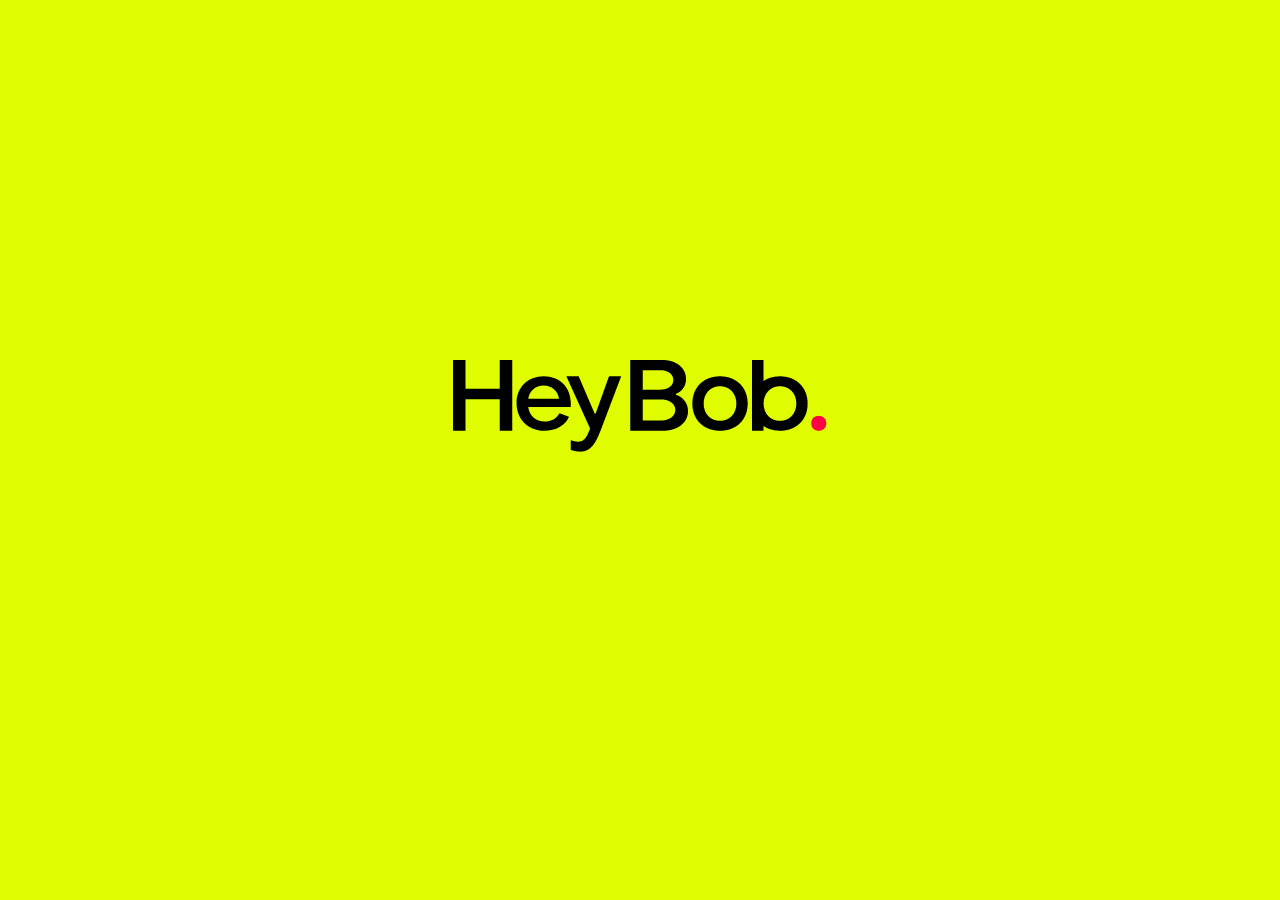
<file: index.html>
<!DOCTYPE html>
<html lang="fr-FR">
<head>
    <meta charset="UTF-8">
    <meta http-equiv="X-UA-Compatible" content="IE=edge">
    <meta name="viewport" content="width=device-width, initial-scale=1.0">
    <link rel="stylesheet" href="css/stylesheetHome.css">
    <title>HeyBob</title>
    
<!-- 
  -Creator : Léo Gauthier de porry
  -Proprety : HeyBob 
  -Create : 09/05/22
  -Last modif : 17/05/22 17h26
-->
</head> 
<body onload="myFunction()" style="margin:0;">
<div id="loader"><div id="loaderF"><img src="asset/logo.png" alt="Logo de heybob"></div></div>
<div style="display:none;" id="myDiv" class="transition">
<div id="container">
          
  
          
  <div id="home">

    <!-- Nav Bar  -->
            <nav>
                <div class="container revealLogo">
                    <div class="container logoScale">
                        <div id="headerHB"><a href="./index.html"><img src="asset/logo.png" alt="Logo de heybob" class="container logoScale"></a></div>
                    </div>
                </div>
                <div class="container revealHR">
                    <div id="headerC"><a href="./index/contactpage.html"><h1>contact</h1></a><h2>&nbsp;&nbsp;&nbsp;©2022</h2></div>
                </div>
            </nav>  
         
        <!-- Discovering -->
        <div id="discoveringBox">
            
            <div id="discover">
                <p> Visual identity development.</p>
                <br>
                <p>I transform your greatest ideas into unique design. Scroll to discover :)</p>
            </div>
            <br>
    <div class="container revealHL">
            <div id="infoMore">
                <p>heybob.pro@gmail.com</p>
                <br>
                <p>Available for every projects.<br>Currently in Toulon.</p>
            </div>
        </div>
    </div>

        <!-- Library ___________________________________________________________________________-->
        
    <div id="library">
        <div class="container revealHL" style="margin: 2%;">
          <div id="logos">
            <a href="./index/libraryIndex/logos.html">
              <span class="blocMenus">
                <p>Logos</p>
              </span>
            </a>
          </div>  
        </div>
        <div class="container revealHR " style="margin: 2%;">
          <div id="webapp">
            <a href="./index/libraryIndex/web&appdesign.html">
              <span class="blocMenus" >
                <p>Web & App<br>design</p>
              </span>
            </a>
          </div>
        </div>
        <div class="container revealHL" style="margin: 2%;">
          <div id="illu">
          <a href="./index/libraryIndex/illustrations.html">
            <span class="blocMenus">
               <p>Illustrations</p>
            </span>
          </a>
        </div>
        </div>
        <div class="container revealHR" style="margin: 2%;">
          <div id="com">
          <a href="./index/libraryIndex/communication.html">
            <span class="blocMenus">
                <p>Communication</p>
            </span>
          </a>
        </div>
        </div>
        <div class="container revealHL" style="margin: 2%;">
          <div id="motion">
          <a href="./index/libraryIndex/motionsdesign.html">
            <span class="blocMenus">
                <p>Motions design</p>
            </span>
          </a>
        </div>
        </div>
        <div class="container revealHR" style="margin: 2%;">
          <div id="printlayout">
          <a href="./index/libraryIndex/print&layout.html">
            <span class="blocMenus">
                <p>Print & Layout</p>
            </span>
          </a>
          </div>
          </div>
      </div>
    
        <!-- Propose More ____________________________________________________-->
        
        <section id="propose">
        <div class="container revealHL">
        <div id="lpropose">
            <p>You've reach the end that can be<br>show here.</p><br><br>
        </div>
        </div>
    
           <!-- New Project __________________________________________________ -->

            <section id="newProject">
                
                <!-- New Project 1 -->
                <div id="newContent_id1">
                    <div id="overlay1"><div class="container revealHL"><p>Urban index</p></div></div>
                </div>
                <!-- New Project 2 -->
                <div id="newContent_id2">
                    <div id="overlay2"><div class="container revealHL"><p>Anon'igme</p></div></div>
                </div>
                <!-- New Project 3 -->
                  
                <div id="newContent_id3">
                    <div id="overlay3"><div class="container revealHL"><p>Inktober</p></div></div>
                </div>
            </section>
        </section>  
</div>
</div>
</div>

<!-- Animations_JS -->    
<script>
    function transitionLogoScale() {
    var reveals = document.querySelectorAll(".logoScale");
    var posMax = document.getElementById("discoveringBox")


    for (var i = 0; i < reveals.length; i++) {
      var windowHeight = window.innerHeight; /* innerHeight = renvoi la hauteur d'ou est la fen */
      var elementTop = reveals[i].getBoundingClientRect().top;
      var elementVisible = 1;
  
      if (  elementTop += elementVisible ) {
        reveals[i].classList.add("active");
      } else {
        reveals[i].classList.remove("active");
      }
    }
    }

    function transitionLogo() {
    var reveals = document.querySelectorAll(".revealLogo");
  
    for (var i = 0; i < reveals.length; i++) {
      var windowHeight = window.innerHeight;
      var elementTop = reveals[i].getBoundingClientRect().top;
      var elementVisible = 170;
  
      if (elementTop < elementVisible) {
        reveals[i].classList.add("active");
      } else {
        reveals[i].classList.remove("active");
      }
    }
  }

  
function reveal() {
    var reveals = document.querySelectorAll(".reveal");
  
    for (var i = 0; i < reveals.length; i++) {
      var windowHeight = window.innerHeight;
      var elementTop = reveals[i].getBoundingClientRect().top;
      var elementVisible = 170;
  
      if (elementTop < windowHeight - elementVisible) {
        reveals[i].classList.add("active");
      } else {
        reveals[i].classList.remove("active");
      }
    }
  }
  function revealHR() {
        var reveals = document.querySelectorAll(".revealHR");
      
        for (var i = 0; i < reveals.length; i++) {
          var windowHeight = window.innerHeight;
          var elementTop = reveals[i].getBoundingClientRect().top;
          var elementVisible = 170;
      
          if (elementTop < windowHeight - elementVisible) {
            reveals[i].classList.add("active");
          } else {
            reveals[i].classList.remove("active");
          }
        }
      }

      function revealHL() {
      var reveals = document.querySelectorAll(".revealHL");
      
      for (var i = 0; i < reveals.length; i++) {
        var windowHeight = window.innerHeight;
        var elementTop = reveals[i].getBoundingClientRect().top;
        var elementVisible = 170;
    
        if (elementTop < windowHeight - elementVisible) {
          reveals[i].classList.add("active");
        } else {
          reveals[i].classList.remove("active");
        }
      }
    }
      window.addEventListener("scroll",transitionLogoScale);
      window.addEventListener("load", transitionLogo);
      window.addEventListener("scroll", revealHR);
      window.addEventListener("scroll", revealHL);
      window.addEventListener("scroll", reveal);
</script>

<!-- Animation Loader -->
<script>
     
     /* LOADER A CHARGEMENT DOM */
/*    function work() { 
      
  
  }
  
  if (document.readyState == 'loading') {
  
    // en cours de chargement, attendez l'événement
   
    document.addEventListener('DOMContentLoaded', work);
  } else {
    // DOM est prêt!
    work();
  }
  */

  /* LOADER A MINUTEUR */
   var myVar;
  function myFunction() {
     document.getElementById("loader").style.display = "block";
     
          myVar = setTimeout(showPage, 3000);
        }
        
  function showPage() {
   document.getElementById("loader").style.display = "none";
   document.getElementById("myDiv").style.display = "block";
    }      
  
    </script>
    
</body>
</html>
</file>
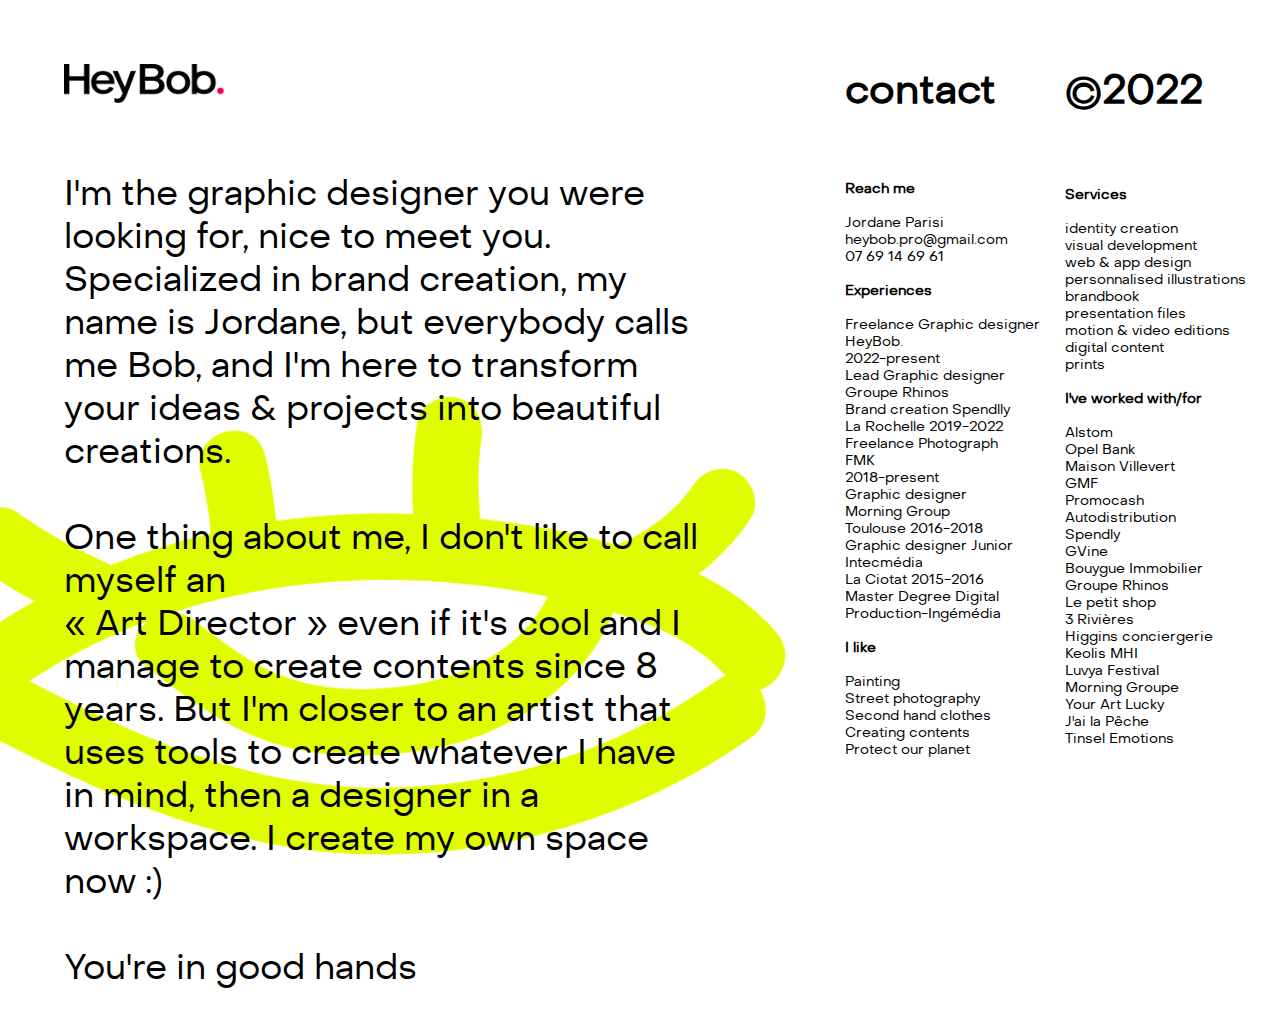
<file: index/contactpage.html>
<!DOCTYPE html>
<html lang="fr-FR">
<head>
    <meta charset="UTF-8">
    <meta http-equiv="X-UA-Compatible" content="IE=edge">
    <meta name="viewport" content="width=device-width, initial-scale=1.0">
    <link rel="stylesheet" href="../css/contactCss/stylesheetContactMobile.css">
    <title>HeyBob</title>
</head>
<body onload="myFunction()" style="margin:0;">
    <div id="loader"></div>
    <div style="display:none;" id="myDiv" class="transition">
        <div id="container">
           
            <section id="header">
                <div id="headerHB"><a href="../index.html"><img src="../asset/logo.png" alt="HeyBob_Logo"></a>
                    <section id="part1">
                    <p>I'm the graphic designer you were looking for, nice to meet you. Specialized in brand creation, my name is Jordane, but everybody calls me Bob, and I'm here to transform your ideas & projects into beautiful creations.<br><br>
                    One thing about me, I don't like to call myself an <br>« Art Director » even if it's cool and I manage to create contents since 8 years. But I'm closer to an artist that uses tools to create whatever I have in mind, then a designer in a workspace. I create my own space now :)<br>
                    <br>You're in good hands</p>
                    </section>
                </div>
                <div id="headerC"><a href="../index/contactpage.html"><h2>contact</h2></a>
                    <section id="part2"><br> 
                    <p><b>Reach me</b><br><br>Jordane Parisi<br>heybob.pro@gmail.com<br>07 69 14 69 61<br><br><strong>Experiences</strong><br><br>Freelance Graphic designer
                    <br>HeyBob.<br>2022-present<br>Lead Graphic designer<br>Groupe Rhinos<br>Brand creation Spendlly<br>La Rochelle 2019-2022<br>Freelance Photograph
                    <br>FMK<br>2018-present<br>Graphic designer<br>Morning Group<br>Toulouse 2016-2018<br>Graphic designer Junior<br>Intecmédia<br>La Ciotat 2015-2016
                    <br>Master Degree Digital<br>Production-Ingémédia<br><br><strong>I like</strong><br><br>
                    Painting<br>Street photography<br>Second hand clothes<br>Creating contents<br>Protect our planet</p>
                </section>
                </div>
                <div id="headerD">
                    <h3>©2022</h3>
                    <section id="part3">
                    <br>
                    <p><strong>Services</strong><br><br>identity creation<br>visual development<br>web & app design<br>personnalised illustrations<br>brandbook<br>presentation files
                    <br>motion & video editions<br>digital content<br>prints<br><br><strong>I've worked with/for</strong><br><br>Alstom<br>Opel Bank<br>Maison Villevert<br>GMF<br>
                    Promocash<br>Autodistribution<br>Spendly<br>GVine<br>Bouygue Immobilier<br>Groupe Rhinos<br>Le petit shop<br>3 Rivières<br>Higgins conciergerie
                    <br>Keolis MHI<br>Luvya Festival<br>Morning Groupe<br>Your Art Lucky<br>J'ai la Pêche<br>Tinsel Emotions </p>
                    </section>  
                </div>
            </section>
        </div>
    </div>
        <!-- LOADER -->
        <script>
          var myVar;
         function myFunction() {
                document.getElementById("loader").style.display = "block";
                 myVar = setTimeout(showPage, 1);
               }
               
         function showPage() {
          document.getElementById("loader").style.display = "none";
          document.getElementById("myDiv").style.display = "block";
           }      
         
           </script>
</body>
</html>
</file>
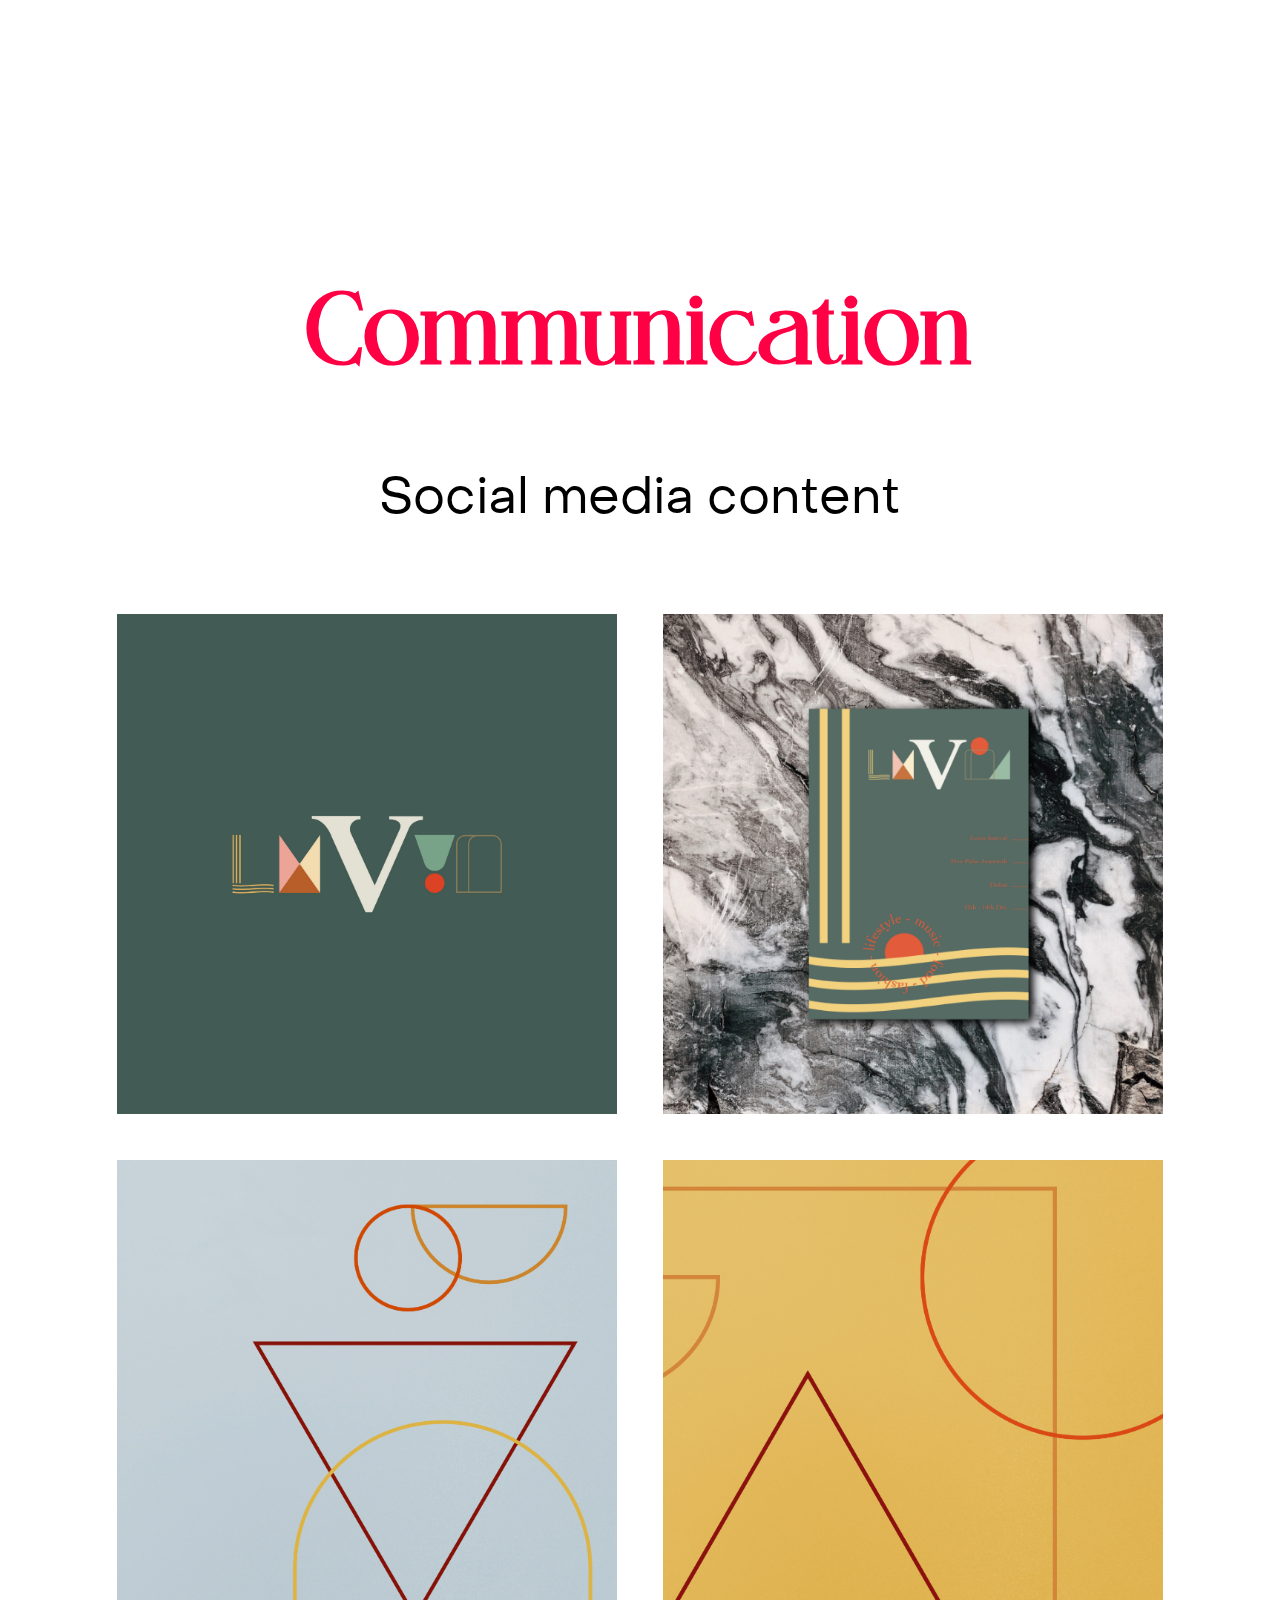
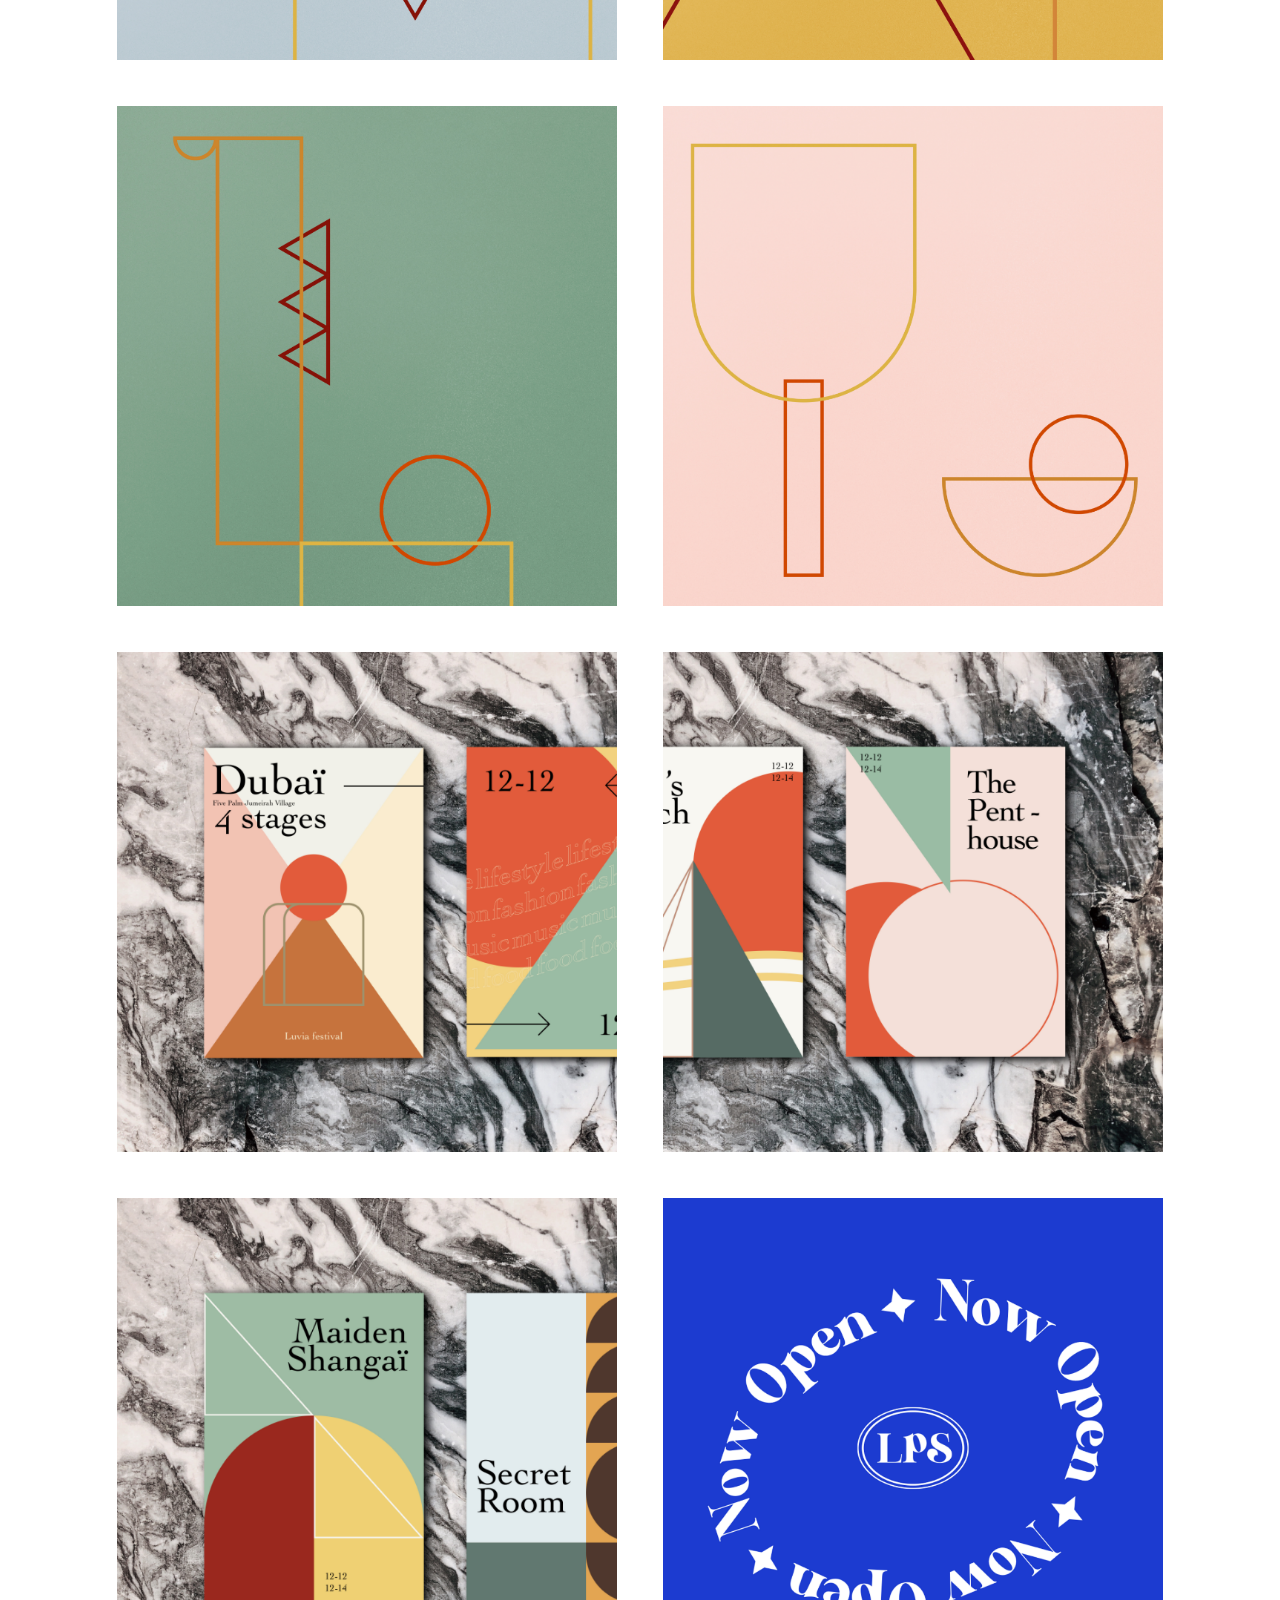
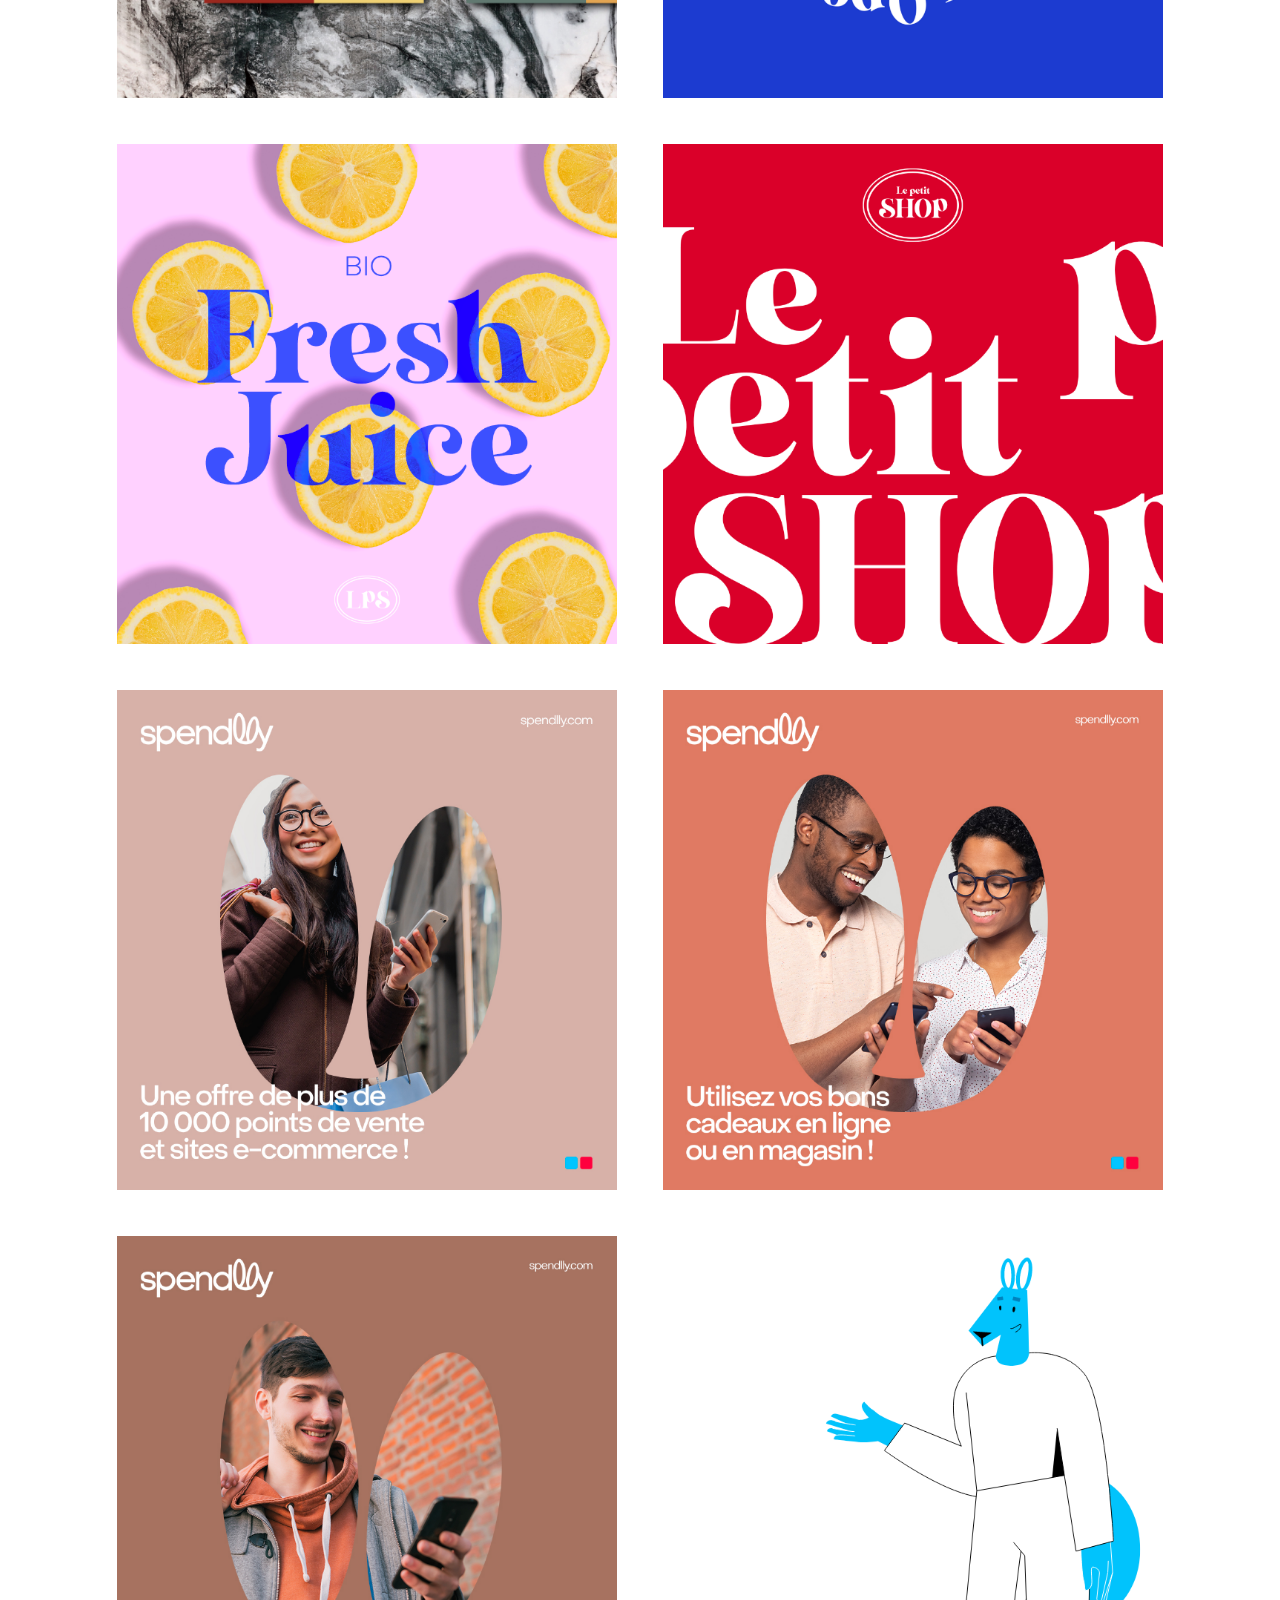
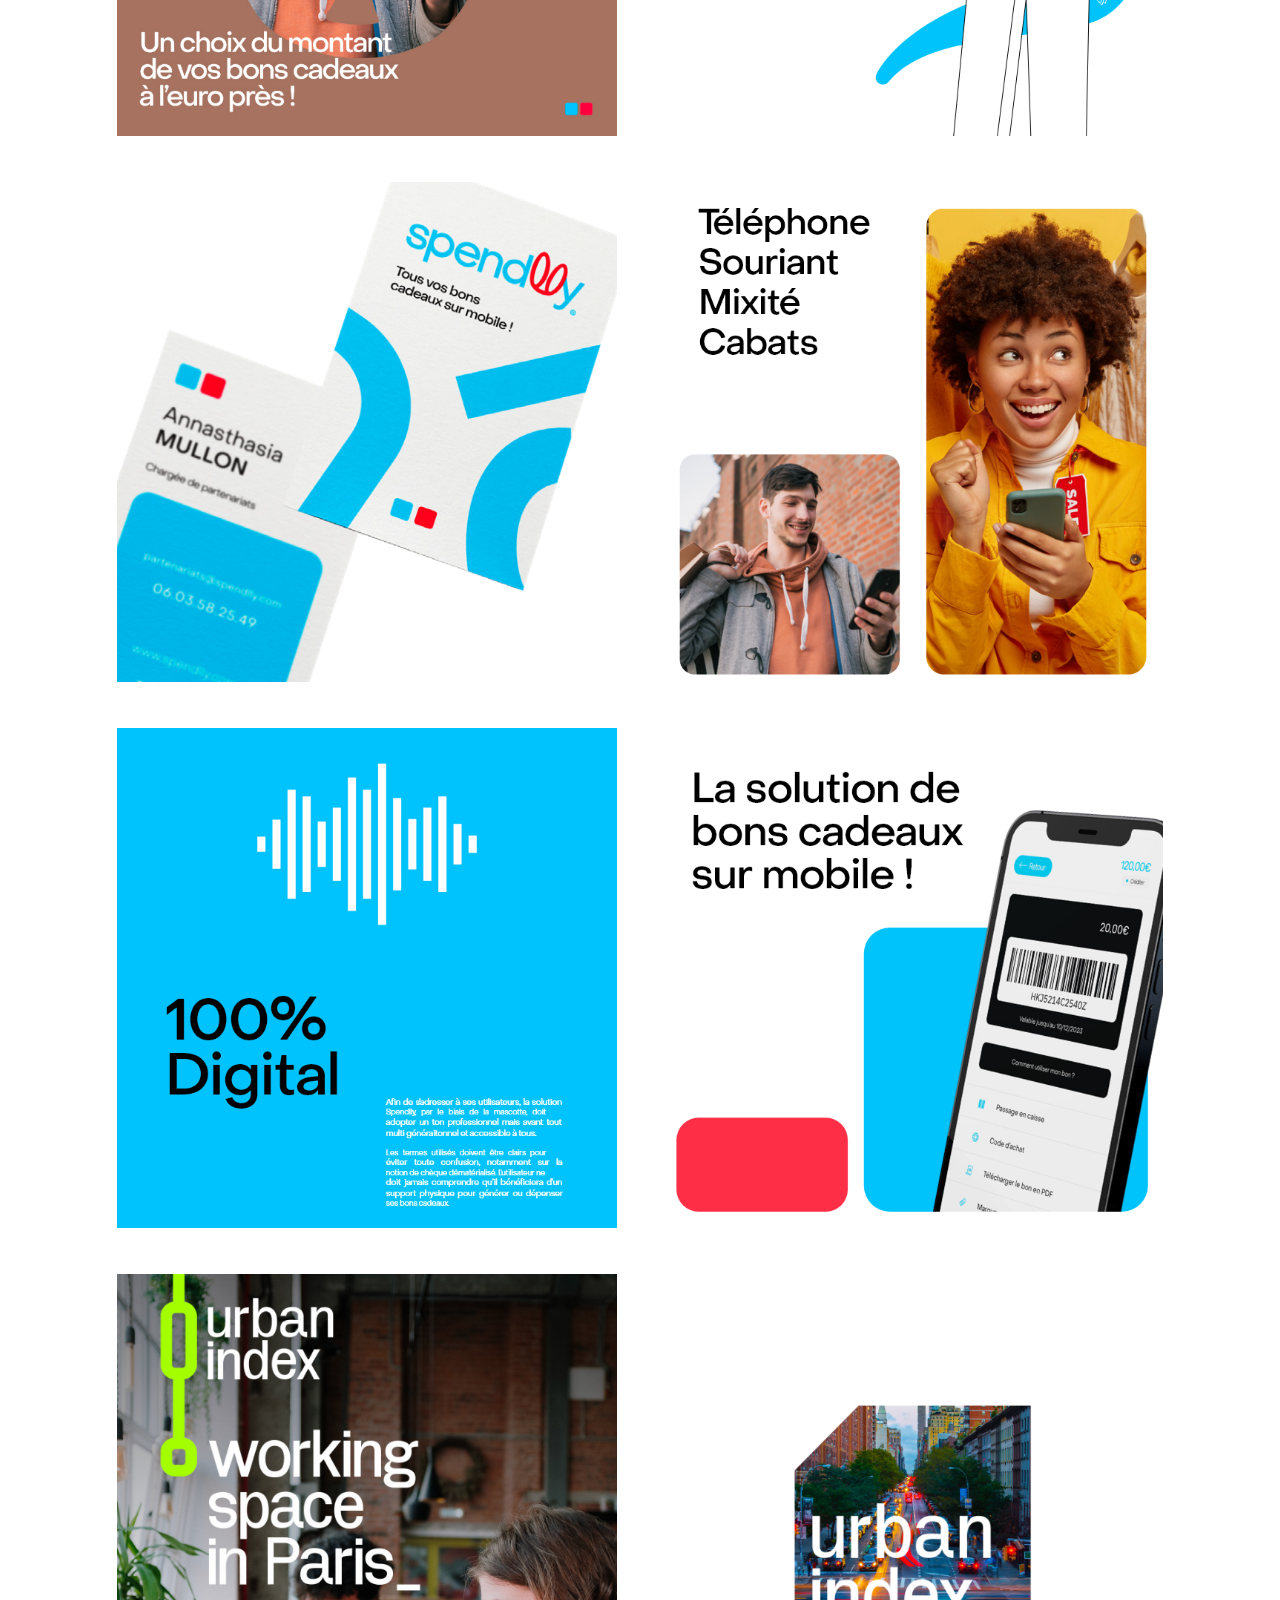
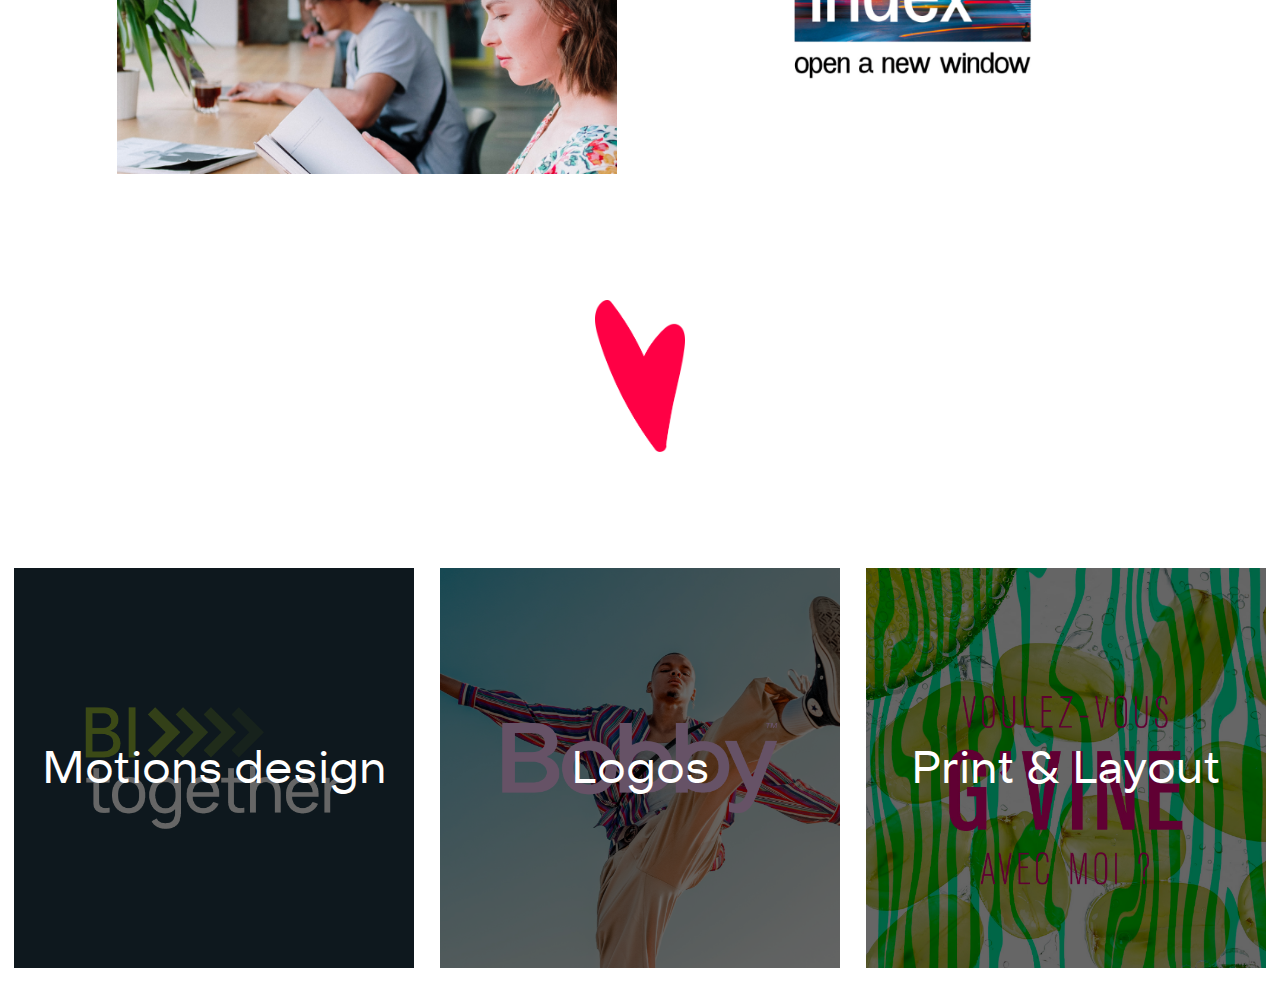
<file: index/libraryIndex/communication.html>
<!DOCTYPE html>
<html lang="fr-FR">
<head>
    <meta charset="UTF-8">
    <meta http-equiv="X-UA-Compatible" content="IE=edge">
    <meta name="viewport" content="width=device-width, initial-scale=1.0">
    <link rel="stylesheet" href="../../css/comCss/stylesheetCom.css">
    <title>Illustrations</title>
</head>
<body onload="myFunction()" style="margin:0;">
    <div id="loader"></div>
    <div style="display:none;" id="myDiv" class="transition">
        <div id="container">
         
        <nav>   
                <div class="container revealHL">
                    <div id="headerHB"><a href="../../index.html"><img src="../../asset/logo.png" alt="Logo de heybob" class="container logoScale"></a></div>
                </div>
                <div class="container revealHR">
                    <div id="headerC"><a href="../../index/contactpage.html"><h2>contact</h2></a><h3>&nbsp;©2022</h3></div>
                </div>
        </nav>
        <header>
            <h1>Communication</h1>
            <p>Social media content</p>
        </header>  
        <main> 
            
            <section id="library">
                <div class="content">
                    <div id="image1"></div>
                </div>
                <div class="content">
                    <div id="image2"></div>
                </div>
                <div class="content">
                    <div id="image3"></div>
                </div>
                <div class="content">
                    <div id="image4"></div>
                </div>
                <div class="content">
                    <div id="image5"></div>
                </div>
                <div class="content">
                    <div id="image6"></div>
                </div>
                <div class="content">
                    <div id="image7"></div>
                </div>
                <div class="content">
                    <div id="image8"></div>
                </div>
                <div class="content">
                    <div id="image9"></div>
                </div>
                <div class="content">
                    <div id="image10"></div>
                </div>
                <div class="content">
                    <div id="image11"></div>
                </div>
                <div class="content">
                    <div id="image12"></div>
                </div>
                <div class="content">
                    <div id="image13"></div>
                </div>
                <div class="content">
                    <div id="image14"></div>
                </div>
                <div class="content">
                    <div id="image15"></div>
                </div>
                <div class="content">
                    <div id="image16"></div>
                </div>
                <div class="content">
                    <div id="image17"></div>
                </div>
                <div class="content">
                    <div id="image18"></div>
                </div>
                <div class="content">
                    <div id="image19"></div>
                </div>
                <div class="content">
                    <div id="image20"></div>
                </div>
                <div class="content">
                    <div id="image21"></div>
                </div>
                <div class="content">
                    <div id="image22"></div>
                </div>
            </section>
        </main>
        <footer>
            <section id="propose">
                <div class="container revealHL">
                    <p>You've reach the end that can be<br>show here.</p><br><br>
                </div>
            </section>
            <section id="libraryIndex">
                   <div id="motionsdesign">
                      <a href="./motionsdesign.html">
                        <span class="blocMenus" >
                          <p>Motions design</p>
                        </span>
                      </a>
                    </div>
                    <div id="logos">
                    <a href="./logos.html">
                      <span class="blocMenus">
                         <p>Logos</p>
                      </span>
                    </a>
                    </div>
                    <div id="printlayout">
                    <a href="./print&layout.html">
                      <span class="blocMenus">
                          <p>Print & Layout</p>
                      </span>
                    </a>
                    </div>
            </section>
        </footer>
        </div>
    </div>
    <!-- LOADER -->
<script>
        var myVar;
       function myFunction() {
              document.getElementById("loader").style.display = "block";
               myVar = setTimeout(showPage, 1);
             }
             
       function showPage() {
        document.getElementById("loader").style.display = "none";
        document.getElementById("myDiv").style.display = "block";
        
         }      

         /* REVEAL */
         function revealHR() {
        var reveals = document.querySelectorAll(".revealHR");
      
        for (var i = 0; i < reveals.length; i++) {
          var windowHeight = window.innerHeight;
          var elementTop = reveals[i].getBoundingClientRect().top;
          var elementVisible = 170;
      
          if (elementTop < windowHeight - elementVisible) {
            reveals[i].classList.add("active");
          } else {
            reveals[i].classList.remove("active");
          }
        }
      }
      function revealHL() {
      var reveals = document.querySelectorAll(".revealHL");
      
      for (var i = 0; i < reveals.length; i++) {
        var windowHeight = window.innerHeight;
        var elementTop = reveals[i].getBoundingClientRect().top;
        var elementVisible = 170;
    
        if (elementTop < windowHeight - elementVisible) {
          reveals[i].classList.add("active");
        } else {
          reveals[i].classList.remove("active");
        }
      }
    }
    window.addEventListener("scroll", revealHR);
    window.addEventListener("scroll", revealHL);
</script>
</body>
</html>
</file>
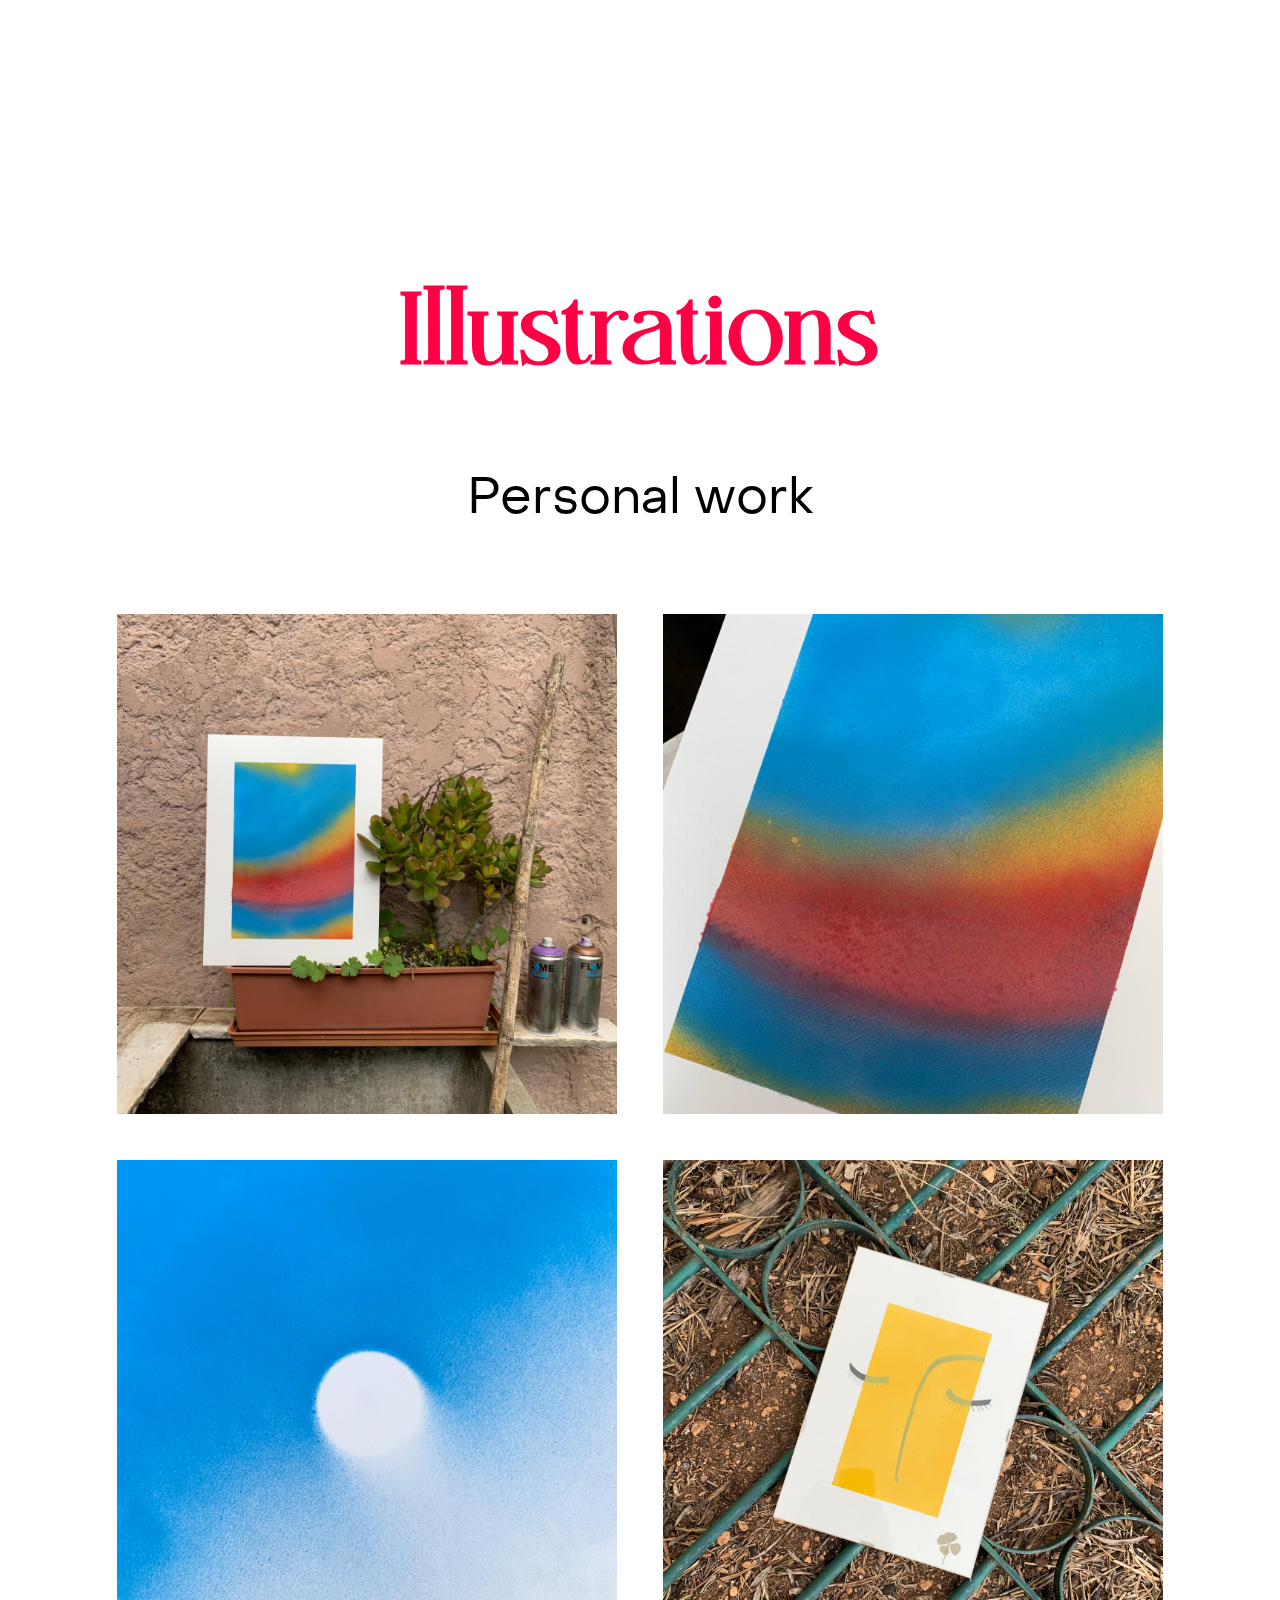
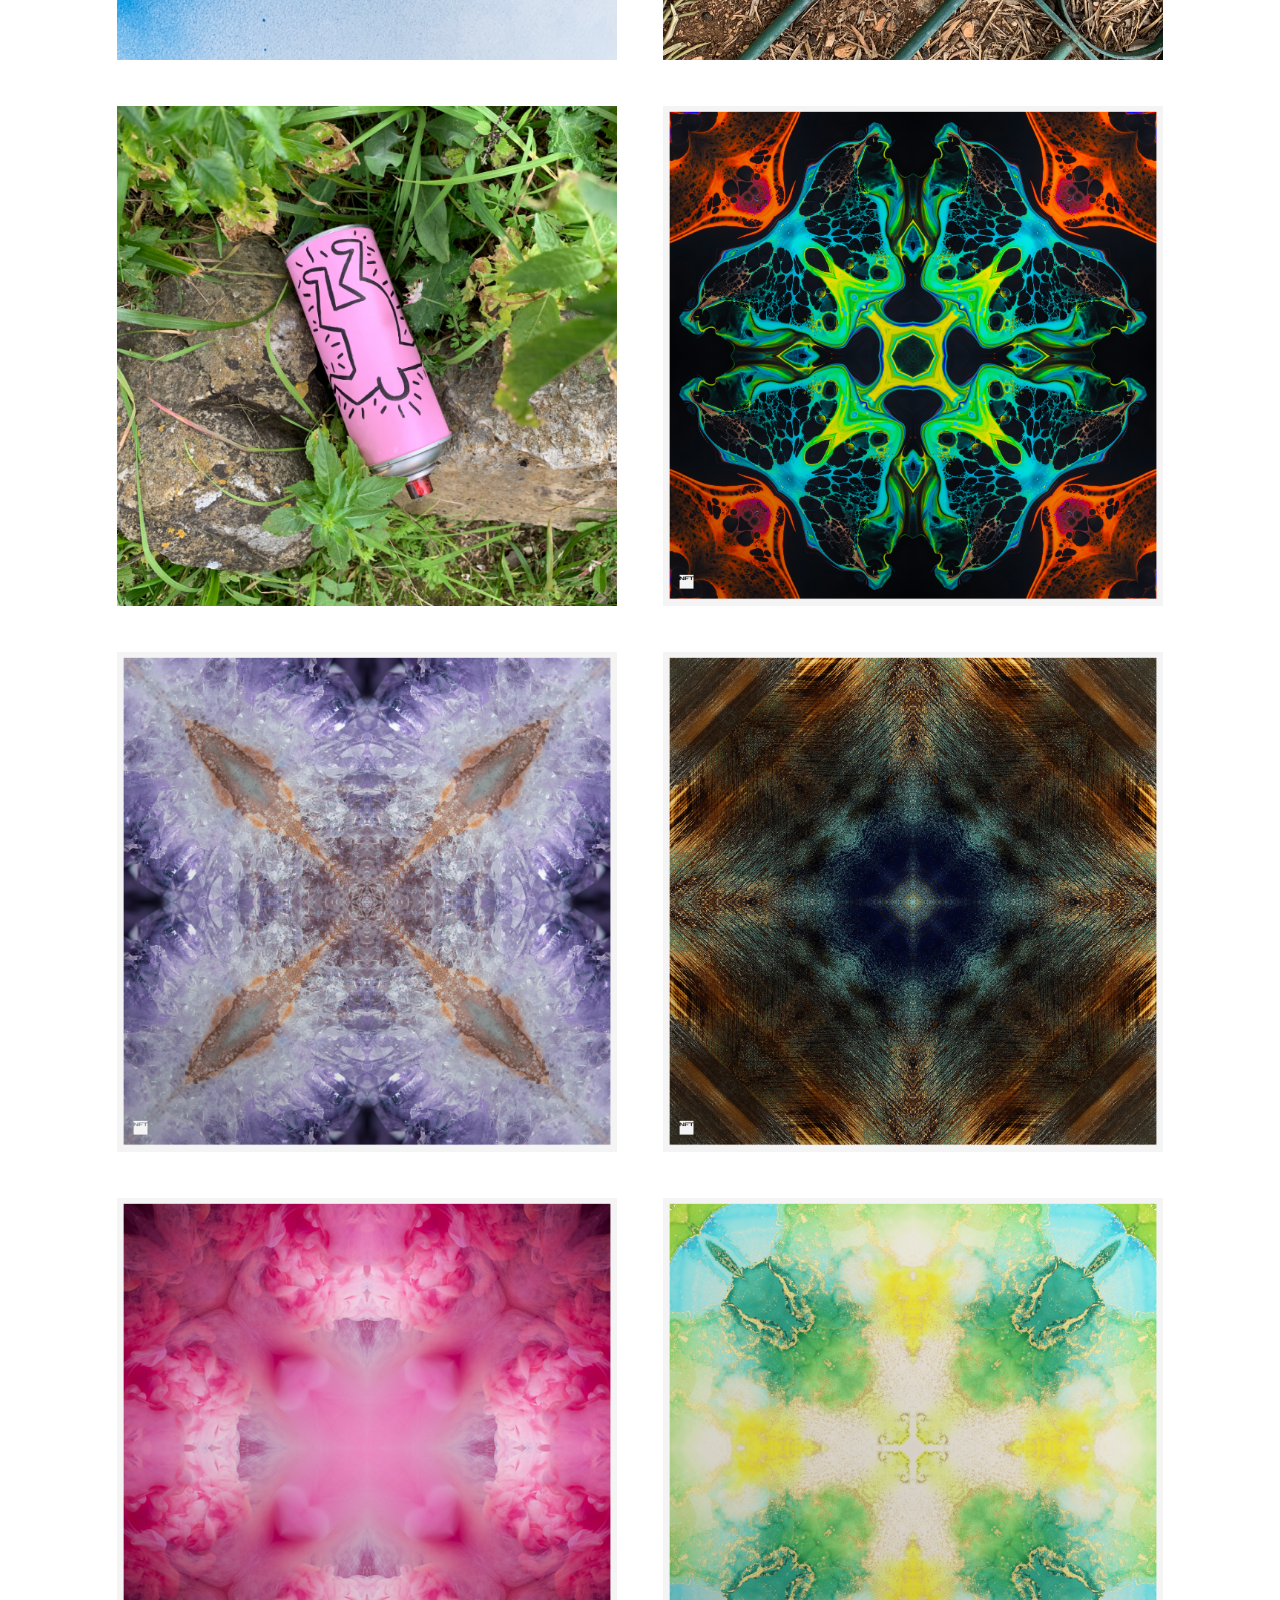
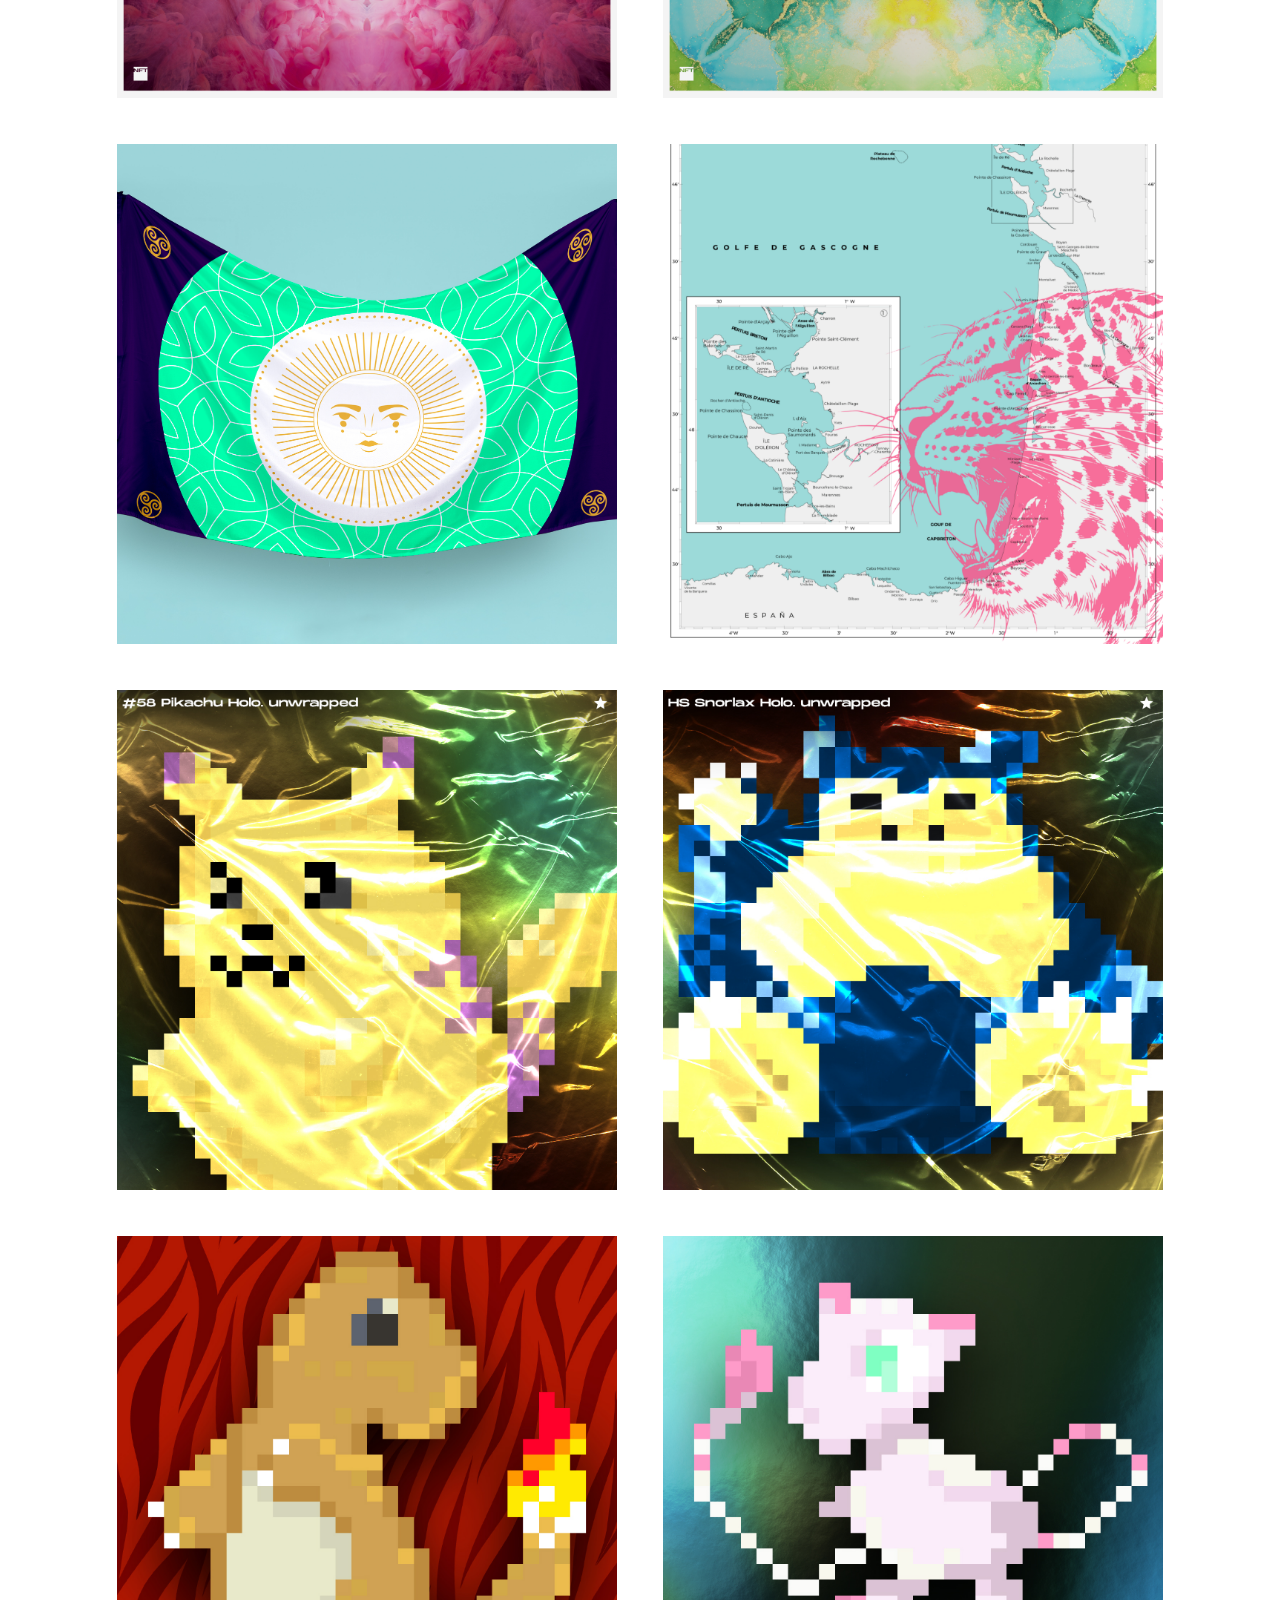
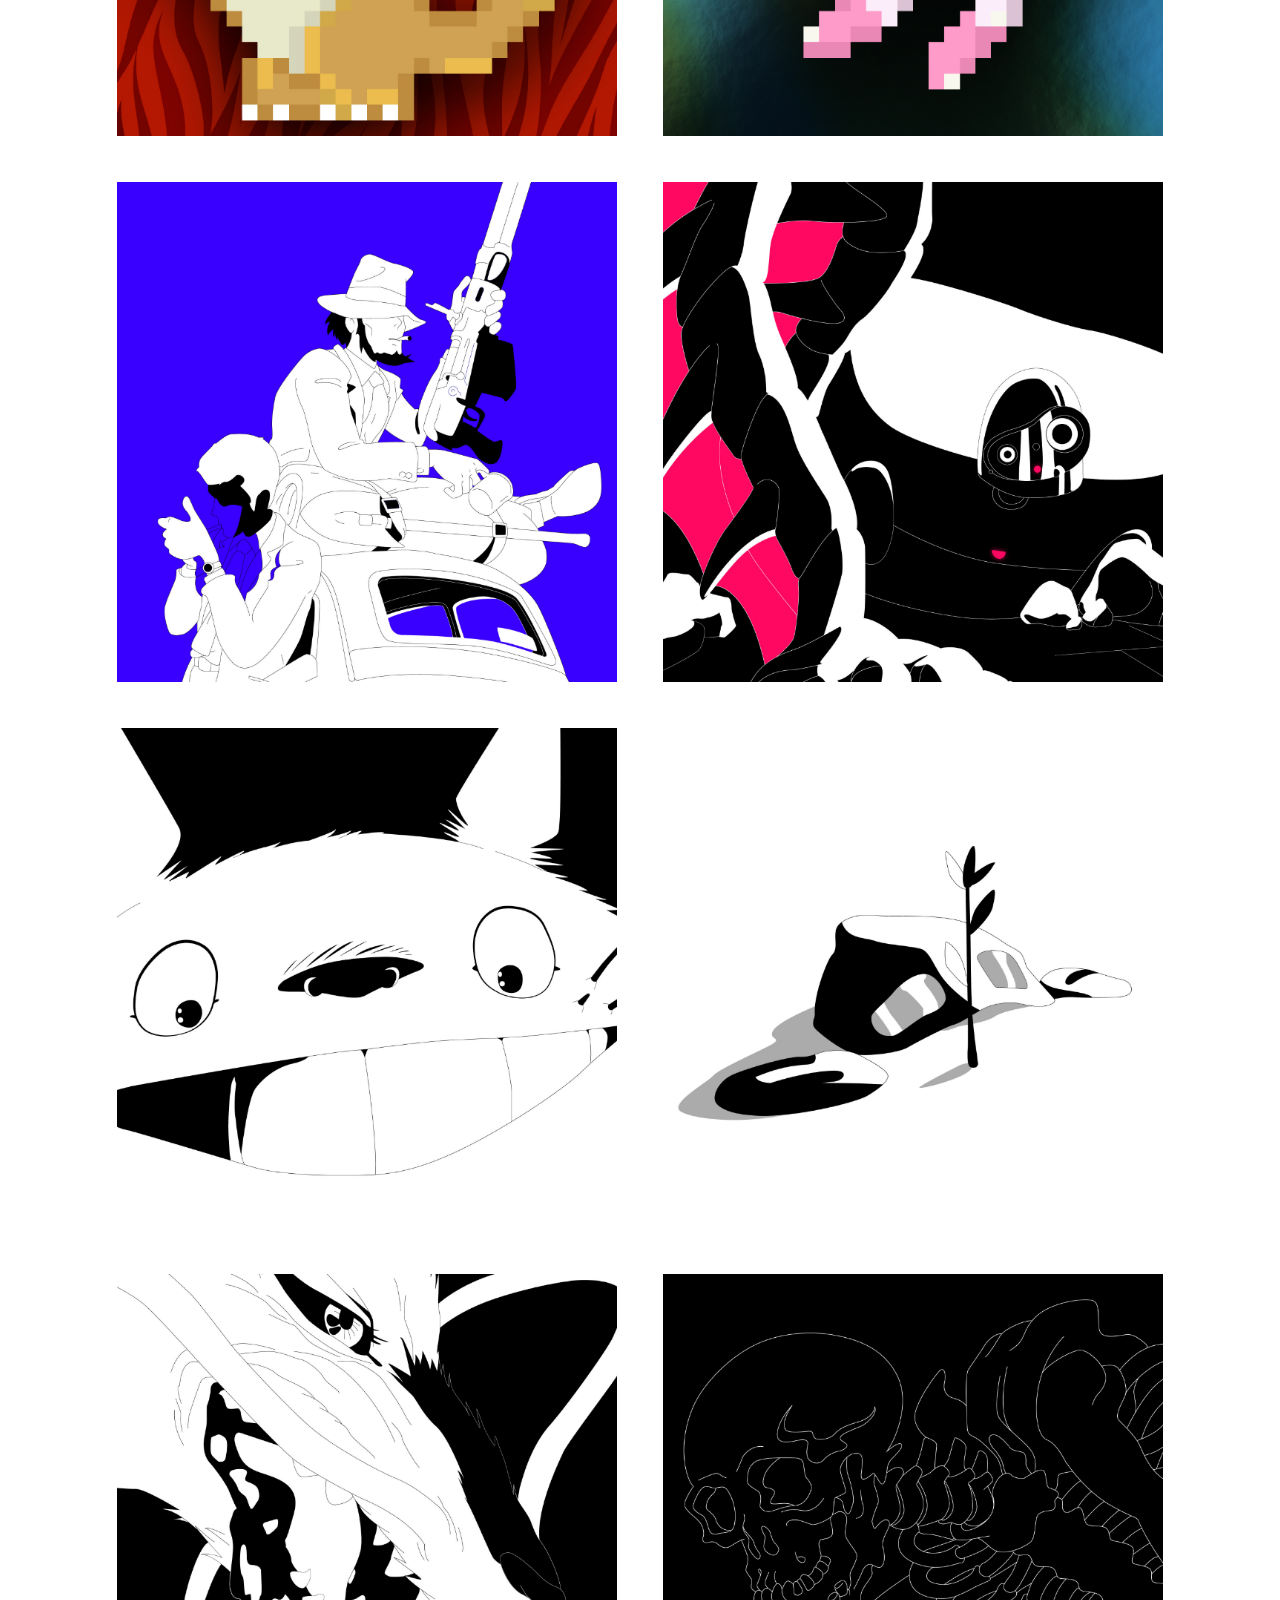
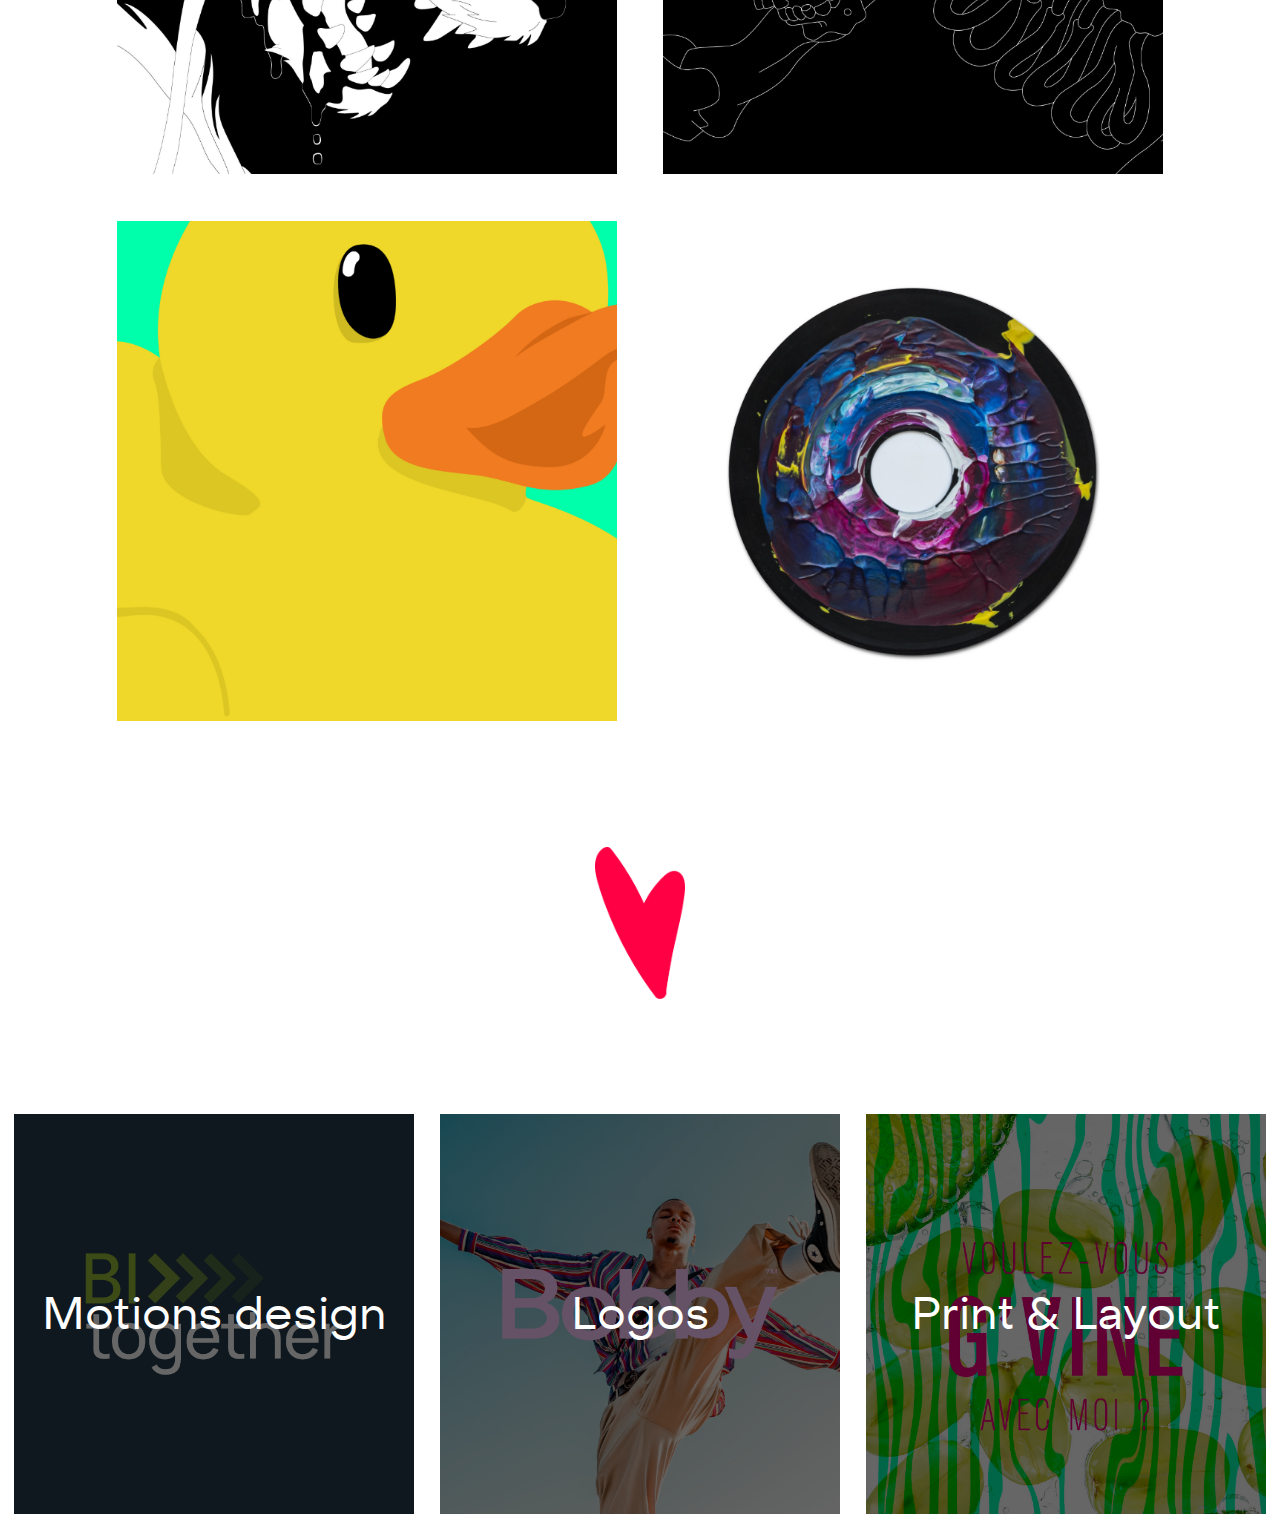
<file: index/libraryIndex/illustrations.html>
<!DOCTYPE html>
<html lang="fr-FR">
<head>
    <meta charset="UTF-8">
    <meta http-equiv="X-UA-Compatible" content="IE=edge">
    <meta name="viewport" content="width=device-width, initial-scale=1.0">
    <link rel="stylesheet" href="../../css/illuCss/stylesheetillu.css">
    <title>Illustrations</title>
</head>
<body onload="myFunction()" style="margin:0;">
    <div id="loader"></div>
    <div style="display:none;" id="myDiv" class="transition">
        <div id="container">
         
        <nav>   
                <div class="container revealHL">
                    <div id="headerHB"><a href="../../index.html"><img src="../../asset/logo.png" alt="Logo de heybob" class="container logoScale"></a></div>
                </div>
                <div class="container revealHR">
                    <div id="headerC"><a href="../../index/contactpage.html"><h2>contact</h2></a><h3>&nbsp;©2022</h3></div>
                </div>
        </nav>
        <header>
            <h1>Illustrations</h1>
            <p>Personal work</p>
        </header>  
        <main> 
            
            <section id="library">
                <div class="content">
                    <div id="image1"></div>
                </div>
                <div class="content">
                    <div id="image2"></div>
                </div>
                <div class="content">
                    <div id="image3"></div>
                </div>
                <div class="content">
                    <div id="image4"></div>
                </div>
                <div class="content">
                    <div id="image5"></div>
                </div>
                <div class="content">
                    <div id="image6"></div>
                </div>
                <div class="content">
                    <div id="image7"></div>
                </div>
                <div class="content">
                    <div id="image8"></div>
                </div>
                <div class="content">
                    <div id="image9"></div>
                </div>
                <div class="content">
                    <div id="image10"></div>
                </div>
                <div class="content">
                    <div id="image11"></div>
                </div>
                <div class="content">
                    <div id="image12"></div>
                </div>
                <div class="content">
                    <div id="image13"></div>
                </div>
                <div class="content">
                    <div id="image14"></div>
                </div>
                <div class="content">
                    <div id="image15"></div>
                </div>
                <div class="content">
                    <div id="image16"></div>
                </div>
                <div class="content">
                    <div id="image17"></div>
                </div>
                <div class="content">
                    <div id="image18"></div>
                </div>
                <div class="content">
                    <div id="image19"></div>
                </div>
                <div class="content">
                    <div id="image20"></div>
                </div>
                <div class="content">
                    <div id="image21"></div>
                </div>
                <div class="content">
                    <div id="image22"></div>
                </div>
                <div class="content">
                    <div id="image23"></div>
                </div>
                <div class="content">
                    <div id="image24"></div>
                </div>
            </section>
        </main>
        <footer>
            <section id="propose">
                <div class="container revealHL">
                    <p>You've reach the end that can be<br>show here.</p><br><br>
                </div>
            </section>
            <section id="libraryIndex">
                   <div id="motionsdesign">
                      <a href="./motionsdesign.html">
                        <span class="blocMenus" >
                          <p>Motions design</p>
                        </span>
                      </a>
                    </div>
                    <div id="logos">
                    <a href="./logos.html">
                      <span class="blocMenus">
                         <p>Logos</p>
                      </span>
                    </a>
                    </div>
                    <div id="printlayout">
                    <a href="./print&layout.html">
                      <span class="blocMenus">
                          <p>Print & Layout</p>
                      </span>
                    </a>
                    </div>
            </section>
        </footer>
        </div>
    </div>
    <!-- LOADER -->
<script>
        var myVar;
       function myFunction() {
              document.getElementById("loader").style.display = "block";
               myVar = setTimeout(showPage, 1);
             }
             
       function showPage() {
        document.getElementById("loader").style.display = "none";
        document.getElementById("myDiv").style.display = "block";
        
         }      

         /* REVEAL */
         function revealHR() {
        var reveals = document.querySelectorAll(".revealHR");
      
        for (var i = 0; i < reveals.length; i++) {
          var windowHeight = window.innerHeight;
          var elementTop = reveals[i].getBoundingClientRect().top;
          var elementVisible = 170;
      
          if (elementTop < windowHeight - elementVisible) {
            reveals[i].classList.add("active");
          } else {
            reveals[i].classList.remove("active");
          }
        }
      }
      function revealHL() {
      var reveals = document.querySelectorAll(".revealHL");
      
      for (var i = 0; i < reveals.length; i++) {
        var windowHeight = window.innerHeight;
        var elementTop = reveals[i].getBoundingClientRect().top;
        var elementVisible = 170;
    
        if (elementTop < windowHeight - elementVisible) {
          reveals[i].classList.add("active");
        } else {
          reveals[i].classList.remove("active");
        }
      }
    }
    window.addEventListener("scroll", revealHR);
    window.addEventListener("scroll", revealHL);
</script>
</body>
</html>
</file>
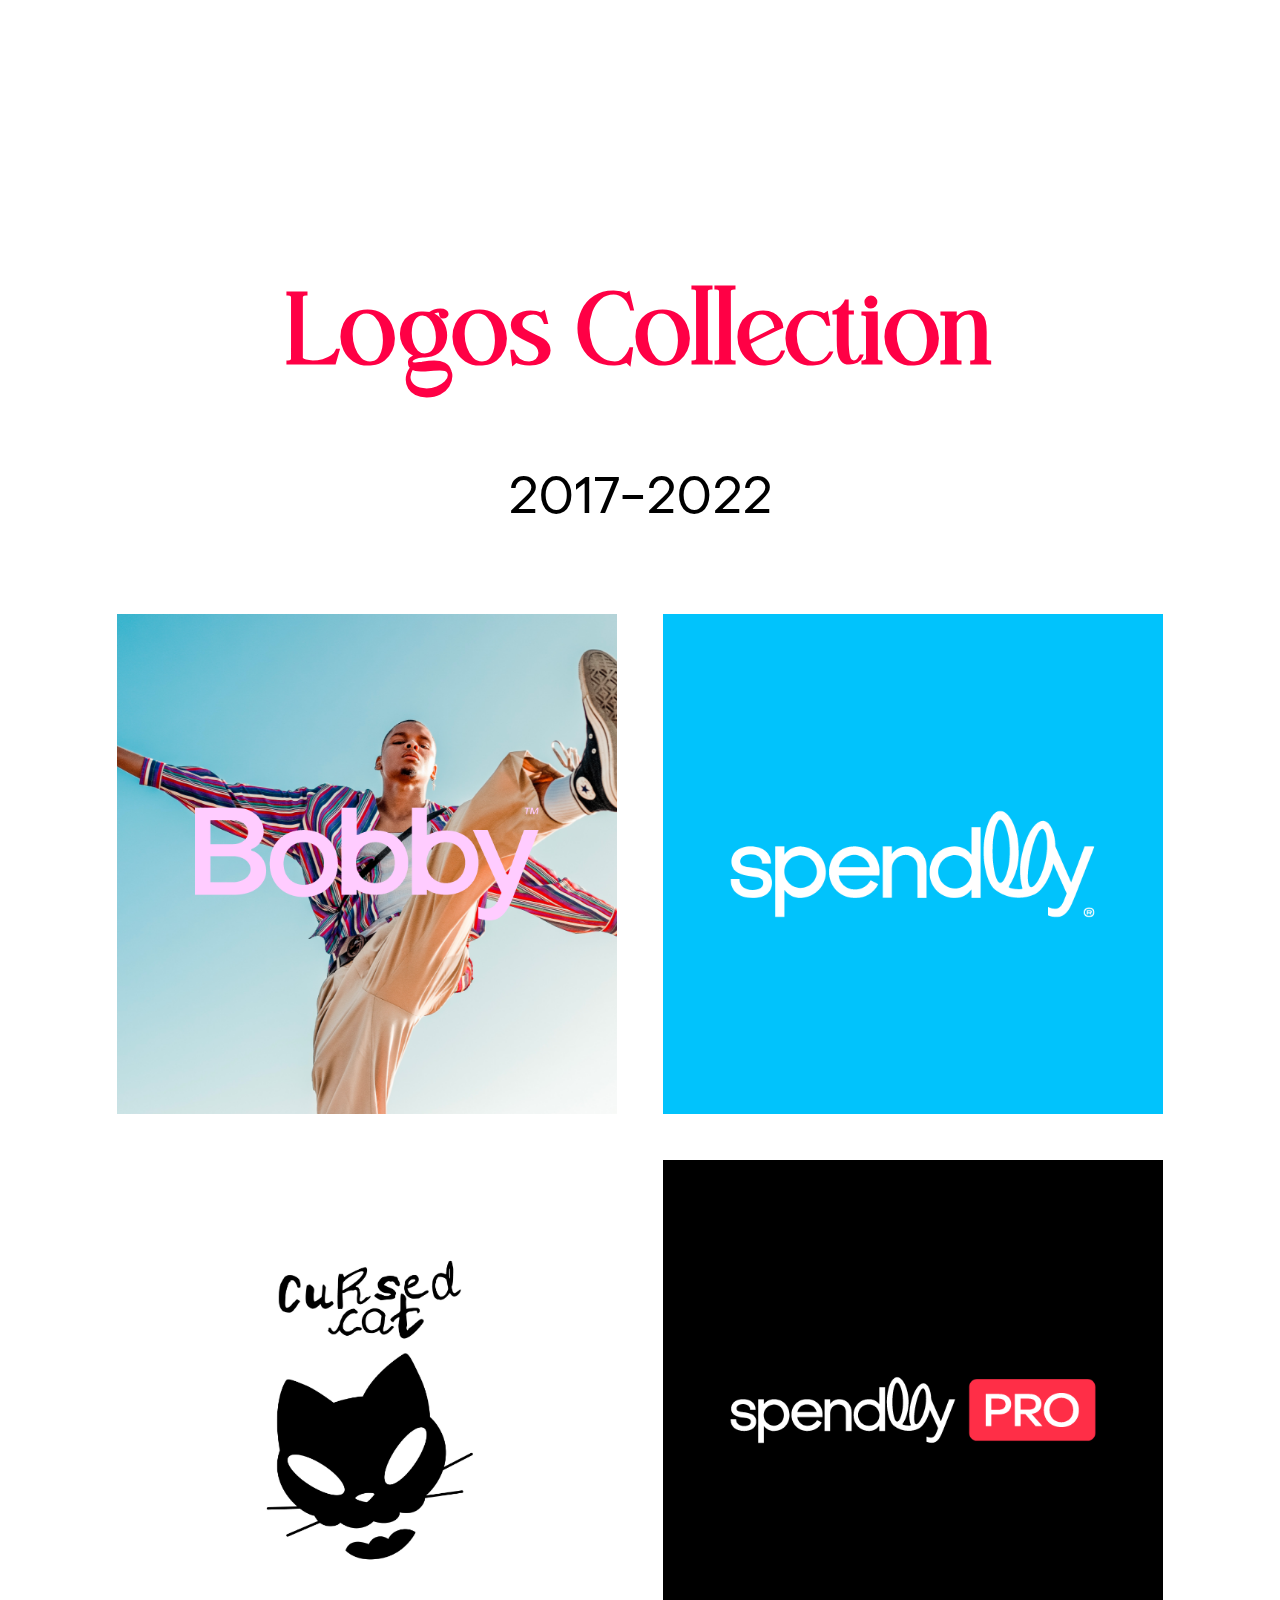
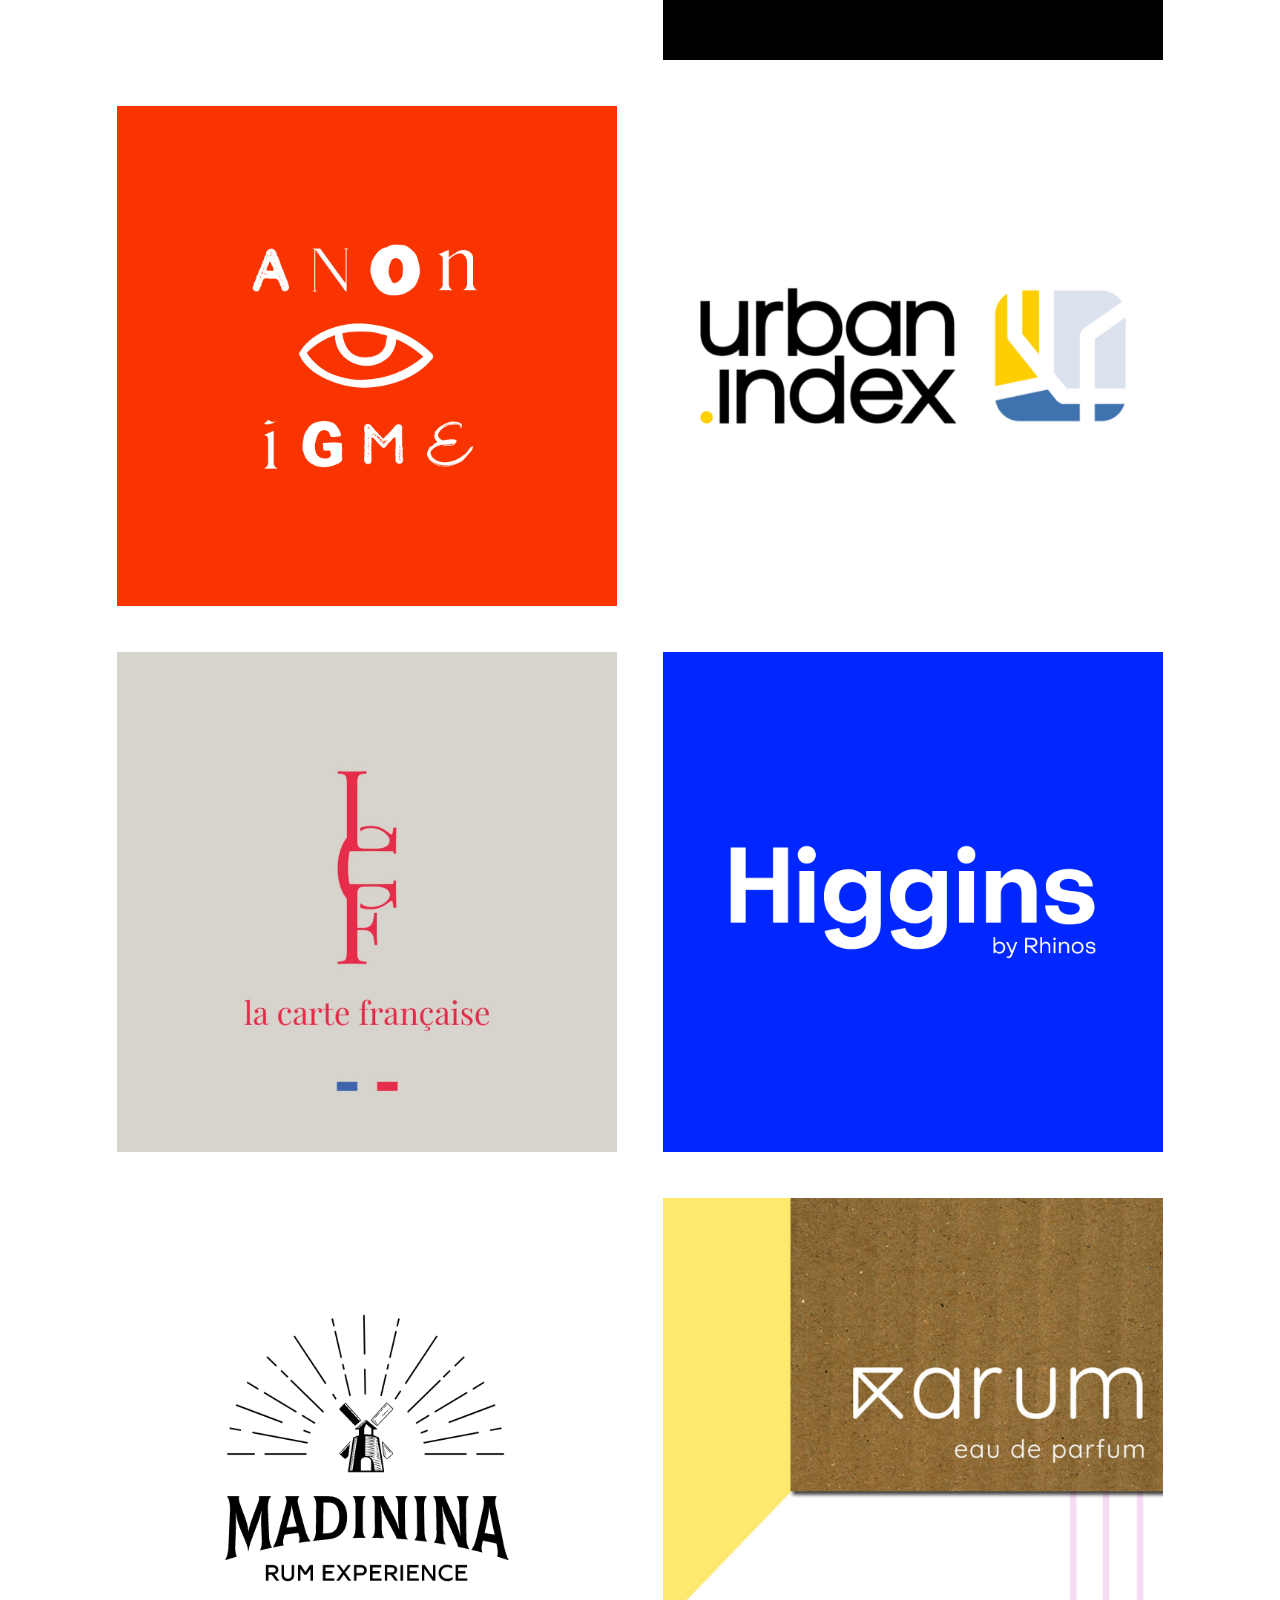
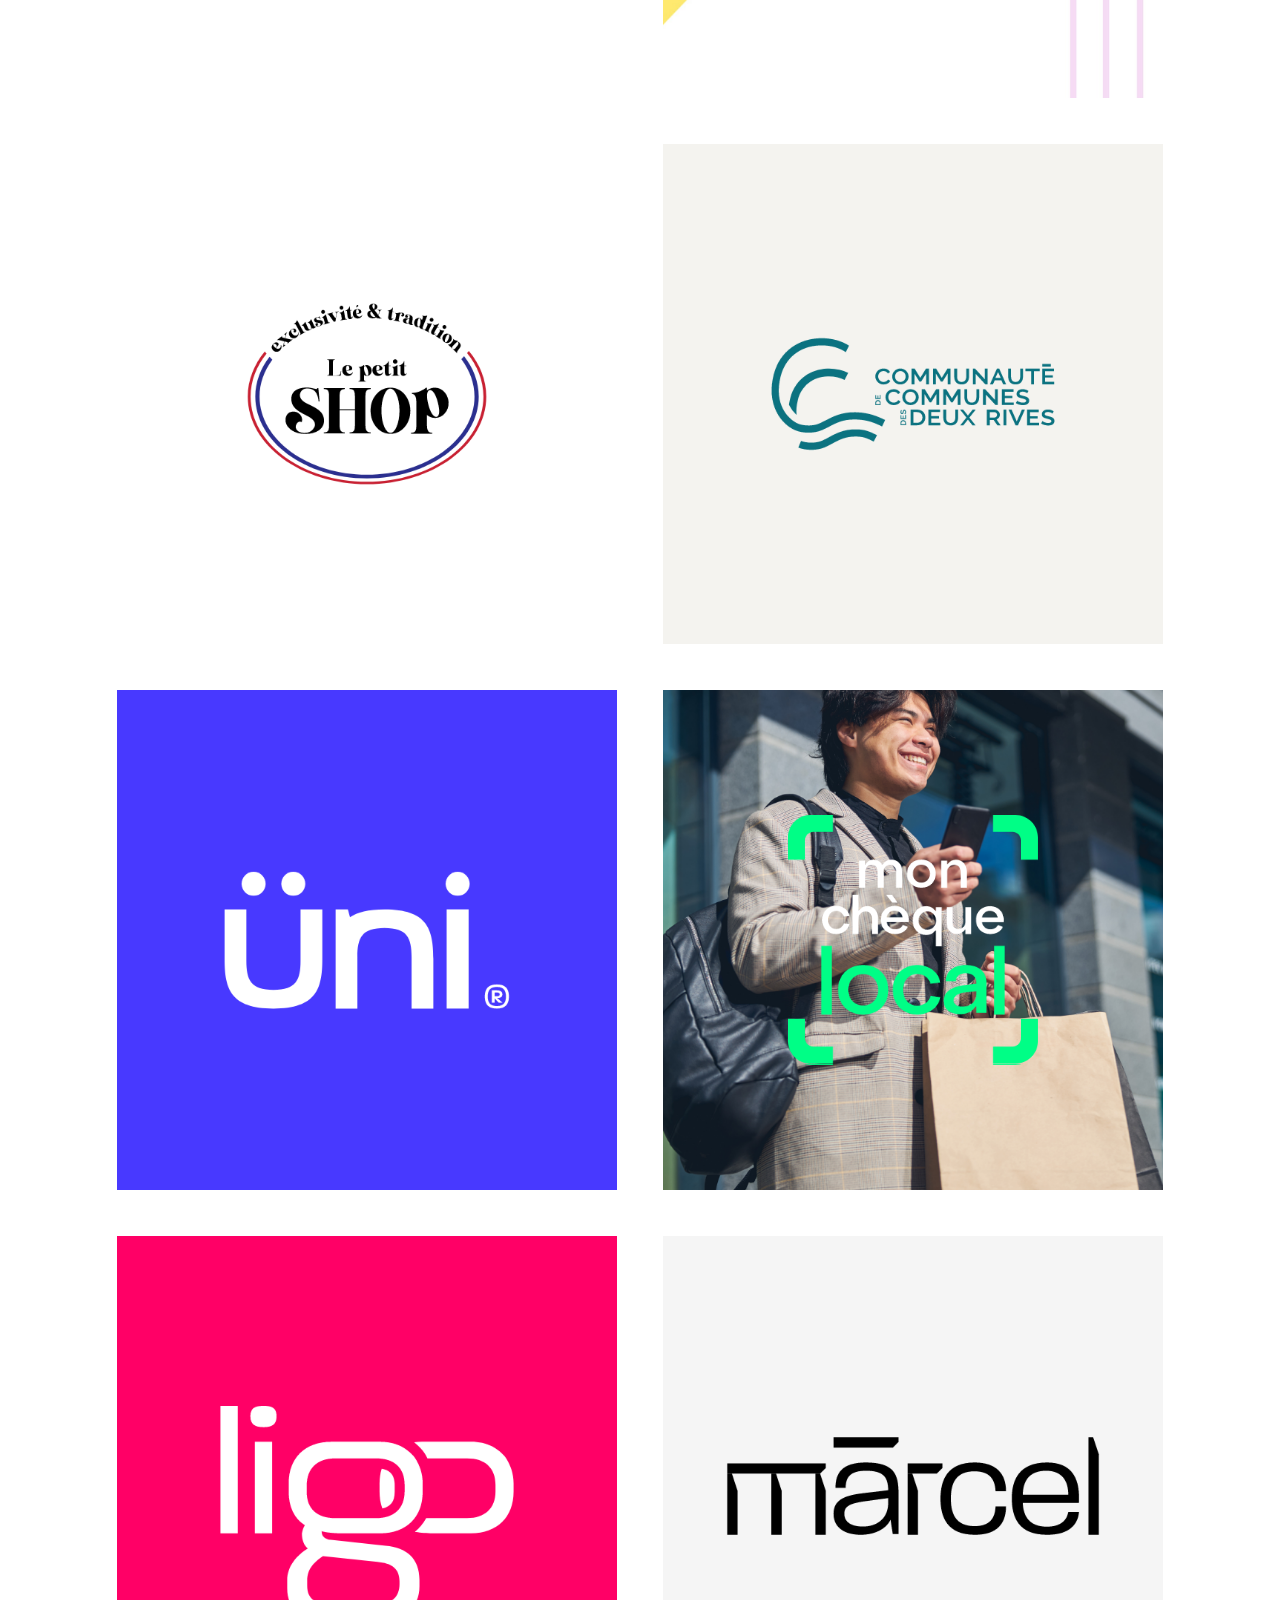
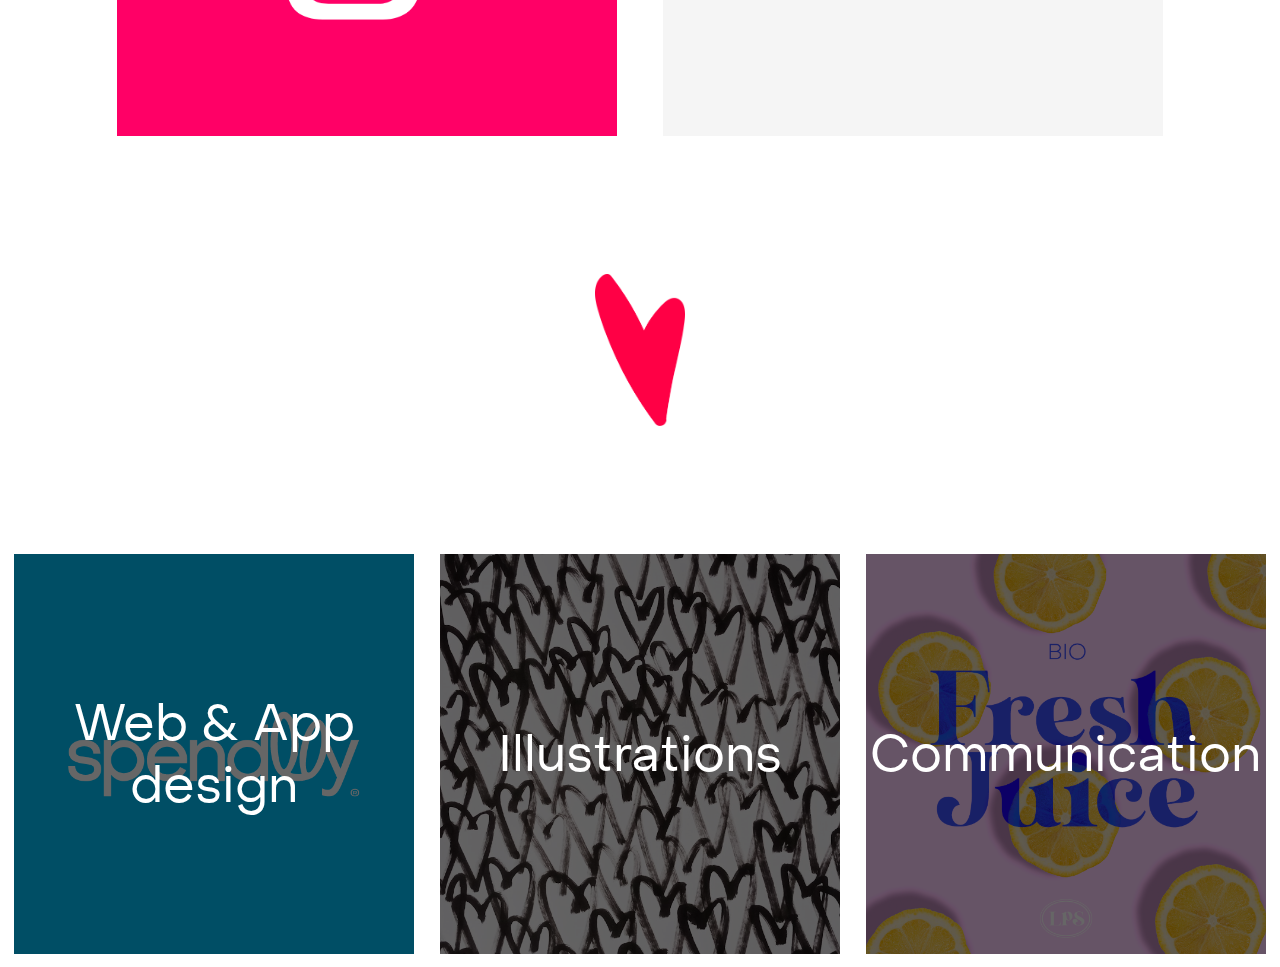
<file: index/libraryIndex/logos.html>
<!DOCTYPE html>
<html lang="fr-FR">
<head>
    <meta charset="UTF-8">
    <meta http-equiv="X-UA-Compatible" content="IE=edge">
    <meta name="viewport" content="width=device-width, initial-scale=1.0">
    <link rel="stylesheet" href="../../css/logosCss/stylesheetlogos.css">
    <title>Logos</title>
</head>
<body onload="myFunction()" style="margin:0;">
    <div id="loader"></div>
    <div style="display:none;" id="myDiv" class="transition">
        <div id="container">
         
        <nav>   
                <div class="container revealHL">
                    <div id="headerHB"><a href="../../index.html"><img src="../../asset/logo.png" alt="Logo de heybob" class="container logoScale"></a></div>
                </div>
                <div class="container revealHR">
                    <div id="headerC"><a href="../../index/contactpage.html"><h2>contact</h2></a><h3>&nbsp;©2022</h3></div>
                </div>
        </nav>
        <header>
            <h1>Logos Collection</h1>
            <p>2017-2022</p>
        </header>  
        <main> 
            
            <section id="library">
                <div class="content">
                    <div id="logo1"></div>
                </div>
                <div class="content">
                    <div id="logo2"></div>
                </div>
                <div class="content">
                    <div id="logo3"></div>
                </div>
                <div class="content">
                    <div id="logo4"></div>
                </div>
                <div class="content">
                    <div id="logo5"></div>
                </div>
                <div class="content">
                    <div id="logo6"></div>
                </div>
                <div class="content">
                    <div id="logo7"></div>
                </div>
                <div class="content">
                    <div id="logo8"></div>
                </div>
                <div class="content">
                    <div id="logo9"></div>
                </div>
                <div class="content">
                    <div id="logo10"></div>
                </div>
                <div class="content">
                    <div id="logo11"></div>
                </div>
                <div class="content">
                    <div id="logo12"></div>
                </div>
                <div class="content">
                    <div id="logo13"></div>
                </div>
                <div class="content">
                    <div id="logo14"><div id="addLogo14"></div></div>   
                </div>
                <div class="content">
                    <div id="logo15"></div>
                </div>
                <div class="content">
                    <div id="logo16"></div>
                </div>
            </section>
        </main>
        <footer>
            <section id="propose">
                <div class="container revealHL">
                    <p>You've reach the end that can be<br>show here.</p><br><br>
                </div>
            </section>
            <section id="libraryIndex">
                   <div id="webapp">
                      <a href="./web&appdesign.html">
                        <span class="blocMenus" >
                          <p>Web & App<br>design</p>
                        </span>
                      </a>
                  </div>
                 <div id="illu">
                    <a href="./illustrations.html">
                      <span class="blocMenus">
                         <p>Illustrations</p>
                      </span>
                    </a>
                  </div>
                 <div id="com">
                    <a href="./communication.html">
                      <span class="blocMenus">
                          <p>Communication</p>
                      </span>
                    </a>
                  </div>
            </section>
        </footer>
        </div>
    </div>
    <!-- LOADER -->
<script>
        var myVar;
       function myFunction() {
              document.getElementById("loader").style.display = "block";
               myVar = setTimeout(showPage, 1);
             }
             
       function showPage() {
        document.getElementById("loader").style.display = "none";
        document.getElementById("myDiv").style.display = "block";
        
         }      

         /* REVEAL */
         function revealHR() {
        var reveals = document.querySelectorAll(".revealHR");
      
        for (var i = 0; i < reveals.length; i++) {
          var windowHeight = window.innerHeight;
          var elementTop = reveals[i].getBoundingClientRect().top;
          var elementVisible = 170;
      
          if (elementTop < windowHeight - elementVisible) {
            reveals[i].classList.add("active");
          } else {
            reveals[i].classList.remove("active");
          }
        }
      }
      function revealHL() {
      var reveals = document.querySelectorAll(".revealHL");
      
      for (var i = 0; i < reveals.length; i++) {
        var windowHeight = window.innerHeight;
        var elementTop = reveals[i].getBoundingClientRect().top;
        var elementVisible = 170;
    
        if (elementTop < windowHeight - elementVisible) {
          reveals[i].classList.add("active");
        } else {
          reveals[i].classList.remove("active");
        }
      }
    }
    window.addEventListener("scroll", revealHR);
    window.addEventListener("scroll", revealHL);
</script>
</body>
</html>
</file>
<file: css/stylesheetHome.css>
/* _________________________________________________________________________________________________________________ */
/* _________________________________________________________________________________________________________________ */

/* vers. SCREEN COMPUTER */
*{
  scroll-behavior: smooth;
}

@media only screen and (min-width:1441px) {
   

    body{
        display:inline-block;
        overflow-x: hidden;
        margin: 0%;
     }
     
     a{
        text-decoration: none;
       }
     
     nav{
      padding: 3% 0% 3% 0%;
      margin: 0% 16% 0% 16%;
      mix-blend-mode: normal;
      z-index: 100;
      top: 3%;
      position: sticky;
      display: flex;
      flex-direction: row;
      flex-wrap: wrap;
      justify-content: space-between;
      align-items: center;
     }
     nav p{
        z-index: 100;
        mix-blend-mode: luminosity;
    }

     #container{
         margin: 0% 0%;
         display: flex;
         flex-direction: column;
         justify-content: center;
     }

     #home{
       background-attachment: fixed;
        background-image: url("../asset/Beauty2.png");
        background-repeat: no-repeat;
        background-position: 100% 0%;
        background-size: 780px;
    }

    #headerHB img{
      color: rgb(41, 0, 22);
      mix-blend-mode: luminosity;
        z-index: 100;
        cursor: default;
        display: flex;
        flex-direction: row;
    }
    /* PART ANIMATION */

    .logoScale img{
    width: 250px;
    transition: 1s all ease;
  }
  
    .logoScale img.active{
    width: 175px;
    
  } 
  /* TRANSITION LOGO */
.revealLogo{
    transform: translateX(-600px);
    width: 1%;
    transition: 1s all ease;
  }
  
.revealLogo.active{
    transform: translateY(0);
    width: 14%;
  } 

  /* __________________________ */
    #headerC{
      display: flex;
      flex-direction: row;
      align-items: center;
    }

     #headerC a,
     #headerC h1{
      color: rgb(41, 0, 22);
      mix-blend-mode: luminosity;
        z-index: 100;
        cursor: default;
         mix-blend-mode: luminosity;
         font-size: 43px;
         font-family: 'object_sansmedium';
     }
     #headerC h2{
      font-family: 'object_sansmedium';
      color: rgb(41, 0, 22);
      mix-blend-mode: luminosity;
       font-size: 40px;
     }

     #discoveringBox{
         margin: 0% 0% 15% 16%;
         display: flex;
         flex-direction: column;
         justify-content: center;
         width: 40%;
     }
     
     
     #discover {
         width: 70%;
         font-family: 'object_sansmedium';
         display: flex;
         flex-direction: row;
         flex-wrap: wrap;
         font-size: 35px;
         margin: 0% 0% 5% 0%;
     }
     
     #infoMore{
         margin: 5% 0% 0% 0%;
         font-size: 20px;
         display: flex;
         flex-direction: column;
         flex-wrap: nowrap;
         justify-content: flex-start;
         font-family: 'object_sansregular';
         align-items: flex-start;
         align-content: flex-start;
     }

/* LIBRAIRIE /______________________________________/ */

     #library{
         font-family: 'object_sansmedium';
         background-color: rgb(255, 255, 255);
         margin: 0% 0% 0% 0%;
         padding: 11% 0%;
         display: flex;
         flex-wrap: wrap;
         flex-direction:row;
         justify-content: center;
         align-items: stretch;
         align-content: space-around;

     }
    #library a{
         cursor: default;
     }
     
    .blocMenus{
         font-size: 50px;
         display: flex;
         flex-direction: row;
         align-items: center;
         justify-content: center;
         color: rgb(255, 255, 255);
         opacity: 0.7;
         background-color: rgb(0, 0, 0);
         width: 600px;
         height: 600px;
     }
    #logos{
        background-image: url("../asset/bobby.png");
        background-position: 100% 100%;
        background-size: 100%;
        margin: 0% 0% 0% 0%;
     }
    #webapp{
      text-align: center;
      background-image: url("../asset/spendlly.png");
      background-position: 100% 100%;
      background-size: 100%;
      margin: 0% 0% 0% 0%;
   }
     #illu{
    background-image: url("../asset/multiheart.png");
    background-position: 100% 100%;
    background-size: 100%;
    margin: 0% 0% 0% 0%;
   }
     #com{
    background-image: url("../asset/freshjuice.png");
    background-position: 100% 100%;
    background-size: 100%;
    margin: 0% 0% 0% 0%;
   }
    #motion{
    background-image: url("../asset/bitogether.png");
    background-position: 100% 100%;
    background-size: 100%;
    margin: 0% 0% 0% 0%;
   }
    #printlayout{
    background-image: url("../asset/GVine.png");
    background-position: 100% 100%;
    background-size: 100%;
    margin: 0% 0% 0% 0%;
   }

   #propose{
     background-color: white;
   } 

     /* /_________________________________________________/ */
    #lpropose{
      font-family: 'object_sansmedium';
      padding: 10% 0%;
        background-color: rgb(255, 255, 255);
        background-image: url("../asset/heart.png");
        background-size: 10%;
        background-repeat: no-repeat;
        background-position: 50% 50%;
     }
    #lpropose p{
      font-size: 25px;
      text-align: center;
        margin: 0%;
    }


     /* NEW PROJECT HERE */
    /* New Feature can modified ..*/
    #newProject{
        font-family: 'object_sansmedium';
        margin: 0% 0%;
        color: white;
        background-color: rgba(255, 255, 255, 0);
        display: flex;
        flex-direction: row;
        justify-content: center;
        flex-wrap: nowrap;
        font-size: 35px;
    }


  
    /* CONTENT 1 */
    #overlay1{
        display: flex;
        flex-direction: row;
        justify-content: center;
        align-items: center;
        height: 400px;
        width: 400px;
        background-color: rgba(0, 0, 0, 0.6);
        transition: 1s all ease;
    }
    #overlay1:hover{
      transition: 1s all ease;
      opacity: 0;
    }

    #newContent_id1{
        
        margin: 0% 1%;
        height: 400px;
        width: 400px;
        background-size: 100%;
        background-repeat: no-repeat;
        background-image: url("../asset/UrbanIndex.svg");
    }
    /* CONTENT 2 */
    #overlay2{
        display: flex;
        flex-direction: row;
        justify-content: center;
        align-items: center;
        height: 400px;
        width: 400px;
        background-color: rgb(0, 0, 0, 0.6);
        transition: 1s all ease;
    }
    #overlay2:hover{
      transition: 1s all ease;
      opacity: 0;
    }
    #newContent_id2{
        margin: 0% 1%;
        height: 400px;
        width: 400px;
        background-size: 100%;
       /*  background-color: #F93400; */
        background-repeat: no-repeat;
        background-image: url("../asset/Anon\'igme.svg");
    }

    /* CONTENT 3 */
    #overlay3{
        display: flex;
        flex-direction: row;
        justify-content: center;
        align-items: center;
        height: 400px;
        width: 400px;
        background-color: rgb(0, 0, 0, 0.6);
        transition: 1s all ease;
    }
    #overlay3:hover{
      transition: 1s all ease;
      opacity: 0;
    }
    #newContent_id3{
        margin: 0% 1%;
        height: 400px;
        width: 400px;
        background-size: 100%;
        background-repeat: no-repeat;
        background-image: url("../asset/Inktober.svg");
    }









/* VERTICAL TOP */
/* ____________ */

.reveal {
    position: relative;
    transform: translateY(150px);
    opacity: 0;
    transition: 2s all ease;
  }
  
.reveal.active {
    transform: translateY(0);
    opacity: 1;
  }


/* HORIZONTAL RIGHT */
/* ________________ */
.revealHR {
  position: relative;
  transform: translateX(150px);
  opacity: 0;
  transition: 2s all ease;
}

.revealHR.active {
  transform: translateX(0);
  opacity: 1;
} 

/* HORIZONTAL LEFT */
/* _______________ */
.revealHL {
    position: relative;
    transform: translateX(-150px);
    opacity: 0;
    transition: 2s all ease;
  }
  
  .revealHL.active {
    transform: translateX(0);
    opacity: 1;
  } 



  
  
/*fonts*/

@font-face {
    font-family: 'object_sansregular';
    src: url('fonts/Regular/objectsans-regular-webfont.woff2') format('woff2'),
         url('fonts/Regular/objectsans-regular-webfont.woff') format('woff');
    font-weight: normal;
    font-style: normal;

}



  @font-face {
    font-family: 'object_sansbold';
    src: url('fonts/Bold/objectsans-bold-webfont.woff2') format('woff2'),
         url('fonts/Bold/objectsans-bold-webfont.woff') format('woff');
    font-weight: normal;
    font-style: normal;

}
}
@media only screen and (max-width:1440px) {

   
        
  body{
      display:inline-block;
      overflow-x: hidden;
      margin: 0%;
      font-family: 'object_sansregular';
   }
   
   a{
      color: black;
      text-decoration: none;
     }
   
   nav{
    padding: 3% 0% 3% 0%;
    margin: 0% 15% 10% 15%;
    mix-blend-mode: normal;
    z-index: 100;
    top: 3%;
    position: sticky;
    display: flex;
    flex-direction: row;
    flex-wrap: wrap;
    justify-content: space-between;
    align-items: flex-end;
   }

   #container{
      box-sizing: content-box;
   }


  #headerHB img{
      margin: 10% 0% 10% 5%;
      z-index: 100;
      cursor: default;
      display: flex;
      flex-direction: row;
  }

  /* PART ANIMATION */

  .logoScale img{
  width: 200px;
  transition: 1s all ease;
}

  .logoScale img.active{
  width: 150px;
  
  }
  
  #headerC{
      display: flex;
      flex-direction: column-reverse;
      align-items: flex-end;
    }
    #headerC a,
    #headerC h1{
      margin: 0% 0%;
       z-index: 100;
       cursor: default;
        font-size: 35px;
        color: rgb(41, 0, 22);
        mix-blend-mode: luminosity;
        font-family: 'object_sansbold';
    }
  #headerC h2{
      color: rgb(41, 0, 22);
        mix-blend-mode: luminosity;
      margin: 0%;
      font-size: 13px;
  }
  #discoveringBox{
      margin: 5% 16% 20% 16%;
      display: flex;
      flex-direction: column;
      justify-content: center;
  }
  
  
  #discover {
      color: #000000;
      font-family: 'object_sansregular';
      display: flex;
      flex-direction: row;
      flex-wrap: wrap;
      width: 75%;
      font-size: 25px;
      margin: 0% 0% 5% 0%;
  }
  #infoMore{
      margin: 5% 0% 0% 0%;
      font-size: 18px;
      display: flex;
      flex-direction: column;
      flex-wrap: nowrap;
      justify-content: flex-start;
      font-family: 'object_sansregular';
      align-items: flex-start;
      align-content: flex-start;
  }

  /* LIBRAIRIE /______________________________________/ */

  #library{
      background-color: rgb(255, 255, 255);
      padding: 10% 0%;
      margin: 15% 0% 0% 0%;
      /* padding: 5% 16% 0% 16%; */
      display: flex;
      flex-wrap: wrap;
      flex-direction:row;
      justify-content: center;
      align-items: stretch;
      align-content: space-around;

  }
 #library a{
      cursor: default;
  }
  
 .blocMenus{
      font-size: 35px;
      display: flex;
      flex-direction: row;
      align-items: center;
      justify-content: center;
      color: rgb(255, 255, 255);
      opacity: 0.7;
      background-color: rgb(0, 0, 0);
      width: 375px;
      height: 375px;
  }
 #logos{
     background-image: url("../asset/bobby.png");
     background-position: 100% 100%;
     background-size: 100%;
     margin: 0% 0% 0% 0%;
  }
 #webapp{
   background-image: url("../asset/spendlly.png");
   background-position: 100% 100%;
   background-size: 100%;
   margin: 0% 0% 0% 0%;
}
  #illu{
 background-image: url("../asset/multiheart.png");
 background-position: 100% 100%;
 background-size: 100%;
 margin: 0% 0% 0% 0%;
}
  #com{
 background-image: url("../asset/freshjuice.png");
 background-position: 100% 100%;
 background-size: 100%;
 margin: 0% 0% 0% 0%;
}
 #motion{
 background-image: url("../asset/bitogether.png");
 background-position: 100% 100%;
 background-size: 100%;
 margin: 0% 0% 0% 0%;
}
 #printlayout{
 background-image: url("../asset/GVine.png");
 background-position: 100% 100%;
 background-size: 100%;
 margin: 0% 0% 0% 0%;
}

  
  /* /_________________________________________________/ */

  
  #lpropose{
    padding: 10% 0%;
      background-color: rgb(255, 255, 255);
      background-image: url("../asset/heart.png");
      background-size: 10%;
      background-repeat: no-repeat;
      background-position: 50% 50%;
   }
  #lpropose p{
    font-size: 25px;
    text-align: center;
      margin: 0%;
  }


  #propose input {
     -webkit-appearance: media-mute-button;
     -webkit-appearance: caret;
     -moz-appearance: scrollbarbutton-up;
     -moz-appearance: button-bevel;
      margin: 5% 0%;
      height: 5vh;
      width: 50vw;
      color: white;
      background-color: #FF0045;
      border: none;
      border-radius: 12px;
      text-align: center;
      font-size: 15px;
      cursor: pointer;
      font-family: 'object_sansbold';
  }

   /* NEW PROJECT HERE */
  /* New Feature can modified ..*/
  #newProject{
      margin: 15% 0%;
      color: white;
      background-color: rgba(255, 255, 255, 0);
      display: flex;
      flex-direction: row;
      justify-content: center;
      flex-wrap: nowrap;
  }


  /* CONTENT CAN BE MODIFIED */
  #newContent_text{

      color: rgb(255, 255, 255);
  }
  /* CONTENT 1 */
  #overlay1{
      display: flex;
      flex-direction: row;
      justify-content: center;
      align-items: center;
      height: 215px;
      width: 215px;
      background-color: rgba(0, 0, 0, 0.623);
  }
  #newContent_id1{
      
      margin: 2%;
      height: 215px;
      width: 215px;
      background-size: 100%;
      background-repeat: no-repeat;
      background-image: url("../asset/UrbanIndex.svg");
  }
  #newContent_id1:hover{
      transform: scale(1.1);
  }
  /* CONTENT 2 */
  #overlay2{
      display: flex;
      flex-direction: row;
      justify-content: center;
      align-items: center;
      height: 215px;
      width: 215px;
      background-color: rgba(0, 0, 0, 0.623);
  }
  #newContent_id2{
      margin: 2%;
      height: 215px;
      width: 215px;
      background-size: 100%;
     /*  background-color: #F93400; */
      background-repeat: no-repeat;
      background-image: url("../asset/Anon\'igme.svg");
  }
  #newContent_id2:hover{
      transform: scale(1.1);
  }

  /* CONTENT 3 */
  #overlay3{
      display: flex;
      flex-direction: row;
      justify-content: center;
      align-items: center;
      height: 215px;
      width: 215px;
      background-color: rgba(0, 0, 0, 0.623);
  }
  #newContent_id3{
      margin: 2%;
      height: 215px;
      width: 215px;
      background-size: 100%;
      background-repeat: no-repeat;
      background-image: url("../asset/Inktober.svg");
  }
  #newContent_id3:hover{
      transform: scale(1.1);
  }



/* LOADER */
  
   #loader {
  
      text-align: center;
    
    
      }   
      #content_loader{
      
          font-size: 50px;
          color: rgb(255, 252, 80);
          position: absolute;
          left: 50%;
          top: 50%;
          z-index: 1;
          width: 120px;
          height: 120px;
          margin: -76px 0 0 -76px;
          border: 16px solid #f2f547;
           border-radius: 50%;
          border-top: 16px solid #ffffff;
          border-bottom: 16px solid #ffffff;
          -webkit-animation: spin 2s linear infinite;
          animation: spin 2s linear infinite;
        
        }




/* PART ANIMATION */

#myDiv {
  z-index: 999999999;
  display: none;
}



}

@media only screen and (max-width:1024px) {

   
        
  body{
      display:inline-block;
      overflow-x: hidden;
      margin: 0%;
   }
   
   a{
      color: black;
      text-decoration: none;
     }
   
   nav{
    padding: 3% 0% 3% 0%;
    margin: 0% 15% 10% 15%;
    mix-blend-mode: normal;
    z-index: 100;
    top: 3%;
    position: sticky;
    display: flex;
    flex-direction: row;
    flex-wrap: wrap;
    justify-content: space-between;
    align-items: flex-end;
   }

   #container{
      box-sizing: content-box;
   }


  #headerHB img{
      margin: 10% 0% 10% 5%;
      z-index: 100;
      cursor: default;
      display: flex;
      flex-direction: row;
  }

  /* PART ANIMATION */

  .logoScale img{
  width: 200px;
  transition: 1s all ease;
}

  .logoScale img.active{
  width: 150px;
  
  }
  
  #headerC{
      display: flex;
      flex-direction: column-reverse;
      align-items: flex-end;
    }
    #headerC a,
    #headerC h1{
      margin: 0% 0%;
       z-index: 100;
       cursor: default;
        font-size: 35px;
        color: rgb(41, 0, 22);
        mix-blend-mode: luminosity;
        font-family: 'object_sansbold';
    }
  #headerC h2{
      color: rgb(41, 0, 22);
        mix-blend-mode: luminosity;
      margin: 0%;
      font-size: 13px;
  }
  #discoveringBox{
      margin: 5% 0% 22% 16%;
      display: flex;
      flex-direction: column;
      justify-content: center;
  }
  
  
  #discover {
      color: #000000;
      font-family: 'object_sansregular';
      display: flex;
      flex-direction: row;
      flex-wrap: wrap;
      width: 75%;
      font-size: 32px;
      margin: 0% 0% 5% 0%;
  }
  #infoMore{
      margin: 5% 0% 0% 0%;
      font-size: 25px;
      display: flex;
      flex-direction: column;
      flex-wrap: nowrap;
      justify-content: flex-start;
      font-family: 'object_sansregular';
      align-items: flex-start;
      align-content: flex-start;
  }

  /* LIBRAIRIE /______________________________________/ */

  #library{
      background-color: rgb(255, 255, 255);
      padding: 10% 0%;
      margin: 15% 0% 0% 0%;
      /* padding: 5% 16% 0% 16%; */
      display: flex;
      flex-wrap: wrap;
      flex-direction:row;
      justify-content: center;
      align-items: stretch;
      align-content: space-around;

  }
 #library a{
      cursor: default;
  }
  
 .blocMenus{
      text-align: center;
      font-size: 40px;
      display: flex;
      flex-direction: row;
      align-items: center;
      justify-content: center;
      color: rgb(255, 255, 255);
      opacity: 0.7;
      background-color: rgb(0, 0, 0);
      width: 375px;
      height: 375px;
  }
 #logos{
     background-image: url("../asset/bobby.png");
     background-position: 100% 100%;
     background-size: 100%;
     margin: 0% 0% 0% 0%;
  }
 #webapp{
   background-image: url("../asset/spendlly.png");
   background-position: 100% 100%;
   background-size: 100%;
   margin: 0% 0% 0% 0%;
}
  #illu{
 background-image: url("../asset/multiheart.png");
 background-position: 100% 100%;
 background-size: 100%;
 margin: 0% 0% 0% 0%;
}
  #com{
 background-image: url("../asset/freshjuice.png");
 background-position: 100% 100%;
 background-size: 100%;
 margin: 0% 0% 0% 0%;
}
 #motion{
 background-image: url("../asset/bitogether.png");
 background-position: 100% 100%;
 background-size: 100%;
 margin: 0% 0% 0% 0%;
}
 #printlayout{
 background-image: url("../asset/GVine.png");
 background-position: 100% 100%;
 background-size: 100%;
 margin: 0% 0% 0% 0%;
}

  
  /* /_________________________________________________/ */
  
  #lpropose{
    padding: 10% 0%;
      background-color: rgb(255, 255, 255);
      background-image: url("../asset/heart.png");
      background-size: 10%;
      background-repeat: no-repeat;
      background-position: 50% 50%;
   }
  #lpropose p{
    font-size: 30px;
    text-align: center;
      margin: 0%;
  }


   /* NEW PROJECT HERE */
  /* New Feature can modified ..*/
  #newProject{
    font-size: 25px;
      margin: 15% 0%;
      color: white;
      background-color: rgba(255, 255, 255, 0);
      display: flex;
      flex-direction: row;
      justify-content: center;
      flex-wrap: nowrap;
  }

  /* CONTENT 1 */
  #overlay1{
      display: flex;
      flex-direction: row;
      justify-content: center;
      align-items: center;
      height: 215px;
      width: 215px;
      background-color: rgba(0, 0, 0, 0.623);
  }
  #newContent_id1{
      
      margin: 2%;
      height: 215px;
      width: 215px;
      background-size: 100%;
      background-repeat: no-repeat;
      background-image: url("../asset/UrbanIndex.svg");
  }
  #newContent_id1:hover{
      transform: scale(1.1);
  }
  /* CONTENT 2 */
  #overlay2{
      display: flex;
      flex-direction: row;
      justify-content: center;
      align-items: center;
      height: 215px;
      width: 215px;
      background-color: rgba(0, 0, 0, 0.623);
  }
  #newContent_id2{
      margin: 2%;
      height: 215px;
      width: 215px;
      background-size: 100%;
     /*  background-color: #F93400; */
      background-repeat: no-repeat;
      background-image: url("../asset/Anon\'igme.svg");
  }
  #newContent_id2:hover{
      transform: scale(1.1);
  }

  /* CONTENT 3 */
  #overlay3{
      display: flex;
      flex-direction: row;
      justify-content: center;
      align-items: center;
      height: 215px;
      width: 215px;
      background-color: rgba(0, 0, 0, 0.623);
  }
  #newContent_id3{
      margin: 2%;
      height: 215px;
      width: 215px;
      background-size: 100%;
      background-repeat: no-repeat;
      background-image: url("../asset/Inktober.svg");
  }
  #newContent_id3:hover{
      transform: scale(1.1);
  }



/* LOADER */
  
   #loader {
  
      text-align: center;
    
    
      }   
      #content_loader{
      
          font-size: 50px;
          color: rgb(255, 252, 80);
          position: absolute;
          left: 50%;
          top: 50%;
          z-index: 1;
          width: 120px;
          height: 120px;
          margin: -76px 0 0 -76px;
          border: 16px solid #f2f547;
           border-radius: 50%;
          border-top: 16px solid #ffffff;
          border-bottom: 16px solid #ffffff;
          -webkit-animation: spin 2s linear infinite;
          animation: spin 2s linear infinite;
        
        }




/* PART ANIMATION */

#myDiv {
  z-index: 999999999;
  display: none;
}



}
@media only screen and (max-width:768px) {
 
        
  body{
    display:inline-block;
    overflow-x: hidden;
    margin: 0%;
    font-family: 'object_sansregular';
 }
 
 a{
    color: black;
    text-decoration: none;
   }
 
 nav{
  padding: 3% 0% 3% 0%;
  margin: 0% 15% 10% 15%;
  mix-blend-mode: normal;
  z-index: 100;
  top: 3%;
  position: sticky;
  display: flex;
  flex-direction: row;
  flex-wrap: wrap;
  justify-content: space-between;
  align-items: center;
 }

 #container{
    box-sizing: content-box;
 }


#headerHB img{
    margin: 10% 0% 10% 5%;
    z-index: 100;
    cursor: default;
    display: flex;
    flex-direction: row;
}

/* PART ANIMATION */

.logoScale img{
width: 125px;
transition: 1s all ease;
}

.logoScale img.active{
width: 125px;

}

#headerC{
    display: flex;
    flex-direction: column-reverse;
    align-items: flex-end;
  }
  #headerC a,
  #headerC h1{
    margin: 0% 0%;
     z-index: 100;
     cursor: default;
      font-size: 11px;
      color: rgb(41, 0, 22);
      mix-blend-mode: luminosity;
      font-family: 'object_sansbold';
  }
#headerC h2{
    color: rgb(41, 0, 22);
      mix-blend-mode: luminosity;
    margin: 0%;
    font-size: 13px;
}
#discoveringBox{
    margin: 5% 0% 20% 16%;
    display: flex;
    flex-direction: column;
    justify-content: center;
}


#discover {
    color: #000000;
    font-family: 'object_sansregular';
    display: flex;
    flex-direction: row;
    flex-wrap: wrap;
    width: 82%;
    font-size: 30px;
    margin: 0% 0% 5% 0%;
}
#infoMore{
    margin: 5% 0% 0% 0%;
    font-size: 25px;
    display: flex;
    flex-direction: column;
    flex-wrap: nowrap;
    justify-content: flex-start;
    font-family: 'object_sansregular';
    align-items: flex-start;
    align-content: flex-start;
}

/* LIBRAIRIE /______________________________________/ */

#library{
    background-color: rgb(255, 255, 255);
    padding: 10% 0%;
    margin: 15% 0% 0% 0%;
    /* padding: 5% 16% 0% 16%; */
    display: flex;
    flex-wrap: wrap;
    flex-direction:row;
    justify-content: center;
    align-items: stretch;
    align-content: space-around;

}
#library a{
    cursor: default;
}

.blocMenus{
    text-align: center;
    font-size: 30px;
    display: flex;
    flex-direction: row;
    align-items: center;
    justify-content: center;
    color: rgb(255, 255, 255);
    opacity: 0.7;
    background-color: rgb(0, 0, 0);
    width: 335px;
    height: 335px;
}
#logos{
   background-image: url("../asset/bobby.png");
   background-position: 100% 100%;
   background-size: 100%;
   margin: 0% 0% 0% 0%;
}
#webapp{
 background-image: url("../asset/spendlly.png");
 background-position: 100% 100%;
 background-size: 100%;
 margin: 0% 0% 0% 0%;
}
#illu{
background-image: url("../asset/multiheart.png");
background-position: 100% 100%;
background-size: 100%;
margin: 0% 0% 0% 0%;
}
#com{
background-image: url("../asset/freshjuice.png");
background-position: 100% 100%;
background-size: 100%;
margin: 0% 0% 0% 0%;
}
#motion{
background-image: url("../asset/bitogether.png");
background-position: 100% 100%;
background-size: 100%;
margin: 0% 0% 0% 0%;
}
#printlayout{
background-image: url("../asset/GVine.png");
background-position: 100% 100%;
background-size: 100%;
margin: 0% 0% 0% 0%;
}


/* /_________________________________________________/ */
#propose{
  background-image: none;
}

#lpropose{
  padding: 10% 0%;
    background-color: rgb(255, 255, 255);
    background-image: url("../asset/heart.png");
    background-size: 10%;
    background-repeat: no-repeat;
    background-position: 50% 50%;
 }
#lpropose p{
  font-size: 25px;
  text-align: center;
    margin: 0%;
}

 /* NEW PROJECT HERE */
/* New Feature can modified ..*/
#newProject{
    font-size: 30px;
    margin: 8% 0%;
    color: white;
    background-color: rgba(255, 255, 255, 0);
    display: flex;
    flex-direction: row;
    justify-content: center;
    flex-wrap: nowrap;
}

/* CONTENT 1 */
#overlay1{
    display: flex;
    flex-direction: row;
    justify-content: center;
    align-items: center;
    height: 215px;
    width: 215px;
    background-color: rgba(0, 0, 0, 0.623);
}
#newContent_id1{
    
    margin: 2%;
    height: 215px;
    width: 215px;
    background-size: 100%;
    background-repeat: no-repeat;
    background-image: url("../asset/UrbanIndex.svg");
}
#newContent_id1:hover{
    transform: scale(1.1);
}
/* CONTENT 2 */
#overlay2{
    display: flex;
    flex-direction: row;
    justify-content: center;
    align-items: center;
    height: 215px;
    width: 215px;
    background-color: rgba(0, 0, 0, 0.623);
}
#newContent_id2{
    margin: 2%;
    height: 215px;
    width: 215px;
    background-size: 100%;
   /*  background-color: #F93400; */
    background-repeat: no-repeat;
    background-image: url("../asset/Anon\'igme.svg");
}
#newContent_id2:hover{
    transform: scale(1.1);
}

/* CONTENT 3 */
#overlay3{
    display: flex;
    flex-direction: row;
    justify-content: center;
    align-items: center;
    height: 215px;
    width: 215px;
    background-color: rgba(0, 0, 0, 0.623);
}
#newContent_id3{
    margin: 2%;
    height: 215px;
    width: 215px;
    background-size: 100%;
    background-repeat: no-repeat;
    background-image: url("../asset/Inktober.svg");
}
#newContent_id3:hover{
    transform: scale(1.1);
}



/* LOADER */

 #loader {

    text-align: center;
  
  
    }   
    #content_loader{
    
        font-size: 50px;
        color: rgb(255, 252, 80);
        position: absolute;
        left: 50%;
        top: 50%;
        z-index: 1;
        width: 120px;
        height: 120px;
        margin: -76px 0 0 -76px;
        border: 16px solid #f2f547;
         border-radius: 50%;
        border-top: 16px solid #ffffff;
        border-bottom: 16px solid #ffffff;
        -webkit-animation: spin 2s linear infinite;
        animation: spin 2s linear infinite;
      
      }




/* PART ANIMATION */

#myDiv {
z-index: 999999999;
display: none;
}


}


@media only screen and (max-width:426px) {

   
        
  body{
      display:inline-block;
      overflow-x: hidden;
      margin: 0%;
      font-family: 'object_sansregular';
   }
   
   a{
      color: black;
      text-decoration: none;
     }
   
   nav{
    padding: 3% 0% 3% 0%;
    margin: 0% 16% 10% 16%;
    mix-blend-mode: normal;
    z-index: 100;
    top: 3%;
    position: sticky;
    display: flex;
    flex-direction: row;
    flex-wrap: wrap;
    justify-content: space-between;
    align-items: flex-end;
   }

   #container{
      box-sizing: content-box;
   }


  #headerHB img{
      margin: 10% 0% 10% 5%;
      z-index: 100;
      cursor: default;
      display: flex;
      flex-direction: row;
  }

  /* PART ANIMATION */

   .logoScale img{
  width: 105px;
  transition: 1s all ease;
}

   .logoScale img.active{
  width: 105px;
  
  } 
   
  #headerC{
      display: flex;
      flex-direction: column-reverse;
      align-items: flex-end;
    }
    #headerC a,
    #headerC h1{
      margin: 0% 0%;
       z-index: 100;
       cursor: default;
        font-size: 16px;
        color: rgb(41, 0, 22);
        mix-blend-mode: luminosity;
        font-family: 'object_sansbold';
    }
  #headerC h2{
      color: rgb(41, 0, 22);
      mix-blend-mode: luminosity;
      margin: 0%;
      font-size: 18px;
  }
  #discoveringBox{
      
      margin: 10% 16% 10% 16%;
      display: flex;
      flex-direction: column;
      justify-content: center;
  }
  
  
  #discover {
      font-family: 'object_sansregular';
      display: flex;
      flex-direction: row;
      flex-wrap: wrap;
      font-size: 20px;
      margin: 0% 0% 5% 0%;
      width: 100%;
  }
  #infoMore{
      margin: 5% 0% 0% 0%;
      font-size: 18px;
      display: flex;
      flex-direction: column;
      flex-wrap: nowrap;
      justify-content: flex-start;
      font-family: 'object_sansregular';
      align-items: flex-start;
      align-content: flex-start;
  }

  /* LIBRAIRIE /______________________________________/ */

  #library{
    background-color: rgb(255, 255, 255);
    margin: 20% 0% 0% 0%;
    display: flex;
    flex-wrap: wrap;
    flex-direction:row;
    justify-content: center;
    align-items: stretch;
    align-content: space-around;

}
#library a{
    cursor: default;
}

.blocMenus{
 text-align: center;
    font-size: 25px;
    display: flex;
    flex-direction: row;
    align-items: center;
    justify-content: center;
    color: rgb(255, 255, 255);
    opacity: 0.7;
    background-color: rgb(0, 0, 0);
    width: 190px;
    height: 190px;
}
#logos{
   background-image: url("../asset/bobby.png");
   background-position: 100% 100%;
   background-size: 100%;
   margin: 0% 0% 0% 0%;
}
#webapp{
 background-image: url("../asset/spendlly.png");
 background-position: 100% 100%;
 background-size: 100%;
 margin: 0% 0% 0% 0%;
}
#illu{
background-image: url("../asset/multiheart.png");
background-position: 100% 100%;
background-size: 100%;
margin: 0% 0% 0% 0%;
}
#com{
background-image: url("../asset/freshjuice.png");
background-position: 100% 100%;
background-size: 100%;
margin: 0% 0% 0% 0%;
}         
          #com p{
            font-size: 18px;
          }

#motion{
background-image: url("../asset/bitogether.png");
background-position: 100% 100%;
background-size: 100%;
margin: 0% 0% 0% 0%;
}
#printlayout{
background-image: url("../asset/GVine.png");
background-position: 100% 100%;
background-size: 100%;
margin: 0% 0% 0% 0%;
}


/* /_________________________________________________/ */
#propose{
  background-image: none;
} 

#lpropose{
  padding: 10% 0%;
    background-color: rgb(255, 255, 255);
    background-image: url("../asset/heart.png");
    background-size: 15%;
    background-repeat: no-repeat;
    background-position: 50% 50%;
 }
#lpropose p{
  font-size: 18px;
  text-align: center;
    margin: 0%;
}


   /* NEW PROJECT HERE */
  /* New Feature can modified ..*/
  #newProject{
      font-size: 18px;
      margin: 0% 0%;
      color: white;
      background-color: rgba(255, 255, 255, 0);
      display: flex;
      flex-direction: row;
      justify-content: center;
      align-items: center;
      text-align: center;
  }

  /* CONTENT 1 */
  #overlay1{
      display: flex;
      flex-direction: row;
      justify-content: center;
      align-items: center;
      height: 130px;
      width: 130px;
      background-color: rgba(0, 0, 0, 0.623);
  }
  #newContent_id1{
      
      margin: 1%;
      height: 130px;
      width: 130px;
      background-size: 100%;
      background-repeat: no-repeat;
      background-image: url("../asset/UrbanIndex.svg");
  }
  
  /* CONTENT 2 */
  #overlay2{
      display: flex;
      flex-direction: row;
      justify-content: center;
      align-items: center;
      height: 130px;
      width: 130px;
      background-color: rgba(0, 0, 0, 0.623);
  }
  #newContent_id2{
      margin: 1%;
      height: 130px;
      width: 130px;
      background-size: 100%;
     /*  background-color: #F93400; */
      background-repeat: no-repeat;
      background-image: url("../asset/Anon\'igme.svg");
  }
  

  /* CONTENT 3 */
  #overlay3{
      display: flex;
      flex-direction: row;
      justify-content: center;
      align-items: center;
      height: 130px;
      width: 130px;
      background-color: rgba(0, 0, 0, 0.623);
  }
  #newContent_id3{
      margin: 1%;
      height: 130px;
      width: 130px;
      background-size: 100%;
      background-repeat: no-repeat;
      background-image: url("../asset/Inktober.svg");
  }






/* TRANSITION LOGO */
.revealLogo{
  transform: translateX(-600px);
  width: 1%;
  transition: 1s all ease;
}

.revealLogo.active{
  transform: translateY(0);
  width: 14%;
} 

/* PART ANIMATION */

#myDiv {
  z-index: 999999999;
  display: none;
}


}
@media only screen and (max-width:375px) {
  #newProject{
    font-size: 18px;
    margin: 0% 0%;
    color: white;
    background-color: rgba(255, 255, 255, 0);
    display: flex;
    flex-direction: column;
    justify-content: center;
    align-items: center;
    text-align: center;
}

  
  
  
  #lpropose{
    padding: 1% 0%;
    margin: 0%;
  }

.blocMenus{
    text-align: center;
    font-size: 25px;
    display: flex;
    flex-direction: row;
    align-items: center;
    justify-content: center;
    color: rgb(255, 255, 255);
    opacity: 0.7;
    background-color: rgb(0, 0, 0);
    width: 150px;
    height: 150px;
}
}

@media only screen and (max-width:320px) {
  #lpropose{
    padding: 0%;
  }
  
  #home{
      background-image: none;
  }
  .blocMenus{
    text-align: center;
    font-size: 25px;
    display: flex;
    flex-direction: row;
    align-items: center;
    justify-content: center;
    color: rgb(255, 255, 255);
    opacity: 0.7;
    background-color: rgb(0, 0, 0);
    width: 140px;
    height: 140px;
}

}

/*FONTS*/

@font-face {
  font-family: 'object_sansregular';
  src: url('fonts/Regular/objectsans-regular-webfont.woff2') format('woff2'),
       url('fonts/Regular/objectsans-regular-webfont.woff') format('woff');
  font-weight: normal;
  font-style: normal;

}



@font-face {
  font-family: 'object_sansbold';
  src: url('fonts/Bold/objectsans-bold-webfont.woff2') format('woff2'),
       url('fonts/Bold/objectsans-bold-webfont.woff') format('woff');
  font-weight: normal;
  font-style: normal;

}

@font-face {
  font-family: 'object_sansmedium';
  src: url('fonts/Medium/objectsans-medium-webfont.woff2') format('woff2'),
       url('fonts/Medium/objectsans-medium-webfont.woff') format('woff');
  font-weight: normal;
  font-style: normal;

}




/* TRANSITION */
#myDiv {
  z-index: 999999999;
  display: none;
}

#loader {
  height: 100vh;
  width: 100vw;
  background-color: #E0FD00;
  animation: bg_animation 3s ease-in-out forwards;
  
}
#loaderF{
 padding: 40vh 0vw;
  display: flex;
  justify-content: center;
  /* animation-delay: 1s; */
  animation-name: transitionFont;
  animation-duration: 1s;
  
}


@keyframes bg_animation {
  0% {
            transform: scale(1,1);
            transform-origin: 50% 50%;
  }
  80%{
    transform: scale(0.5,0.5);
    transform-origin: 50% 50%;
  }
  100% {
    transform: translateY(-100%);
    opacity: 1;
  }
}


@keyframes transitionFont { 
  from {
            transform: translateY(-1000px) scaleY(2.5) scaleX(0.2);
            transform-origin: 50% 0%;
            filter: blur(30px);
    opacity: 0;
  }
  to {
            transform: translateY(0) scaleY(1) scaleX(1);
            transform-origin: 50% 50%;
            filter: blur(0);
    opacity: 1;
  }
}

  .transition{
        position: local;
        -webkit-animation-name: transition2;
        -webkit-animation-duration: 2s;
        animation-name: transition2;
        animation-duration: 2s;
      
      }
  
  @-webkit-keyframes transition2 {
    from { opacity:0 } 
    to { opacity:1 }
  }
  
  @keyframes transition2 { 
    from{ opacity:0 } 
    to{ opacity:1 }
  }
</file>
<file: css/contactCss/stylesheetContactMobile.css>
/* PAD PHONE SCREEN CONTACT PAGE */
@media only screen and (min-width:1025px) {

    body{
        font-family: 'object_sansregular';
     }
     
     a{
         color: black;
        text-decoration: none;
       }
    
    #container{
        background-image: url("../../asset/eyes.png");
        background-size: 850px;
        background-repeat: no-repeat;
        background-position: -15% 70%;
    }

    #header{
        margin: 0% 0% 0% 0%;
        display: flex;
        flex-direction: row;
        align-items: baseline;
        justify-content: flex-start;
        flex-wrap: wrap;
    }

    /* HeyBob */

    #headerHB{
        margin: 0% 5%;
        width: 50%;
    }
    #headerHB img{
        width: 160px;
        margin: 10% 0% 0% 0%;
    }
    #part1{
        margin: 10% 0% 0% 0%;
        font-size: 35px;
    }

    /* Contact */
    #headerC{
        margin: 0% 0% 0% 6%;
    }
    h2{
        font-size: 40px;
    } 
    #part2{
        margin: 10% 0% 0% 0%;
        font-size: 14px;
    }
    /* 2022 */
    #headerD{
        margin: 0% 0% 0% 2%;
    }
    h3{
        font-size: 40px;
    }
    #part3{
        margin: 15% 0% 0% 0%;
        font-size: 14px;
    }
}    
@media only screen and (max-width:1024px) {

    body{
        margin: 2%;
        font-family: 'object_sansregular';
     }
     
     a{
         color: black;
        text-decoration: none;
       }
    
    #container{
        background-attachment: fixed;
        background-image: url("../../asset/eyes.png");
        background-size: 850px;
        background-repeat: no-repeat;
        background-position: -20% 50%;
    }

    #header{
        margin: 1% 0% 0% 0%;
        display: flex;
        flex-direction: row;
        align-items: baseline;
        justify-content: flex-start;
        flex-wrap: wrap;
    }

    /* HeyBob */

    #headerHB{
        margin: 0% 5%;
        width: 50%;
    }
    #headerHB img{
        width: 160px;
        margin: 10% 0% 0% 0%;
    }
    #part1{
        margin: 10% 0% 0% 0%;
        font-size: 35px;
    }

    /* Contact */
    #headerC{
        margin: 0% 0% 0% 6%;
    }
    h2{
        font-size: 40px;
    } 
    #part2{
        margin: 10% 0% 0% 0%;
        font-size: 14px;
    }
    /* 2022 */
    #headerD{
        display: flex;
        flex-direction: column-reverse;
        margin: 0% 0% 0% 2%;
    }
    h3{
        font-size: 40px;
    }
    #part3{
        margin: 15% 0% 0% 0%;
        font-size: 14px;
    }
}    
@media only screen and (max-width:768px) {
        body{
            overflow-x: hidden;
            margin: 5%;
            font-family: 'object_sansregular';
         }
         
         a{
             color: black;
            text-decoration: none;
           }
           #container{
            box-sizing: content-box;
         }

        #container{
            background-attachment: fixed;
            background-repeat: no-repeat;
            background-image: url("../../asset/eyes.png");
            background-size: 525px;
            background-position: -15% 40%;
            
        }
    
        #header{
            margin: 5%;
            display: flex;
            flex-direction: row;
            align-items: flex-start;
            justify-content: space-evenly;
            flex-wrap: wrap;
        }
    
        /* HeyBob */
    
        #headerHB{
            width: 90%;
        }
        #headerHB img{
            width: 250px;
        }
        #part1{
            font-size: 28px;
        }
    
        /* Contact */
        #headerC{
            margin: 0% 0% 0% 3%;
            width: 45%;
        }
        h2{
            display: none;
        } 
        #part2{
            font-size: 14px;
        }
        /* 2022 */
        #headerD{
            width: 45%;
            display: flex;
            flex-direction: column-reverse;
        }
        h3{
            font-size: 40px;
        }
        #part3{
            width: 45%;
            font-size: 14px;
        }
    }
@media only screen and (max-width:425px) {
        body{
            overflow-x: hidden;
            margin: 5%;
            font-family: 'object_sansregular';
         }
         
         a{
             color: black;
            text-decoration: none;
           }
           #container{
            box-sizing: content-box;
         }

        #container{
            background-attachment: fixed;
            background-image: url("../../asset/eyes.png");
            background-size: 525px;
            background-repeat: no-repeat;
            background-position: 70% 30%;
            
        }
    
        #header{
            margin: 5%;
            display: flex;
            flex-direction: row;
            align-items: flex-start;
            justify-content: space-evenly;
            flex-wrap: wrap;
        }
    
        /* HeyBob */
    
        #headerHB{
            width: 90%;
        }
        #headerHB img{
            width: 250px;
        }
        #part1{
            font-size: 28px;
        }
    
        /* Contact */
        #headerC{
            margin: 0% 0% 0% 3%;
            width: 45%;
        }
        h2{
            display: none;
        } 
        #part2{
            font-size: 14px;
        }
        /* 2022 */
        #headerD{
            width: 45%;
            display: flex;
            flex-direction: column-reverse;
        }
        h3{
            font-size: 40px;
        }
        #part3{
            width: 45%;
            font-size: 14px;
        }
    }





    /*fonts*/
    @font-face {
        font-family: 'object_sansregular';
        src: url('../fonts/Regular/objectsans-regular-webfont.woff2') format('woff2'),
             url('../fonts/Regular/objectsans-regular-webfont.woff') format('woff');
        font-weight: normal;
        font-style: normal;
    
    }
    
    
    @font-face {
        font-family: 'object_sansbold';
        src: url('../fonts/Bold/objectsans-bold-webfont.woff2') format('woff2'),
             url('../fonts/Bold/objectsans-bold-webfont.woff') format('woff');
        font-weight: normal;
        font-style: normal;
    
    }
/* LOADER */
#myDiv {
    z-index: 999999999;
    display: none;
  }    

  
.transition{
    
        position: relative;
        -webkit-animation-name: transitionRight;
        -webkit-animation-duration: 1s;
        animation-name: transitionRight;
        animation-duration: 1s;
      
      }

      @-webkit-keyframes transitionRight {
        from { right:1000px; opacity:0 } 
        to { right:0px; opacity:1 }
      }
      
      @keyframes transitionRight { 
        from{ right:1000px; opacity:0 } 
        to { right:0px; opacity:1 }
      }
</file>
<file: css/comCss/stylesheetCom.css>
*{
    scroll-behavior: smooth;
  }


@media only screen and (min-width:1441px) {

     
     a{
         color: black;
        text-decoration: none;
       }
    header{
        margin: 0% 0% 5% 0%;
        display: flex;
        flex-direction: column;
        justify-content: space-around;
        align-items: center;
    }
    
  
    h1{
        font-family: 'kenokylight';
        letter-spacing: 3px;
        color: #FF0045;
        font-size: 100px;
    }

    header p{
        font-family: 'object_sansregular';
        margin: 0%;
        font-size: 50px;
    }


    nav{
        font-family: 'object_sansregular';
        margin: 0% 16% 0% 16%;
        mix-blend-mode: normal;
        z-index: 100;
        top: 3%;
        position: sticky;
        display: flex;
        flex-direction: row;
        flex-wrap: nowrap;
        justify-content: space-between;
        align-items: center;
       }
       

    #headerHB img{
        color: rgb(41, 0, 22);
        mix-blend-mode: luminosity;
        z-index: 100;
        cursor: default;
        display: flex;
        flex-direction: row;
        width: 175px;
    }
    #headerC{
        display: flex;
        flex-direction: row;
        align-items: center;
      }
    h2{
        font-size: 43px;
    }

    h3{
        font-size: 40px;
    }
    
    /* LIBRARY COMMUNICATION /_________________________________________________/*/
    #library{
        background-color: rgb(255, 255, 255);
        margin: 0% 5% 0% 5%;
        display: flex;
        flex-wrap: wrap;
        flex-direction:row;
        justify-content: center;
        align-items: stretch;
        align-content: space-around;

    }

    .content{
        margin: 2%;
        font-size: 35px;
        display: flex;
        flex-direction: row;
        align-items: center;
        justify-content: center;
        width: 600px;
        height: 600px;
    }

    #image1{
        width: 600px;
        height: 600px;
        background-image: url("../../asset/luvya.png");
        background-size: 100%;
    }

    #image2{
        width: 600px;
        height: 600px;
        background-image: url("../../asset/luvia_decli_main.png");
        background-size: 100%;
    }

    #image3{
        width: 600px;
        height: 600px;
        background-image: url("../../asset/luvya1.png");
        background-size: 100%;
    }
    #image4{
        width: 600px;
        height: 600px;
        background-image: url("../../asset/luvya4.png");
        background-size: 100%;
    }
    #image5{
        width: 600px;
        height: 600px;
        background-image: url("../../asset/luvya3.png");
        background-size: 100%;
    }
    #image6{
        width: 600px;
        height: 600px;
        background-image: url("../../asset/luvya2.png");
        background-size: 100%;
    }
    #image7{
        width: 600px;
        height: 600px;
        background-image: url("../../asset/luvia_decli_3.png");
        background-size: 100%;
    }
    #image8{
        width: 600px;
        height: 600px;
        background-image: url("../../asset/luvia_decli_2.png");
        background-size: 100%;
    }
    #image9{
        width: 600px;
        height: 600px;
        background-image: url("../../asset/luvia_decli_1.png");
        background-size: 100%;
    }
    #image10{
        width: 600px;
        height: 600px;
        background-image: url("../../asset/fichier_source.png");
        background-size: 100%;
    }
    #image11{
        width: 600px;
        height: 600px;
        background-image: url("../../asset/freshjuice.png");
        background-size: 100%;
    }
    #image12{
        width: 600px;
        height: 600px;
        background-image: url("../../asset/1er_post_LPS_1080x1080.png");
        background-size: 100%;
    }
  
    #image13{
        width: 600px;
        height: 600px;
        background-image: url("../../asset/post_benef_2.png");
        background-size: 100%;
    }
    #image14{
        width: 600px;
        height: 600px;
        background-image: url("../../asset/post_benef_3.png");
        background-size: 100%;
    }
    #image15{
        width: 600px;
        height: 600px;
        background-image: url("../../asset/post_benef_1.png");
        background-size: 100%;
    }
    #image16{
        width: 600px;
        height: 600px;
        background-image: url("../../asset/Mask\ Group\ 2.png");
        background-size: 100%;
    }
    #image17{
        width: 600px;
        height: 600px;
        background-image: url("../../asset/Mask\ Group\ 3.png");
        background-size: 100%;
    }
    #image18{
        width: 600px;
        height: 600px;
        background-image: url("../../asset/Mask\ Group\ 5.png");
        background-size: 100%;
    }
    #image19{
        width: 600px;
        height: 600px;
        background-image: url("../../asset/Mask\ Group\ 6.png");
        background-size: 100%;
    }
    #image20{
        width: 600px;
        height: 600px;
        background-image: url("../../asset/Mask\ Group\ 7.png");
        background-size: 100%;
    }
    #image21{
        width: 600px;
        height: 600px;
        background-image: url("../../asset/proposition_subway.png");
        background-size: 100%;
    }
    #image22{
        width: 600px;
        height: 600px;
        background-image: url("../../asset/proposition_carre2.png");
        background-size: 100%;
    }
    /* LIBRARY INDEX */
    #propose{
        font-family: 'object_sansregular';
        padding: 10% 0%;
          background-color: rgb(255, 255, 255);
          background-image: url("../../asset/heart.png");
          background-size: 7%;
          background-repeat: no-repeat;
          background-position: 50% 50%;
       }
      #propose p{
        font-size: 25px;
        text-align: center;
          margin: 0%;
      }


    #libraryIndex{
        font-family: 'object_sansregular';
        background-color: rgb(255, 255, 255);
        margin: 0% 0% 0% 0%;
        padding: 0% 0%;
        display: flex;
        flex-wrap: wrap;
        flex-direction:row;
        justify-content: center;
        align-items: stretch;
        align-content: space-around;

    }
   #library a{
        cursor: default;
    }
    
   .blocMenus{
        font-size: 45px;
        display: flex;
        flex-direction: row;
        align-items: center;
        justify-content: center;
        color: rgb(255, 255, 255);
        background-color: rgba(0, 0, 0, 0.6);
        width: 400px;
        height: 400px;
    }
    #motionsdesign{
        background-image: url("../../asset/bitogether.png");
        background-position: 100% 100%;
        background-size: 100%;
        margin: 1%;
       }
    #logos{
        text-align: center;
        background-image: url("../../asset/bobby.png");
        background-position: 100% 100%;
        background-size: 100%;
        margin: 1%;
     }
    #printlayout{
        background-image: url("../../asset/GVine.png");
        background-position: 100% 100%;
        background-size: 100%;
        margin: 1%;
       }
    
    
}
@media only screen and (max-width:1440px) {

     
     a{
         color: black;
        text-decoration: none;
       }
       header{
        margin: 0% 0% 5% 0%;
        display: flex;
        flex-direction: column;
        justify-content: space-around;
        align-items: center;
    }
    
  
    h1{
        letter-spacing: 3px;
        font-family: 'kenokyLight';
        color: #FF0045;
        font-size: 100px;
    }

    header p{
        font-family: 'object_sansregular';
        margin: 0%;
        font-size: 50px;
    }



    nav{
        font-family: 'object_sansregular';
        padding: 3% 0% 3% 0%;
        margin: 0% 14% 0% 14%;
        mix-blend-mode: normal;
        z-index: 100;
        top: 3%;
        position: sticky;
        display: flex;
        flex-direction: row;
        flex-wrap: nowrap;
        justify-content: space-between;
        align-items: center;
       }
       

    #headerHB img{
        color: rgb(41, 0, 22);
        mix-blend-mode: luminosity;
        z-index: 100;
        cursor: default;
        display: flex;
        flex-direction: row;
        width: 175px;
    }
    #headerC{
        display: flex;
        flex-direction: row;
        align-items: center;
      }
    h2{
        font-size: 43px;
    }

    h3{
        font-size: 40px;
    }
    
   #library{
        background-color: rgb(255, 255, 255);
        margin: 0% 5% 0% 5%;
        display: flex;
        flex-wrap: wrap;
        flex-direction:row;
        justify-content: center;
        align-items: stretch;
        align-content: space-around;

    }

    .content{
        margin: 2%;
        font-size: 35px;
        display: flex;
        flex-direction: row;
        align-items: center;
        justify-content: center;
        width: 500px;
        height: 500px;
    }
    #image1{
        width: 500px;
        height: 500px;
        background-image: url("../../asset/luvya.png");
        background-size: 100%;
    }

    #image2{
        width: 500px;
        height: 500px;
        background-image: url("../../asset/luvia_decli_main.png");
        background-size: 100%;
    }

    #image3{
        width: 500px;
        height: 500px;
        background-image: url("../../asset/luvya1.png");
        background-size: 100%;
    }
    #image4{
        width: 500px;
        height: 500px;
        background-image: url("../../asset/luvya4.png");
        background-size: 100%;
    }
    #image5{
        width: 500px;
        height: 500px;
        background-image: url("../../asset/luvya3.png");
        background-size: 100%;
    }
    #image6{
        width: 500px;
        height: 500px;
        background-image: url("../../asset/luvya2.png");
        background-size: 100%;
    }
    #image7{
        width: 500px;
        height: 500px;
        background-image: url("../../asset/luvia_decli_3.png");
        background-size: 100%;
    }
    #image8{
        width: 500px;
        height: 500px;
        background-image: url("../../asset/luvia_decli_2.png");
        background-size: 100%;
    }
    #image9{
        width: 500px;
        height: 500px;
        background-image: url("../../asset/luvia_decli_1.png");
        background-size: 100%;
    }
    #image10{
        width: 500px;
        height: 500px;
        background-image: url("../../asset/fichier_source.png");
        background-size: 100%;
    }
    #image11{
        width: 500px;
        height: 500px;
        background-image: url("../../asset/freshjuice.png");
        background-size: 100%;
    }
    #image12{
        width: 500px;
        height: 500px;
        background-image: url("../../asset/1er_post_LPS_1080x1080.png");
        background-size: 100%;
    }
  
    #image13{
        width: 500px;
        height: 500px;
        background-image: url("../../asset/post_benef_2.png");
        background-size: 100%;
    }
    #image14{
        width: 500px;
        height: 500px;
        background-image: url("../../asset/post_benef_3.png");
        background-size: 100%;
    }
    #image15{
        width: 500px;
        height: 500px;
        background-image: url("../../asset/post_benef_1.png");
        background-size: 100%;
    }
    #image16{
        width: 500px;
        height: 500px;
        background-image: url("../../asset/Mask\ Group\ 2.png");
        background-size: 100%;
    }
    #image17{
        width: 500px;
        height: 500px;
        background-image: url("../../asset/Mask\ Group\ 3.png");
        background-size: 100%;
    }
    #image18{
        width: 500px;
        height: 500px;
        background-image: url("../../asset/Mask\ Group\ 5.png");
        background-size: 100%;
    }
    #image19{
        width: 500px;
        height: 500px;
        background-image: url("../../asset/Mask\ Group\ 6.png");
        background-size: 100%;
    }
    #image20{
        width: 500px;
        height: 500px;
        background-image: url("../../asset/Mask\ Group\ 7.png");
        background-size: 100%;
    }
    #image21{
        width: 500px;
        height: 500px;
        background-image: url("../../asset/proposition_subway.png");
        background-size: 100%;
    }
    #image22{
        width: 500px;
        height: 500px;
        background-image: url("../../asset/proposition_carre2.png");
        background-size: 100%;
    }
    /* LIBRARY INDEX */
    #propose{
        font-family: 'object_sansregular';
        padding: 10% 0%;
          background-color: rgb(255, 255, 255);
          background-image: url("../../asset/heart.png");
          background-size: 7%;
          background-repeat: no-repeat;
          background-position: 50% 50%;
       }
      #propose p{
        font-size: 25px;
        text-align: center;
          margin: 0%;
      }


    #libraryIndex{
        font-family: 'object_sansregular';
        background-color: rgb(255, 255, 255);
        margin: 0% 0% 0% 0%;
        padding: 0% 0%;
        display: flex;
        flex-wrap: wrap;
        flex-direction:row;
        justify-content: center;
        align-items: stretch;
        align-content: space-around;

    }
   #library a{
        cursor: default;
    }
    
   .blocMenus{
        font-size: 45px;
        display: flex;
        flex-direction: row;
        align-items: center;
        justify-content: center;
        color: rgb(255, 255, 255);
        background-color: rgba(0, 0, 0, 0.6);
        width: 400px;
        height: 400px;
    }
    #motionsdesign{
        background-image: url("../../asset/bitogether.png");
        background-position: 100% 100%;
        background-size: 100%;
        margin: 1%;
       }
    #logos{
        text-align: center;
        background-image: url("../../asset/bobby.png");
        background-position: 100% 100%;
        background-size: 100%;
        margin: 1%;
     }
    #printlayout{
        background-image: url("../../asset/GVine.png");
        background-position: 100% 100%;
        background-size: 100%;
        margin: 1%;
       }
  

}   
@media only screen and (max-width:1024px) {

    body{
        font-family: 'object_sansregular';
     }
     
     a{
         color: black;
        text-decoration: none;
       }
       header{
        margin: 0% 0% 5% 0%;
        display: flex;
        flex-direction: column;
        justify-content: space-around;
        align-items: center;
    }
    
  
    h1{
        color: #FF0045;
        font-size: 100px;
    }

    header p{
        margin: 0%;
        font-size: 50px;
    }



    nav{
        padding: 3% 0% 3% 0%;
        margin: 0% 16% 0% 16%;
        mix-blend-mode: normal;
        z-index: 100;
        top: 3%;
        position: sticky;
        display: flex;
        flex-direction: row;
        flex-wrap: nowrap;
        justify-content: space-between;
        align-items: center;
       }
       

    #headerHB img{
        color: rgb(41, 0, 22);
        mix-blend-mode: luminosity;
        z-index: 100;
        cursor: default;
        display: flex;
        flex-direction: row;
        width: 175px;
    }
    #headerC{
        display: flex;
        flex-direction: row;
        align-items: center;
      }
    h2{
        font-size: 43px;
    }

    h3{
        font-size: 40px;
    }
    
    #library{
        background-color: rgb(255, 255, 255);
        margin: 0% 5% 0% 5%;
        display: flex;
        flex-wrap: wrap;
        flex-direction:row;
        justify-content: center;
        align-items: stretch;
        align-content: space-around;

    }

    .content{
        margin: 2%;
        font-size: 35px;
        display: flex;
        flex-direction: row;
        align-items: center;
        justify-content: center;
        width: 325px;
        height: 325px;
    }
    #image1{
        width: 325px;
        height: 325px;
        background-image: url("../../asset/luvya.png");
        background-size: 100%;
    }

    #image2{
        width: 325px;
        height: 325px;
        background-image: url("../../asset/luvia_decli_main.png");
        background-size: 100%;
    }

    #image3{
        width: 325px;
        height: 325px;
        background-image: url("../../asset/luvya1.png");
        background-size: 100%;
    }
    #image4{
        width: 325px;
        height: 325px;
        background-image: url("../../asset/luvya4.png");
        background-size: 100%;
    }
    #image5{
        width: 325px;
        height: 325px;
        background-image: url("../../asset/luvya3.png");
        background-size: 100%;
    }
    #image6{
        width: 325px;
        height: 325px;
        background-image: url("../../asset/luvya2.png");
        background-size: 100%;
    }
    #image7{
        width: 325px;
        height: 325px;
        background-image: url("../../asset/luvia_decli_3.png");
        background-size: 100%;
    }
    #image8{
        width: 325px;
        height: 325px;
        background-image: url("../../asset/luvia_decli_2.png");
        background-size: 100%;
    }
    #image9{
        width: 325px;
        height: 325px;
        background-image: url("../../asset/luvia_decli_1.png");
        background-size: 100%;
    }
    #image10{
        width: 325px;
        height: 325px;
        background-image: url("../../asset/fichier_source.png");
        background-size: 100%;
    }
    #image11{
        width: 325px;
        height: 325px;
        background-image: url("../../asset/freshjuice.png");
        background-size: 100%;
    }
    #image12{
        width: 325px;
        height: 325px;
        background-image: url("../../asset/1er_post_LPS_1080x1080.png");
        background-size: 100%;
    }
  
    #image13{
        width: 325px;
        height: 325px;
        background-image: url("../../asset/post_benef_2.png");
        background-size: 100%;
    } #image14{
        width: 325px;
        height: 325px;
        background-image: url("../../asset/post_benef_3.png");
        background-size: 100%;
    }
    #image15{
        width: 325px;
        height: 325px;
        background-image: url("../../asset/post_benef_1.png");
        background-size: 100%;
    }
    #image16{
        width: 325px;
        height: 325px;
        background-image: url("../../asset/Mask\ Group\ 2.png");
        background-size: 100%;
    }
    #image17{
        width: 325px;
        height: 325px;
        background-image: url("../../asset/Mask\ Group\ 3.png");
        background-size: 100%;
    }
    #image18{
        width: 325px;
        height: 325px;
        background-image: url("../../asset/Mask\ Group\ 5.png");
        background-size: 100%;
    }
    #image19{
        width: 325px;
        height: 325px;
        background-image: url("../../asset/Mask\ Group\ 6.png");
        background-size: 100%;
    }
    #image20{
        width: 325px;
        height: 325px;
        background-image: url("../../asset/Mask\ Group\ 7.png");
        background-size: 100%;
    }
    #image21{
        width: 325px;
        height: 325px;
        background-image: url("../../asset/proposition_subway.png");
        background-size: 100%;
    }
    #image22{
        width: 325px;
        height: 325px;
        background-image: url("../../asset/proposition_carre2.png");
        background-size: 100%;
    }
    /* LIBRARY INDEX */
    #propose{
        font-family: 'object_sansregular';
        padding: 10% 0%;
          background-color: rgb(255, 255, 255);
          background-image: url("../../asset/heart.png");
          background-size: 7%;
          background-repeat: no-repeat;
          background-position: 50% 50%;
       }
      #propose p{
        font-size: 25px;
        text-align: center;
          margin: 0%;
      }


    #libraryIndex{
        font-family: 'object_sansregular';
        background-color: rgb(255, 255, 255);
        margin: 0% 0% 0% 0%;
        padding: 0% 0%;
        display: flex;
        flex-wrap: wrap;
        flex-direction:row;
        justify-content: center;
        align-items: stretch;
        align-content: space-around;

    }
   #library a{
        cursor: default;
    }
    
   .blocMenus{
        font-size: 45px;
        text-align: center;
        display: flex;
        flex-direction: row;
        align-items: center;
        justify-content: center;
        color: rgb(255, 255, 255);
        background-color: rgba(0, 0, 0, 0.6);
        width: 250px;
        height: 250px;
    }
    #motionsdesign{
        background-image: url("../../asset/bitogether.png");
        background-position: 100% 100%;
        background-size: 100%;
        margin: 1%;
       }
    #logos{
        text-align: center;
        background-image: url("../../asset/bobby.png");
        background-position: 100% 100%;
        background-size: 100%;
        margin: 1%;
     }
    #printlayout{
        background-image: url("../../asset/GVine.png");
        background-position: 100% 100%;
        background-size: 100%;
        margin: 1%;
       }
  

}   

@media only screen and (max-width:768px) {

     
     a{
         color: black;
        text-decoration: none;
       }
       header{
        margin: 0% 0% 5% 0%;
        display: flex;
        flex-direction: column;
        justify-content: space-around;
        align-items: center;
    }
    
  
    h1{
        color: #FF0045;
        font-size: 70px;
    }

    header p{
        margin: 0%;
        font-size: 50px;
    }



    nav{
        padding: 3% 0% 3% 0%;
        margin: 0% 16% 0% 16%;
        mix-blend-mode: normal;
        z-index: 100;
        top: 3%;
        position: sticky;
        display: flex;
        flex-direction: row;
        flex-wrap: nowrap;
        justify-content: space-between;
        align-items: flex-end;
       }
       

    #headerHB img{
        color: rgb(41, 0, 22);
        mix-blend-mode: luminosity;
        z-index: 100;
        cursor: default;
        display: flex;
        flex-direction: row;
        width: 175px;
    }
    #headerC{
        display: flex;
        flex-direction: column-reverse;
        align-items: flex-end;
      }
    h2{
        margin: 0%;
        font-size: 43px;
    }

    h3{
        margin: 0%;
        font-size: 22px;
    }
    
    /* LIBRARY COMMUNICATION /_________________________________________________/*/
    #library{
        background-color: rgb(255, 255, 255);
        margin: 0% 5% 0% 5%;
        display: flex;
        flex-wrap: wrap;
        flex-direction:row;
        justify-content: center;
        align-items: stretch;
        align-content: space-around;

    }

    .content{
        margin: 2%;
        font-size: 35px;
        display: flex;
        flex-direction: row;
        align-items: center;
        justify-content: center;
        width: 250px;
        height: 250px;
    }
    #image1{
        width: 250px;
        height: 250px;
        background-image: url("../../asset/luvya.png");
        background-size: 100%;
    }

    #image2{
        width: 250px;
        height: 250px;
        background-image: url("../../asset/luvia_decli_main.png");
        background-size: 100%;
    }

    #image3{
        width: 250px;
        height: 250px;
        background-image: url("../../asset/luvya1.png");
        background-size: 100%;
    }
    #image4{
        width: 250px;
        height: 250px;
        background-image: url("../../asset/luvya4.png");
        background-size: 100%;
    }
    #image5{
        width: 250px;
        height: 250px;
        background-image: url("../../asset/luvya3.png");
        background-size: 100%;
    }
    #image6{
        width: 250px;
        height: 250px;
        background-image: url("../../asset/luvya2.png");
        background-size: 100%;
    }
    #image7{
        width: 250px;
        height: 250px;
        background-image: url("../../asset/luvia_decli_3.png");
        background-size: 100%;
    }
    #image8{
        width: 250px;
        height: 250px;
        background-image: url("../../asset/luvia_decli_2.png");
        background-size: 100%;
    }
    #image9{
        width: 250px;
        height: 250px;
        background-image: url("../../asset/luvia_decli_1.png");
        background-size: 100%;
    }
    #image10{
        width: 250px;
        height: 250px;
        background-image: url("../../asset/fichier_source.png");
        background-size: 100%;
    }
    #image11{
        width: 250px;
        height: 250px;
        background-image: url("../../asset/freshjuice.png");
        background-size: 100%;
    }
    #image12{
        width: 250px;
        height: 250px;
        background-image: url("../../asset/1er_post_LPS_1080x1080.png");
        background-size: 100%;
    }
  
    #image13{
        width: 250px;
        height: 250px;
        background-image: url("../../asset/post_benef_2.png");
        background-size: 100%;
    }
    #image14{
        width: 250px;
        height: 250px;
        background-image: url("../../asset/post_benef_3.png");
        background-size: 100%;
    }
    #image15{
        width: 250px;
        height: 250px;
        background-image: url("../../asset/post_benef_1.png");
        background-size: 100%;
    }
    #image16{
        width: 250px;
        height: 250px;
        background-image: url("../../asset/Mask\ Group\ 2.png");
        background-size: 100%;
    }
    #image17{
        width: 250px;
        height: 250px;
        background-image: url("../../asset/Mask\ Group\ 3.png");
        background-size: 100%;
    }
    #image18{
        width: 250px;
        height: 250px;
        background-image: url("../../asset/Mask\ Group\ 5.png");
        background-size: 100%;
    }
    #image19{
        width: 250px;
        height: 250px;
        background-image: url("../../asset/Mask\ Group\ 6.png");
        background-size: 100%;
    }
    #image20{
        width: 250px;
        height: 250px;
        background-image: url("../../asset/Mask\ Group\ 7.png");
        background-size: 100%;
    }
    #image21{
        width: 250px;
        height: 250px;
        background-image: url("../../asset/proposition_subway.png");
        background-size: 100%;
    }
    #image22{
        width: 250px;
        height: 250px;
        background-image: url("../../asset/proposition_carre2.png");
        background-size: 100%;
    }
    /* LIBRARY INDEX */
    #propose{
        font-family: 'object_sansregular';
        padding: 10% 0%;
          background-color: rgb(255, 255, 255);
          background-image: url("../../asset/heart.png");
          background-size: 7%;
          background-repeat: no-repeat;
          background-position: 50% 50%;
       }
      #propose p{
        font-size: 25px;
        text-align: center;
          margin: 0%;
      }


    #libraryIndex{
        font-family: 'object_sansregular';
        background-color: rgb(255, 255, 255);
        margin: 0% 0% 0% 0%;
        padding: 5% 0%;
        display: flex;
        flex-wrap: wrap;
        flex-direction:row;
        justify-content: center;
        align-items: stretch;
        align-content: space-around;

    }
   #library a{
        cursor: default;
    }
    
   .blocMenus{
        font-size: 45px;
        text-align: center;
        display: flex;
        flex-direction: row;
        align-items: center;
        justify-content: center;
        color: rgb(255, 255, 255);
        background-color: rgba(0, 0, 0, 0.6);
        width: 200px;
        height: 200px;
    }
    #motionsdesign{
        background-image: url("../../asset/bitogether.png");
        background-position: 100% 100%;
        background-size: 100%;
        margin: 1%;
       }
    #logos{
        text-align: center;
        background-image: url("../../asset/bobby.png");
        background-position: 100% 100%;
        background-size: 100%;
        margin: 1%;
     }
    #printlayout{
        background-image: url("../../asset/GVine.png");
        background-position: 100% 100%;
        background-size: 100%;
        margin: 1%;
       }
  
}    

@media only screen and (max-width:425px) {

    body{
        font-family: 'object_sansregular';
     }
     
     a{
         color: black;
        text-decoration: none;
       }
       header{
        margin: 0% 0% 5% 0%;
        display: flex;
        flex-direction: column;
        justify-content: space-around;
        align-items: center;
    }
    
  
    h1{
        color: #FF0045;
        font-size: 30px;
    }

    header p{
        margin: 0%;
        font-size: 25px;
    }


    nav{
        padding: 0% 0% 5% 0%;
        margin: 0% 19% 0% 19%;
        mix-blend-mode: normal;
        z-index: 100;
        top: 3%;
        position: sticky;
        display: flex;
        flex-direction: row;
        flex-wrap: nowrap;
        justify-content: space-between;
        align-items: flex-end;
       }
       

    #headerHB img{
        color: rgb(41, 0, 22);
        mix-blend-mode: luminosity;
        z-index: 100;
        cursor: default;
        display: flex;
        flex-direction: row;
        width: 80px;
    }
    #headerC{
        display: flex;
        flex-direction: column-reverse;
        align-items: flex-end;
      }
    h2{
        margin: 0%;
        font-size: 23px;
    }

    h3{
        margin: 0%;
        font-size: 12px;
    }
    
      /* LIBRARY COMMUNICATION /_________________________________________________/*/
      #library{
        background-color: rgb(255, 255, 255);
        margin: 0% 5% 0% 5%;
        display: flex;
        flex-wrap: wrap;
        flex-direction:row;
        justify-content: center;
        align-items: stretch;
        align-content: space-around;

    }

    .content{
        margin: 2%;
        font-size: 35px;
        display: flex;
        flex-direction: row;
        align-items: center;
        justify-content: center;
        width: 125px;
        height: 125px;
    }
    #image1{
        width: 125px;
        height: 125px;
        background-image: url("../../asset/luvya.png");
        background-size: 100%;
    }

    #image2{
        width: 125px;
        height: 125px;
        background-image: url("../../asset/luvia_decli_main.png");
        background-size: 100%;
    }

    #image3{
        width: 125px;
        height: 125px;
        background-image: url("../../asset/luvya1.png");
        background-size: 100%;
    }
    #image4{
        width: 125px;
        height: 125px;
        background-image: url("../../asset/luvya4.png");
        background-size: 100%;
    }
    #image5{
        width: 125px;
        height: 125px;
        background-image: url("../../asset/luvya3.png");
        background-size: 100%;
    }
    #image6{
        width: 125px;
        height: 125px;
        background-image: url("../../asset/luvya2.png");
        background-size: 100%;
    }
    #image7{
        width: 125px;
        height: 125px;
        background-image: url("../../asset/luvia_decli_3.png");
        background-size: 100%;
    }
    #image8{
        width: 125px;
        height: 125px;
        background-image: url("../../asset/luvia_decli_2.png");
        background-size: 100%;
    }
    #image9{
        width: 125px;
        height: 125px;
        background-image: url("../../asset/luvia_decli_1.png");
        background-size: 100%;
    }
    #image10{
        width: 125px;
        height: 125px;
        background-image: url("../../asset/fichier_source.png");
        background-size: 100%;
    }
    #image11{
        width: 125px;
        height: 125px;
        background-image: url("../../asset/freshjuice.png");
        background-size: 100%;
    }
    #image12{
        width: 125px;
        height: 125px;
        background-image: url("../../asset/1er_post_LPS_1080x1080.png");
        background-size: 100%;
    }
  
    #image13{
        width: 125px;
        height: 125px;
        background-image: url("../../asset/post_benef_2.png");
        background-size: 100%;
    }
    #image14{
        width: 125px;
        height: 125px;
        background-image: url("../../asset/post_benef_3.png");
        background-size: 100%;
    }
    #image15{
        width: 125px;
        height: 125px;
        background-image: url("../../asset/post_benef_1.png");
        background-size: 100%;
    }
    #image16{
        width: 125px;
        height: 125px;
        background-image: url("../../asset/Mask\ Group\ 2.png");
        background-size: 100%;
    }
    #image17{
        width: 125px;
        height: 125px;
        background-image: url("../../asset/Mask\ Group\ 3.png");
        background-size: 100%;
    }
    #image18{
        width: 125px;
        height: 125px;
        background-image: url("../../asset/Mask\ Group\ 5.png");
        background-size: 100%;
    }
    #image19{
        width: 125px;
        height: 125px;
        background-image: url("../../asset/Mask\ Group\ 6.png");
        background-size: 100%;
    }
    #image20{
        width: 125px;
        height: 125px;
        background-image: url("../../asset/Mask\ Group\ 7.png");
        background-size: 100%;
    }
    #image21{
        width: 125px;
        height: 125px;
        background-image: url("../../asset/proposition_subway.png");
        background-size: 100%;
    }
    #image22{
        width: 125px;
        height: 125px;
        background-image: url("../../asset/proposition_carre2.png");
        background-size: 100%;
    }
    /* LIBRARY INDEX */
    #propose{
        font-family: 'object_sansregular';
        padding: 10% 0%;
          background-color: rgb(255, 255, 255);
          background-image: url("../../asset/heart.png");
          background-size: 7%;
          background-repeat: no-repeat;
          background-position: 50% 50%;
       }
      #propose p{
        font-size: 25px;
        text-align: center;
          margin: 0%;
      }


    #libraryIndex{
        font-family: 'object_sansregular';
        background-color: rgb(255, 255, 255);
        /* margin: 5% 0% 5% 0%; */
        padding: 0% 0% 20% 0%;
        display: flex;
        flex-wrap: wrap;
        flex-direction:row;
        justify-content: center;
        align-items: stretch;
        align-content: space-around;

    }
   #library a{
        cursor: default;
    }
    
   .blocMenus{
        font-size: 25px;
        text-align: center;
        display: flex;
        flex-direction: row;
        align-items: center;
        justify-content: center;
        color: rgb(255, 255, 255);
        background-color: rgba(0, 0, 0, 0.6);
        width: 100px;
        height: 100px;
    }
    #motionsdesign{
        background-image: url("../../asset/bitogether.png");
        background-position: 100% 100%;
        background-size: 100%;
        margin: 1%;
       }
    #logos{
        text-align: center;
        background-image: url("../../asset/bobby.png");
        background-position: 100% 100%;
        background-size: 100%;
        margin: 1%;
     }
    #printlayout{
        background-image: url("../../asset/GVine.png");
        background-position: 100% 100%;
        background-size: 100%;
        margin: 1%;
       }
}    


/*fonts*/
@font-face {
    font-family: 'object_sansregular';
    src: url('../fonts/Regular/objectsans-regular-webfont.woff2') format('woff2'),
         url('../fonts/Regular/objectsans-regular-webfont.woff') format('woff');
    font-weight: normal;
    font-style: normal;

}


@font-face {
    font-family: 'kenokylight';
    src: url('../fonts/Kenokylight/kenokylight-webfont.woff2') format('woff2'),
         url('../fonts/Kenokylight/kenokylight-webfont.woff') format('woff');
    font-weight: normal;
    font-style: normal;

}
/* PART ANIMATION */
/* LOADER */
#myDiv {
    z-index: 999999999;
    display: none;
  }    

  
  .transition{
    
    position: local;
    -webkit-animation-name: transition;
    -webkit-animation-duration: 2s;
    animation-name: transition;
    animation-duration: 2s;
  
  }

@-webkit-keyframes transition {
from { opacity:0 } 
to { opacity:1 }
}

@keyframes transition { 
from{ opacity:0 } 
to{ opacity:1 }
}

    
      /* HORIZONTAL RIGHT */
    .revealHR {
        transition: 1s all ease;
        opacity: 0;
     }
  
    .revealHR.active {
        opacity: 1;
     } 

     /* HORIZONTAL LEFT */
     /* _______________ */
    .revealHL {
        transition: 1s all ease;
        opacity: 0;
  }
  
    .revealHL.active {
        opacity: 1;
    
  }
</file>
<file: css/illuCss/stylesheetillu.css>
*{
    scroll-behavior: smooth;
  }


@media only screen and (min-width:1441px) {

     
     a{
         color: black;
        text-decoration: none;
       }
    header{
        margin: 0% 0% 5% 0%;
        display: flex;
        flex-direction: column;
        justify-content: space-around;
        align-items: center;
    }
    
  
    h1{
        font-family: 'kenokylight';
        letter-spacing: 3px;
        color: #FF0045;
        font-size: 100px;
    }

    header p{
        font-family: 'object_sansregular';
        margin: 0%;
        font-size: 50px;
    }


    nav{
        font-family: 'object_sansregular';
        margin: 0% 16% 0% 16%;
        mix-blend-mode: normal;
        z-index: 100;
        top: 3%;
        position: sticky;
        display: flex;
        flex-direction: row;
        flex-wrap: nowrap;
        justify-content: space-between;
        align-items: center;
       }
       

    #headerHB img{
        color: rgb(41, 0, 22);
        mix-blend-mode: luminosity;
        z-index: 100;
        cursor: default;
        display: flex;
        flex-direction: row;
        width: 175px;
    }
    #headerC{
        display: flex;
        flex-direction: row;
        align-items: center;
      }
    h2{
        font-size: 43px;
    }

    h3{
        font-size: 40px;
    }
    
    /* LIBRARY COMMUNICATION /_________________________________________________/*/
    #library{
        background-color: rgb(255, 255, 255);
        margin: 0% 5% 0% 5%;
        display: flex;
        flex-wrap: wrap;
        flex-direction:row;
        justify-content: center;
        align-items: stretch;
        align-content: space-around;

    }

    .content{
        margin: 2%;
        font-size: 35px;
        display: flex;
        flex-direction: row;
        align-items: center;
        justify-content: center;
        width: 600px;
        height: 600px;
    }

    #image1{
        width: 600px;
        height: 600px;
        background-image: url("../../asset/IMG_1303.png");
        background-size: 100%;
    }

    #image2{
        width: 600px;
        height: 600px;
        background-image: url("../../asset/IMG_1302.png");
        background-size: 100%;
    }

    #image3{
        width: 600px;
        height: 600px;
        background-image: url("../../asset/IMG_1301.png");
        background-size: 100%;
    }
    #image4{
        width: 600px;
        height: 600px;
        background-image: url("../../asset/IMG_1305.png");
        background-size: 100%;
    }
    #image5{
        width: 600px;
        height: 600px;
        background-image: url("../../asset/IMG_1304.png");
        background-size: 100%;
    }
    #image6{
        width: 600px;
        height: 600px;
        background-image: url("../../asset/NFT_00001.png");
        background-size: 100%;
    }
    #image7{
        width: 600px;
        height: 600px;
        background-image: url("../../asset/NFT_00002.png");
        background-size: 100%;
    }
    #image8{
        width: 600px;
        height: 600px;
        background-image: url("../../asset/NFT_00005.png");
        background-size: 100%;
    }
    #image9{
        width: 600px;
        height: 600px;
        background-image: url("../../asset/NFT_00003.png");
        background-size: 100%;
    }
    #image10{
        width: 600px;
        height: 600px;
        background-image: url("../../asset/NFT_00004.png");
        background-size: 100%;
    }
    #image11{
        width: 600px;
        height: 600px;
        background-image: url("../../asset/schmuland.png");
        background-size: 100%;
    }
    #image12{
        width: 600px;
        height: 600px;
        background-image: url("../../asset/West_france.png");
        background-size: 100%;
    }
  
    #image13{
        width: 600px;
        height: 600px;
        background-image: url("../../asset/HSUWP_pikachu_1st_edition_32px.png");
        background-size: 100%;
    }
    #image14{
        width: 600px;
        height: 600px;
        background-image: url("../../asset/HSUWP_snorlax_1st_edition_32px.png");
        background-size: 100%;
    }
    #image15{
        width: 600px;
        height: 600px;
        background-image: url("../../asset/salameche_1st_edition_32px.png");
        background-size: 100%;
    }
    #image16{
        width: 600px;
        height: 600px;
        background-image: url("../../asset/HS_mew_1st_edition_32px.png");
        background-size: 100%;
    }
    #image17{
        width: 600px;
        height: 600px;
        background-image: url("../../asset/outpost_last.png");
        background-size: 100%;
    }
    #image18{
        width: 600px;
        height: 600px;
        background-image: url("../../asset/31-crawl.png");
        background-size: 100%;
    }
    #image19{
        width: 600px;
        height: 600px;
        background-image: url("../../asset/bulky.png");
        background-size: 100%;
    }
    #image20{
        width: 600px;
        height: 600px;
        background-image: url("../../asset/Hope.png");
        background-size: 100%;
    }
    #image21{
        width: 600px;
        height: 600px;
        background-image: url("../../asset/Tetth.png");
        background-size: 100%;
    }
    #image22{
        width: 600px;
        height: 600px;
        background-image: url("../../asset/30-omnious.png");
        background-size: 100%;
    }
    #image23{
        width: 600px;
        height: 600px;
        background-image: url("../../asset/bath1.png");
        background-size: 100%;
    }
    #image24{
        width: 600px;
        height: 600px;
        background-image: url("../../asset/disco1.png");
        background-size: 100%;
    }
    /* LIBRARY INDEX */
    #propose{
        font-family: 'object_sansregular';
        padding: 10% 0%;
          background-color: rgb(255, 255, 255);
          background-image: url("../../asset/heart.png");
          background-size: 7%;
          background-repeat: no-repeat;
          background-position: 50% 50%;
       }
      #propose p{
        font-size: 25px;
        text-align: center;
          margin: 0%;
      }


    #libraryIndex{
        font-family: 'object_sansregular';
        background-color: rgb(255, 255, 255);
        margin: 0% 0% 0% 0%;
        padding: 0% 0%;
        display: flex;
        flex-wrap: wrap;
        flex-direction:row;
        justify-content: center;
        align-items: stretch;
        align-content: space-around;

    }
   #library a{
        cursor: default;
    }
    
   .blocMenus{
        font-size: 45px;
        display: flex;
        flex-direction: row;
        align-items: center;
        justify-content: center;
        color: rgb(255, 255, 255);
        background-color: rgba(0, 0, 0, 0.6);
        width: 400px;
        height: 400px;
    }
    #motionsdesign{
        background-image: url("../../asset/bitogether.png");
        background-position: 100% 100%;
        background-size: 100%;
        margin: 1%;
       }
    #logos{
        text-align: center;
        background-image: url("../../asset/bobby.png");
        background-position: 100% 100%;
        background-size: 100%;
        margin: 1%;
     }
    #printlayout{
        background-image: url("../../asset/GVine.png");
        background-position: 100% 100%;
        background-size: 100%;
        margin: 1%;
       }
    
    
}
@media only screen and (max-width:1440px) {

     
     a{
         color: black;
        text-decoration: none;
       }
       header{
        margin: 0% 0% 5% 0%;
        display: flex;
        flex-direction: column;
        justify-content: space-around;
        align-items: center;
    }
    
  
    h1{
        letter-spacing: 3px;
        font-family: 'kenokyLight';
        color: #FF0045;
        font-size: 100px;
    }

    header p{
        font-family: 'object_sansregular';
        margin: 0%;
        font-size: 50px;
    }



    nav{
        font-family: 'object_sansregular';
        padding: 3% 0% 3% 0%;
        margin: 0% 14% 0% 14%;
        mix-blend-mode: normal;
        z-index: 100;
        top: 3%;
        position: sticky;
        display: flex;
        flex-direction: row;
        flex-wrap: nowrap;
        justify-content: space-between;
        align-items: center;
       }
       

    #headerHB img{
        color: rgb(41, 0, 22);
        mix-blend-mode: luminosity;
        z-index: 100;
        cursor: default;
        display: flex;
        flex-direction: row;
        width: 175px;
    }
    #headerC{
        display: flex;
        flex-direction: row;
        align-items: center;
      }
    h2{
        font-size: 43px;
    }

    h3{
        font-size: 40px;
    }
    
   #library{
        background-color: rgb(255, 255, 255);
        margin: 0% 5% 0% 5%;
        display: flex;
        flex-wrap: wrap;
        flex-direction:row;
        justify-content: center;
        align-items: stretch;
        align-content: space-around;

    }

    .content{
        margin: 2%;
        font-size: 35px;
        display: flex;
        flex-direction: row;
        align-items: center;
        justify-content: center;
        width: 500px;
        height: 500px;
    }
    #image1{
        width: 500px;
        height: 500px;
        background-image: url("../../asset/IMG_1303.png");
        background-size: 100%;
    }

    #image2{
        width: 500px;
        height: 500px;
        background-image: url("../../asset/IMG_1302.png");
        background-size: 100%;
    }

    #image3{
        width: 500px;
        height: 500px;
        background-image: url("../../asset/IMG_1301.png");
        background-size: 100%;
    }
    #image4{
        width: 500px;
        height: 500px;
        background-image: url("../../asset/IMG_1305.png");
        background-size: 100%;
    }
    #image5{
        width: 500px;
        height: 500px;
        background-image: url("../../asset/IMG_1304.png");
        background-size: 100%;
    }
    #image6{
        width: 500px;
        height: 500px;
        background-image: url("../../asset/NFT_00001.png");
        background-size: 100%;
    }
    #image7{
        width: 500px;
        height: 500px;
        background-image: url("../../asset/NFT_00002.png");
        background-size: 100%;
    }
    #image8{
        width: 500px;
        height: 500px;
        background-image: url("../../asset/NFT_00005.png");
        background-size: 100%;
    }
    #image9{
        width: 500px;
        height: 500px;
        background-image: url("../../asset/NFT_00003.png");
        background-size: 100%;
    }
    #image10{
        width: 500px;
        height: 500px;
        background-image: url("../../asset/NFT_00004.png");
        background-size: 100%;
    }
    #image11{
        width: 500px;
        height: 500px;
        background-image: url("../../asset/schmuland.png");
        background-size: 100%;
    }
    #image12{
        width: 500px;
        height: 500px;
        background-image: url("../../asset/West_france.png");
        background-size: 100%;
    }
  
    #image13{
        width: 500px;
        height: 500px;
        background-image: url("../../asset/HSUWP_pikachu_1st_edition_32px.png");
        background-size: 100%;
    }
    #image14{
        width: 500px;
        height: 500px;
        background-image: url("../../asset/HSUWP_snorlax_1st_edition_32px.png");
        background-size: 100%;
    }
    #image15{
        width: 500px;
        height: 500px;
        background-image: url("../../asset/salameche_1st_edition_32px.png");
        background-size: 100%;
    }
    #image16{
        width: 500px;
        height: 500px;
        background-image: url("../../asset/HS_mew_1st_edition_32px.png");
        background-size: 100%;
    }
    #image17{
        width: 500px;
        height: 500px;
        background-image: url("../../asset/outpost_last.png");
        background-size: 100%;
    }
    #image18{
        width: 500px;
        height: 500px;
        background-image: url("../../asset/31-crawl.png");
        background-size: 100%;
    }
    #image19{
        width: 500px;
        height: 500px;
        background-image: url("../../asset/bulky.png");
        background-size: 100%;
    }
    #image20{
        width: 500px;
        height: 500px;
        background-image: url("../../asset/Hope.png");
        background-size: 100%;
    }
    #image21{
        width: 500px;
        height: 500px;
        background-image: url("../../asset/Tetth.png");
        background-size: 100%;
    }
    #image22{
        width: 500px;
        height: 500px;
        background-image: url("../../asset/30-omnious.png");
        background-size: 100%;
    }
    #image23{
        width: 500px;
        height: 500px;
        background-image: url("../../asset/bath1.png");
        background-size: 100%;
    }
    #image24{
        width: 500px;
        height: 500px;
        background-image: url("../../asset/disco1.png");
        background-size: 100%;
    }
    /* LIBRARY INDEX */
    #propose{
        font-family: 'object_sansregular';
        padding: 10% 0%;
          background-color: rgb(255, 255, 255);
          background-image: url("../../asset/heart.png");
          background-size: 7%;
          background-repeat: no-repeat;
          background-position: 50% 50%;
       }
      #propose p{
        font-size: 25px;
        text-align: center;
          margin: 0%;
      }


    #libraryIndex{
        font-family: 'object_sansregular';
        background-color: rgb(255, 255, 255);
        margin: 0% 0% 0% 0%;
        padding: 0% 0%;
        display: flex;
        flex-wrap: wrap;
        flex-direction:row;
        justify-content: center;
        align-items: stretch;
        align-content: space-around;

    }
   #library a{
        cursor: default;
    }
    
   .blocMenus{
        font-size: 45px;
        display: flex;
        flex-direction: row;
        align-items: center;
        justify-content: center;
        color: rgb(255, 255, 255);
        background-color: rgba(0, 0, 0, 0.6);
        width: 400px;
        height: 400px;
    }
    #motionsdesign{
        background-image: url("../../asset/bitogether.png");
        background-position: 100% 100%;
        background-size: 100%;
        margin: 1%;
       }
    #logos{
        text-align: center;
        background-image: url("../../asset/bobby.png");
        background-position: 100% 100%;
        background-size: 100%;
        margin: 1%;
     }
    #printlayout{
        background-image: url("../../asset/GVine.png");
        background-position: 100% 100%;
        background-size: 100%;
        margin: 1%;
       }
  

}   
@media only screen and (max-width:1024px) {

    body{
        font-family: 'object_sansregular';
     }
     
     a{
         color: black;
        text-decoration: none;
       }
       header{
        margin: 0% 0% 5% 0%;
        display: flex;
        flex-direction: column;
        justify-content: space-around;
        align-items: center;
    }
    
  
    h1{
        color: #FF0045;
        font-size: 100px;
    }

    header p{
        margin: 0%;
        font-size: 50px;
    }



    nav{
        padding: 3% 0% 3% 0%;
        margin: 0% 16% 0% 16%;
        mix-blend-mode: normal;
        z-index: 100;
        top: 3%;
        position: sticky;
        display: flex;
        flex-direction: row;
        flex-wrap: nowrap;
        justify-content: space-between;
        align-items: center;
       }
       

    #headerHB img{
        color: rgb(41, 0, 22);
        mix-blend-mode: luminosity;
        z-index: 100;
        cursor: default;
        display: flex;
        flex-direction: row;
        width: 175px;
    }
    #headerC{
        display: flex;
        flex-direction: row;
        align-items: center;
      }
    h2{
        font-size: 43px;
    }

    h3{
        font-size: 40px;
    }
    
    #library{
        background-color: rgb(255, 255, 255);
        margin: 0% 5% 0% 5%;
        display: flex;
        flex-wrap: wrap;
        flex-direction:row;
        justify-content: center;
        align-items: stretch;
        align-content: space-around;

    }

    .content{
        margin: 2%;
        font-size: 35px;
        display: flex;
        flex-direction: row;
        align-items: center;
        justify-content: center;
        width: 325px;
        height: 325px;
    }
    #image1{
        width: 325px;
        height: 325px;
        background-image: url("../../asset/IMG_1303.png");
        background-size: 100%;
    }

    #image2{
        width: 325px;
        height: 325px;
        background-image: url("../../asset/IMG_1302.png");
        background-size: 100%;
    }

    #image3{
        width: 325px;
        height: 325px;
        background-image: url("../../asset/IMG_1301.png");
        background-size: 100%;
    }
    #image4{
        width: 325px;
        height: 325px;
        background-image: url("../../asset/IMG_1305.png");
        background-size: 100%;
    }
    #image5{
        width: 325px;
        height: 325px;
        background-image: url("../../asset/IMG_1304.png");
        background-size: 100%;
    }
    #image6{
        width: 325px;
        height: 325px;
        background-image: url("../../asset/NFT_00001.png");
        background-size: 100%;
    }
    #image7{
        width: 325px;
        height: 325px;
        background-image: url("../../asset/NFT_00002.png");
        background-size: 100%;
    }
    #image8{
        width: 325px;
        height: 325px;
        background-image: url("../../asset/NFT_00005.png");
        background-size: 100%;
    }
    #image9{
        width: 325px;
        height: 325px;
        background-image: url("../../asset/NFT_00003.png");
        background-size: 100%;
    }
    #image10{
        width: 325px;
        height: 325px;
        background-image: url("../../asset/NFT_00004.png");
        background-size: 100%;
    }
    #image11{
        width: 325px;
        height: 325px;
        background-image: url("../../asset/schmuland.png");
        background-size: 100%;
    }
    #image12{
        width: 325px;
        height: 325px;
        background-image: url("../../asset/West_france.png");
        background-size: 100%;
    }
  
    #image13{
        width: 325px;
        height: 325px;
        background-image: url("../../asset/HSUWP_pikachu_1st_edition_32px.png");
        background-size: 100%;
    }
    #image14{
        width: 325px;
        height: 325px;
        background-image: url("../../asset/HSUWP_snorlax_1st_edition_32px.png");
        background-size: 100%;
    }
    #image15{
        width: 325px;
        height: 325px;
        background-image: url("../../asset/salameche_1st_edition_32px.png");
        background-size: 100%;
    }
    #image16{
        width: 325px;
        height: 325px;
        background-image: url("../../asset/HS_mew_1st_edition_32px.png");
        background-size: 100%;
    }
    #image17{
        width: 325px;
        height: 325px;
        background-image: url("../../asset/outpost_last.png");
        background-size: 100%;
    }
    #image18{
        width: 325px;
        height: 325px;
        background-image: url("../../asset/31-crawl.png");
        background-size: 100%;
    }
    #image19{
        width: 325px;
        height: 325px;
        background-image: url("../../asset/bulky.png");
        background-size: 100%;
    }
    #image20{
        width: 325px;
        height: 325px;
        background-image: url("../../asset/Hope.png");
        background-size: 100%;
    }
    #image21{
        width: 325px;
        height: 325px;
        background-image: url("../../asset/Tetth.png");
        background-size: 100%;
    }
    #image22{
        width: 325px;
        height: 325px;
        background-image: url("../../asset/30-omnious.png");
        background-size: 100%;
    }
    #image23{
        width: 325px;
        height: 325px;
        background-image: url("../../asset/bath1.png");
        background-size: 100%;
    }
    #image24{
        width: 325px;
        height: 325px;
        background-image: url("../../asset/disco1.png");
        background-size: 100%;
    }
    /* LIBRARY INDEX */
    #propose{
        font-family: 'object_sansregular';
        padding: 10% 0%;
          background-color: rgb(255, 255, 255);
          background-image: url("../../asset/heart.png");
          background-size: 7%;
          background-repeat: no-repeat;
          background-position: 50% 50%;
       }
      #propose p{
        font-size: 25px;
        text-align: center;
          margin: 0%;
      }


    #libraryIndex{
        font-family: 'object_sansregular';
        background-color: rgb(255, 255, 255);
        margin: 0% 0% 0% 0%;
        padding: 0% 0%;
        display: flex;
        flex-wrap: wrap;
        flex-direction:row;
        justify-content: center;
        align-items: stretch;
        align-content: space-around;

    }
   #library a{
        cursor: default;
    }
    
   .blocMenus{
        font-size: 45px;
        text-align: center;
        display: flex;
        flex-direction: row;
        align-items: center;
        justify-content: center;
        color: rgb(255, 255, 255);
        background-color: rgba(0, 0, 0, 0.6);
        width: 250px;
        height: 250px;
    }
    #motionsdesign{
        background-image: url("../../asset/bitogether.png");
        background-position: 100% 100%;
        background-size: 100%;
        margin: 1%;
       }
    #logos{
        text-align: center;
        background-image: url("../../asset/bobby.png");
        background-position: 100% 100%;
        background-size: 100%;
        margin: 1%;
     }
    #printlayout{
        background-image: url("../../asset/GVine.png");
        background-position: 100% 100%;
        background-size: 100%;
        margin: 1%;
       }
  

}   

@media only screen and (max-width:768px) {

     
     a{
         color: black;
        text-decoration: none;
       }
       header{
        margin: 0% 0% 5% 0%;
        display: flex;
        flex-direction: column;
        justify-content: space-around;
        align-items: center;
    }
    
  
    h1{
        color: #FF0045;
        font-size: 70px;
    }

    header p{
        margin: 0%;
        font-size: 50px;
    }



    nav{
        padding: 3% 0% 3% 0%;
        margin: 0% 16% 0% 16%;
        mix-blend-mode: normal;
        z-index: 100;
        top: 3%;
        position: sticky;
        display: flex;
        flex-direction: row;
        flex-wrap: nowrap;
        justify-content: space-between;
        align-items: flex-end;
       }
       

    #headerHB img{
        color: rgb(41, 0, 22);
        mix-blend-mode: luminosity;
        z-index: 100;
        cursor: default;
        display: flex;
        flex-direction: row;
        width: 175px;
    }
    #headerC{
        display: flex;
        flex-direction: column-reverse;
        align-items: flex-end;
      }
    h2{
        margin: 0%;
        font-size: 43px;
    }

    h3{
        margin: 0%;
        font-size: 22px;
    }
    
    /* LIBRARY COMMUNICATION /_________________________________________________/*/
    #library{
        background-color: rgb(255, 255, 255);
        margin: 0% 5% 0% 5%;
        display: flex;
        flex-wrap: wrap;
        flex-direction:row;
        justify-content: center;
        align-items: stretch;
        align-content: space-around;

    }

    .content{
        margin: 2%;
        font-size: 35px;
        display: flex;
        flex-direction: row;
        align-items: center;
        justify-content: center;
        width: 250px;
        height: 250px;
    }
    #image1{
        width: 250px;
        height: 250px;
        background-image: url("../../asset/IMG_1303.png");
        background-size: 100%;
    }

    #image2{
        width: 250px;
        height: 250px;
        background-image: url("../../asset/IMG_1302.png");
        background-size: 100%;
    }

    #image3{
        width: 250px;
        height: 250px;
        background-image: url("../../asset/IMG_1301.png");
        background-size: 100%;
    }
    #image4{
        width: 250px;
        height: 250px;
        background-image: url("../../asset/IMG_1305.png");
        background-size: 100%;
    }
    #image5{
        width: 250px;
        height: 250px;
        background-image: url("../../asset/IMG_1304.png");
        background-size: 100%;
    }
    #image6{
        width: 250px;
        height: 250px;
        background-image: url("../../asset/NFT_00001.png");
        background-size: 100%;
    }
    #image7{
        width: 250px;
        height: 250px;
        background-image: url("../../asset/NFT_00002.png");
        background-size: 100%;
    }
    #image8{
        width: 250px;
        height: 250px;
        background-image: url("../../asset/NFT_00005.png");
        background-size: 100%;
    }
    #image9{
        width: 250px;
        height: 250px;
        background-image: url("../../asset/NFT_00003.png");
        background-size: 100%;
    }
    #image10{
        width: 250px;
        height: 250px;
        background-image: url("../../asset/NFT_00004.png");
        background-size: 100%;
    }
    #image11{
        width: 250px;
        height: 250px;
        background-image: url("../../asset/schmuland.png");
        background-size: 100%;
    }
    #image12{
        width: 250px;
        height: 250px;
        background-image: url("../../asset/West_france.png");
        background-size: 100%;
    }
  
    #image13{
        width: 250px;
        height: 250px;
        background-image: url("../../asset/HSUWP_pikachu_1st_edition_32px.png");
        background-size: 100%;
    }
    #image14{
        width: 250px;
        height: 250px;
        background-image: url("../../asset/HSUWP_snorlax_1st_edition_32px.png");
        background-size: 100%;
    }
    #image15{
        width: 250px;
        height: 250px;
        background-image: url("../../asset/salameche_1st_edition_32px.png");
        background-size: 100%;
    }
    #image16{
        width: 250px;
        height: 250px;
        background-image: url("../../asset/HS_mew_1st_edition_32px.png");
        background-size: 100%;
    }
    #image17{
        width: 250px;
        height: 250px;
        background-image: url("../../asset/outpost_last.png");
        background-size: 100%;
    }
    #image18{
        width: 250px;
        height: 250px;
        background-image: url("../../asset/31-crawl.png");
        background-size: 100%;
    }
    #image19{
        width: 250px;
        height: 250px;
        background-image: url("../../asset/bulky.png");
        background-size: 100%;
    }
    #image20{
        width: 250px;
        height: 250px;
        background-image: url("../../asset/Hope.png");
        background-size: 100%;
    }
    #image21{
        width: 250px;
        height: 250px;
        background-image: url("../../asset/Tetth.png");
        background-size: 100%;
    }
    #image22{
        width: 250px;
        height: 250px;
        background-image: url("../../asset/30-omnious.png");
        background-size: 100%;
    }
    #image23{
        width: 250px;
        height: 250px;
        background-image: url("../../asset/bath1.png");
        background-size: 100%;
    }
    #image24{
        width: 250px;
        height: 250px;
        background-image: url("../../asset/disco1.png");
        background-size: 100%;
    }
    /* LIBRARY INDEX */
    #propose{
        font-family: 'object_sansregular';
        padding: 10% 0%;
          background-color: rgb(255, 255, 255);
          background-image: url("../../asset/heart.png");
          background-size: 7%;
          background-repeat: no-repeat;
          background-position: 50% 50%;
       }
      #propose p{
        font-size: 25px;
        text-align: center;
          margin: 0%;
      }


    #libraryIndex{
        font-family: 'object_sansregular';
        background-color: rgb(255, 255, 255);
        margin: 0% 0% 0% 0%;
        padding: 5% 0%;
        display: flex;
        flex-wrap: wrap;
        flex-direction:row;
        justify-content: center;
        align-items: stretch;
        align-content: space-around;

    }
   #library a{
        cursor: default;
    }
    
   .blocMenus{
        font-size: 45px;
        text-align: center;
        display: flex;
        flex-direction: row;
        align-items: center;
        justify-content: center;
        color: rgb(255, 255, 255);
        background-color: rgba(0, 0, 0, 0.6);
        width: 200px;
        height: 200px;
    }
    #motionsdesign{
        background-image: url("../../asset/bitogether.png");
        background-position: 100% 100%;
        background-size: 100%;
        margin: 1%;
       }
    #logos{
        text-align: center;
        background-image: url("../../asset/bobby.png");
        background-position: 100% 100%;
        background-size: 100%;
        margin: 1%;
     }
    #printlayout{
        background-image: url("../../asset/GVine.png");
        background-position: 100% 100%;
        background-size: 100%;
        margin: 1%;
       }
  
}    

@media only screen and (max-width:425px) {

    body{
        font-family: 'object_sansregular';
     }
     
     a{
         color: black;
        text-decoration: none;
       }
       header{
        margin: 0% 0% 5% 0%;
        display: flex;
        flex-direction: column;
        justify-content: space-around;
        align-items: center;
    }
    
  
    h1{
        color: #FF0045;
        font-size: 30px;
    }

    header p{
        margin: 0%;
        font-size: 25px;
    }


    nav{
        padding: 0% 0% 5% 0%;
        margin: 0% 19% 0% 19%;
        mix-blend-mode: normal;
        z-index: 100;
        top: 3%;
        position: sticky;
        display: flex;
        flex-direction: row;
        flex-wrap: nowrap;
        justify-content: space-between;
        align-items: flex-end;
       }
       

    #headerHB img{
        color: rgb(41, 0, 22);
        mix-blend-mode: luminosity;
        z-index: 100;
        cursor: default;
        display: flex;
        flex-direction: row;
        width: 80px;
    }
    #headerC{
        display: flex;
        flex-direction: column-reverse;
        align-items: flex-end;
      }
    h2{
        margin: 0%;
        font-size: 23px;
    }

    h3{
        margin: 0%;
        font-size: 12px;
    }
    
      /* LIBRARY COMMUNICATION /_________________________________________________/*/
      #library{
        background-color: rgb(255, 255, 255);
        margin: 0% 5% 0% 5%;
        display: flex;
        flex-wrap: wrap;
        flex-direction:row;
        justify-content: center;
        align-items: stretch;
        align-content: space-around;

    }

    .content{
        margin: 2%;
        font-size: 35px;
        display: flex;
        flex-direction: row;
        align-items: center;
        justify-content: center;
        width: 125px;
        height: 125px;
    }
    #image1{
        width: 125px;
        height: 125px;
        background-image: url("../../asset/IMG_1303.png");
        background-size: 100%;
    }

    #image2{
        width: 125px;
        height: 125px;
        background-image: url("../../asset/IMG_1302.png");
        background-size: 100%;
    }

    #image3{
        width: 125px;
        height: 125px;
        background-image: url("../../asset/IMG_1301.png");
        background-size: 100%;
    }
    #image4{
        width: 125px;
        height: 125px;
        background-image: url("../../asset/IMG_1305.png");
        background-size: 100%;
    }
    #image5{
        width: 125px;
        height: 125px;
        background-image: url("../../asset/IMG_1304.png");
        background-size: 100%;
    }
    #image6{
        width: 125px;
        height: 125px;
        background-image: url("../../asset/NFT_00001.png");
        background-size: 100%;
    }
    #image7{
        width: 125px;
        height: 125px;
        background-image: url("../../asset/NFT_00002.png");
        background-size: 100%;
    }
    #image8{
        width: 125px;
        height: 125px;
        background-image: url("../../asset/NFT_00005.png");
        background-size: 100%;
    }
    #image9{
        width: 125px;
        height: 125px;
        background-image: url("../../asset/NFT_00003.png");
        background-size: 100%;
    }
    #image10{
        width: 125px;
        height: 125px;
        background-image: url("../../asset/NFT_00004.png");
        background-size: 100%;
    }
    #image11{
        width: 125px;
        height: 125px;
        background-image: url("../../asset/schmuland.png");
        background-size: 100%;
    }
    #image12{
        width: 125px;
        height: 125px;
        background-image: url("../../asset/West_france.png");
        background-size: 100%;
    }
  
    #image13{
        width: 125px;
        height: 125px;
        background-image: url("../../asset/HSUWP_pikachu_1st_edition_32px.png");
        background-size: 100%;
    }
    #image14{
        width: 125px;
        height: 125px;
        background-image: url("../../asset/HSUWP_snorlax_1st_edition_32px.png");
        background-size: 100%;
    }
    #image15{
        width: 125px;
        height: 125px;
        background-image: url("../../asset/salameche_1st_edition_32px.png");
        background-size: 100%;
    }
    #image16{
        width: 125px;
        height: 125px;
        background-image: url("../../asset/HS_mew_1st_edition_32px.png");
        background-size: 100%;
    }
    #image17{
        width: 125px;
        height: 125px;
        background-image: url("../../asset/outpost_last.png");
        background-size: 100%;
    }
    #image18{
        width: 125px;
        height: 125px;
        background-image: url("../../asset/31-crawl.png");
        background-size: 100%;
    }
    #image19{
        width: 125px;
        height: 125px;
        background-image: url("../../asset/bulky.png");
        background-size: 100%;
    }
    #image20{
        width: 125px;
        height: 125px;
        background-image: url("../../asset/Hope.png");
        background-size: 100%;
    }
    #image21{
        width: 125px;
        height: 125px;
        background-image: url("../../asset/Tetth.png");
        background-size: 100%;
    }
    #image22{
        width: 125px;
        height: 125px;
        background-image: url("../../asset/30-omnious.png");
        background-size: 100%;
    }
    #image23{
        width: 125px;
        height: 125px;
        background-image: url("../../asset/bath1.png");
        background-size: 100%;
    }
    #image24{
        width: 125px;
        height: 125px;
        background-image: url("../../asset/disco1.png");
        background-size: 100%;
    }
    /* LIBRARY INDEX */
    #propose{
        font-family: 'object_sansregular';
        padding: 10% 0%;
          background-color: rgb(255, 255, 255);
          background-image: url("../../asset/heart.png");
          background-size: 7%;
          background-repeat: no-repeat;
          background-position: 50% 50%;
       }
      #propose p{
        font-size: 25px;
        text-align: center;
          margin: 0%;
      }


    #libraryIndex{
        font-family: 'object_sansregular';
        background-color: rgb(255, 255, 255);
        /* margin: 5% 0% 5% 0%; */
        padding: 0% 0% 20% 0%;
        display: flex;
        flex-wrap: wrap;
        flex-direction:row;
        justify-content: center;
        align-items: stretch;
        align-content: space-around;

    }
   #library a{
        cursor: default;
    }
    
   .blocMenus{
        font-size: 25px;
        text-align: center;
        display: flex;
        flex-direction: row;
        align-items: center;
        justify-content: center;
        color: rgb(255, 255, 255);
        background-color: rgba(0, 0, 0, 0.6);
        width: 100px;
        height: 100px;
    }
    #motionsdesign{
        background-image: url("../../asset/bitogether.png");
        background-position: 100% 100%;
        background-size: 100%;
        margin: 1%;
       }
    #logos{
        text-align: center;
        background-image: url("../../asset/bobby.png");
        background-position: 100% 100%;
        background-size: 100%;
        margin: 1%;
     }
    #printlayout{
        background-image: url("../../asset/GVine.png");
        background-position: 100% 100%;
        background-size: 100%;
        margin: 1%;
       }
}    


/*fonts*/
@font-face {
    font-family: 'object_sansregular';
    src: url('../fonts/Regular/objectsans-regular-webfont.woff2') format('woff2'),
         url('../fonts/Regular/objectsans-regular-webfont.woff') format('woff');
    font-weight: normal;
    font-style: normal;

}


@font-face {
    font-family: 'kenokylight';
    src: url('../fonts/Kenokylight/kenokylight-webfont.woff2') format('woff2'),
         url('../fonts/Kenokylight/kenokylight-webfont.woff') format('woff');
    font-weight: normal;
    font-style: normal;

}
/* PART ANIMATION */
/* LOADER */
#myDiv {
    z-index: 999999999;
    display: none;
  }    

  
  .transition{
    
    position: local;
    -webkit-animation-name: transition;
    -webkit-animation-duration: 2s;
    animation-name: transition;
    animation-duration: 2s;
  
  }

@-webkit-keyframes transition {
from { opacity:0 } 
to { opacity:1 }
}

@keyframes transition { 
from{ opacity:0 } 
to{ opacity:1 }
}

    
      /* HORIZONTAL RIGHT */
    .revealHR {
        transition: 1s all ease;
        opacity: 0;
     }
  
    .revealHR.active {
        opacity: 1;
     } 

     /* HORIZONTAL LEFT */
     /* _______________ */
    .revealHL {
        transition: 1s all ease;
        opacity: 0;
  }
  
    .revealHL.active {
        opacity: 1;
    
  }
</file>
<file: css/logosCss/stylesheetlogos.css>
*{
    scroll-behavior: smooth;
  }


@media only screen and (min-width:1441px) {

     
     a{
         color: black;
        text-decoration: none;
       }
    header{
        margin: 0% 0% 5% 0%;
        display: flex;
        flex-direction: column;
        justify-content: space-around;
        align-items: center;
    }
    
  
    h1{
        font-family: 'kenokylight';
        letter-spacing: 3px;
        color: #FF0045;
        font-size: 100px;
    }

    header p{
        font-family: 'object_sansregular';
        margin: 0%;
        font-size: 50px;
    }


    nav{
        font-family: 'object_sansregular';
        margin: 0% 16% 0% 16%;
        mix-blend-mode: normal;
        z-index: 100;
        top: 3%;
        position: sticky;
        display: flex;
        flex-direction: row;
        flex-wrap: nowrap;
        justify-content: space-between;
        align-items: center;
       }
       

    #headerHB img{
        color: rgb(41, 0, 22);
        mix-blend-mode: luminosity;
        z-index: 100;
        cursor: default;
        display: flex;
        flex-direction: row;
        width: 175px;
    }
    #headerC{
        display: flex;
        flex-direction: row;
        align-items: center;
      }
    h2{
        font-size: 43px;
    }

    h3{
        font-size: 40px;
    }
    
    /* LIBRARY COMMUNICATION /_________________________________________________/*/
    #library{
        background-color: rgb(255, 255, 255);
        margin: 0% 5% 0% 5%;
        display: flex;
        flex-wrap: wrap;
        flex-direction:row;
        justify-content: center;
        align-items: stretch;
        align-content: space-around;

    }

    .content{
        margin: 2%;
        font-size: 35px;
        display: flex;
        flex-direction: row;
        align-items: center;
        justify-content: center;
        width: 600px;
        height: 600px;
    }

    #logo1{
        width: 600px;
        height: 600px;
        background-image: url("../../asset/bobby.png");
        background-size: 100%;
    }

    #logo2{
        width: 600px;
        height: 600px;
        background-image: url("../../asset/spendlly.png");
        background-size: 100%;
    }

    #logo3{
        width: 600px;
        height: 600px;
        background-image: url("../../asset/cursedcat.png");
        background-size: 100%;
    }
    #logo4{
        width: 600px;
        height: 600px;
        background-image: url("../../asset/spendllypro.png");
        background-size: 100%;
    }
    #logo5{
        width: 600px;
        height: 600px;
        background-image: url("../../asset/Group\ 157.png");
        background-size: 100%;
    }
    #logo6{
        width: 600px;
        height: 600px;
        background-image: url("../../asset/full_logo_HD.png");
        background-size: 100%;
    }
    #logo7{
        width: 600px;
        height: 600px;
        background-image: url("../../asset/lcf.png");
        background-size: 100%;
    }
    #logo8{
        width: 600px;
        height: 600px;
        background-image: url("../../asset/higgins.png");
        background-size: 100%;
    }
    #logo9{
        width: 600px;
        height: 600px;
        background-image: url("../../asset/madinina.png");
        background-size: 100%;
    }
    #logo10{
        width: 600px;
        height: 600px;
        background-image: url("../../asset/arum.png ");
        background-size: 100%;
    }
    #logo11{
        width: 600px;
        height: 600px;
        background-image: url("../../asset/lepetitshop.png");
        background-size: 100%;
    }
    #logo12{
        width: 600px;
        height: 600px;
        background-image: url("../../asset/communauty.png");
        background-size: 100%;
    }
    #logo13{
        width: 600px;
        height: 600px;
        background-image: url("../../asset/uni.png");
        background-size: 100%;
    }
    #logo14{
        width: 600px;
        height: 600px;
        background-image: url("../../asset/local.png");
        background-size: 100%;
        display: flex;
        align-items: center;
        justify-content: center;
    }
                    #addLogo14{
                        width: 300px;
                        height: 300px;
                        background-image: url("../../asset/local2.png");
                        background-size: 100%;
                    }

    #logo15{
        width: 600px;
        height: 600px;
        background-image: url("../../asset/ligo.png");
        background-size: 100%;
    }
    #logo16{
        width: 600px;
        height: 600px;
        background-image: url("../../asset/marcel.png");
        background-size: 100%;
    }

    /* LIBRARY INDEX */
    #propose{
        font-family: 'object_sansregular';
        padding: 10% 0%;
          background-color: rgb(255, 255, 255);
          background-image: url("../../asset/heart.png");
          background-size: 7%;
          background-repeat: no-repeat;
          background-position: 50% 50%;
       }
      #propose p{
        font-size: 25px;
        text-align: center;
          margin: 0%;
      }


    #libraryIndex{
        font-family: 'object_sansregular';
        background-color: rgb(255, 255, 255);
        margin: 0% 0% 0% 0%;
        padding: 0% 0%;
        display: flex;
        flex-wrap: wrap;
        flex-direction:row;
        justify-content: center;
        align-items: stretch;
        align-content: space-around;

    }
   #library a{
        cursor: default;
    }
    
   .blocMenus{
        font-size: 50px;
        display: flex;
        flex-direction: row;
        align-items: center;
        justify-content: center;
        color: rgb(255, 255, 255);
        background-color: rgba(0, 0, 0, 0.6);
        width: 400px;
        height: 400px;
    }
    #illu{
        background-image: url("../../asset/multiheart.png");
        background-position: 100% 100%;
        background-size: 100%;
        margin: 1%;
       }
    #com{
        background-image: url("../../asset/freshjuice.png");
        background-position: 100% 100%;
        background-size: 100%;
        margin: 1%;
       }
    #webapp{
        text-align: center;
        background-image: url("../../asset/spendlly.png");
        background-position: 100% 100%;
        background-size: 100%;
        margin: 1%;
     }
    
}
@media only screen and (max-width:1440px) {

     
     a{
         color: black;
        text-decoration: none;
       }
       header{
        margin: 0% 0% 5% 0%;
        display: flex;
        flex-direction: column;
        justify-content: space-around;
        align-items: center;
    }
    
  
    h1{
        letter-spacing: 3px;
        font-family: 'kenokyLight';
        color: #FF0045;
        font-size: 100px;
    }

    header p{
        font-family: 'object_sansregular';
        margin: 0%;
        font-size: 50px;
    }



    nav{
        font-family: 'object_sansregular';
        padding: 3% 0% 3% 0%;
        margin: 0% 14% 0% 14%;
        mix-blend-mode: normal;
        z-index: 100;
        top: 3%;
        position: sticky;
        display: flex;
        flex-direction: row;
        flex-wrap: nowrap;
        justify-content: space-between;
        align-items: center;
       }
       

    #headerHB img{
        color: rgb(41, 0, 22);
        mix-blend-mode: luminosity;
        z-index: 100;
        cursor: default;
        display: flex;
        flex-direction: row;
        width: 175px;
    }
    #headerC{
        display: flex;
        flex-direction: row;
        align-items: center;
      }
    h2{
        font-size: 43px;
    }

    h3{
        font-size: 40px;
    }
    
   #library{
        background-color: rgb(255, 255, 255);
        margin: 0% 5% 0% 5%;
        display: flex;
        flex-wrap: wrap;
        flex-direction:row;
        justify-content: center;
        align-items: stretch;
        align-content: space-around;

    }

    .content{
        margin: 2%;
        font-size: 35px;
        display: flex;
        flex-direction: row;
        align-items: center;
        justify-content: center;
        width: 500px;
        height: 500px;
    }

    #logo1{
        width: 500px;
        height: 500px;
        background-image: url("../../asset/bobby.png");
        background-size: 100%;
    }

    #logo2{
        width: 500px;
        height: 500px;
        background-image: url("../../asset/spendlly.png");
        background-size: 100%;
    }

    #logo3{
        width: 500px;
        height: 500px;
        background-image: url("../../asset/cursedcat.png");
        background-size: 100%;
    }
    #logo4{
        width: 500px;
        height: 500px;
        background-image: url("../../asset/spendllypro.png");
        background-size: 100%;
    }
    #logo5{
        width: 500px;
        height: 500px;
        background-image: url("../../asset/Group\ 157.png");
        background-size: 100%;
    }
    #logo6{
        width: 500px;
        height: 500px;
        background-image: url("../../asset/full_logo_HD.png");
        background-size: 100%;
    }
    #logo7{
        width: 500px;
        height: 500px;
        background-image: url("../../asset/lcf.png");
        background-size: 100%;
    }
    #logo8{
        width: 500px;
        height: 500px;
        background-image: url("../../asset/higgins.png");
        background-size: 100%;
    }
    #logo9{
        width: 500px;
        height: 500px;
        background-image: url("../../asset/madinina.png");
        background-size: 100%;
    }
    #logo10{
        width: 500px;
        height: 500px;
        background-image: url("../../asset/arum.png ");
        background-size: 100%;
    }
    #logo11{
        width: 500px;
        height: 500px;
        background-image: url("../../asset/lepetitshop.png");
        background-size: 100%;
    }
    #logo12{
        width: 500px;
        height: 500px;
        background-image: url("../../asset/communauty.png");
        background-size: 100%;
    }
    #logo13{
        width: 500px;
        height: 500px;
        background-image: url("../../asset/uni.png");
        background-size: 100%;
    }
    #logo14{
        width: 500px;
        height: 500px;
        background-image: url("../../asset/local.png");
        background-size: 100%;
        display: flex;
        align-items: center;
        justify-content: center;
    }
                    #addLogo14{
                        width: 250px;
                        height: 250px;
                        background-image: url("../../asset/local2.png");
                        background-size: 100%;
                    }

    #logo15{
        width: 500px;
        height: 500px;
        background-image: url("../../asset/ligo.png");
        background-size: 100%;
    }
    #logo16{
        width: 500px;
        height: 500px;
        background-image: url("../../asset/marcel.png");
        background-size: 100%;
    }

 /* LIBRARY INDEX */
 #propose{
    font-family: 'object_sansregular';
    padding: 10% 0%;
      background-color: rgb(255, 255, 255);
      background-image: url("../../asset/heart.png");
      background-size: 7%;
      background-repeat: no-repeat;
      background-position: 50% 50%;
   }
  #propose p{
    font-size: 35px;
    text-align: center;
      margin: 0%;
  }


#libraryIndex{
    font-family: 'object_sansregular';
    background-color: rgb(255, 255, 255);
    margin: 0% 0% 0% 0%;
    padding: 0% 0%;
    display: flex;
    flex-wrap: wrap;
    flex-direction:row;
    justify-content: center;
    align-items: stretch;
    align-content: space-around;

}
#library a{
    cursor: default;
}

.blocMenus{
    font-size: 50px;
    display: flex;
    flex-direction: row;
    align-items: center;
    justify-content: center;
    color: rgb(255, 255, 255);
    background-color: rgba(0, 0, 0, 0.6);
    width: 400px;
    height: 400px;
}
#illu{
    background-image: url("../../asset/multiheart.png");
    background-position: 100% 100%;
    background-size: 100%;
    margin: 1%;
   }
#com{
    background-image: url("../../asset/freshjuice.png");
    background-position: 100% 100%;
    background-size: 100%;
    margin: 1%;
   }
#webapp{
    text-align: center;
    background-image: url("../../asset/spendlly.png");
    background-position: 100% 100%;
    background-size: 100%;
    margin: 1%;
 }

    /* /_______________________________________________________________________/ */
    

}   
@media only screen and (max-width:1024px) {

    body{
        font-family: 'object_sansregular';
     }
     
     a{
         color: black;
        text-decoration: none;
       }
       header{
        margin: 0% 0% 5% 0%;
        display: flex;
        flex-direction: column;
        justify-content: space-around;
        align-items: center;
    }
    
  
    h1{
        color: #FF0045;
        font-size: 100px;
    }

    header p{
        margin: 0%;
        font-size: 50px;
    }



    nav{
        padding: 3% 0% 3% 0%;
        margin: 0% 16% 0% 16%;
        mix-blend-mode: normal;
        z-index: 100;
        top: 3%;
        position: sticky;
        display: flex;
        flex-direction: row;
        flex-wrap: nowrap;
        justify-content: space-between;
        align-items: center;
       }
       

    #headerHB img{
        color: rgb(41, 0, 22);
        mix-blend-mode: luminosity;
        z-index: 100;
        cursor: default;
        display: flex;
        flex-direction: row;
        width: 175px;
    }
    #headerC{
        display: flex;
        flex-direction: row;
        align-items: center;
      }
    h2{
        font-size: 43px;
    }

    h3{
        font-size: 40px;
    }
    
    /* LIBRARY COMMUNICATION /_________________________________________________/*/
    #library{
        background-color: rgb(255, 255, 255);
        margin: 0% 5% 0% 5%;
        display: flex;
        flex-wrap: wrap;
        flex-direction:row;
        justify-content: center;
        align-items: stretch;
        align-content: space-around;

    }

    .content{
        margin: 2%;
        font-size: 35px;
        display: flex;
        flex-direction: row;
        align-items: center;
        justify-content: center;
        width: 325px;
        height: 325px;
    }

    #logo1{
        width: 325px;
        height: 325px;
        background-image: url("../../asset/bobby.png");
        background-size: 100%;
    }

    #logo2{
        width: 325px;
        height: 325px;
        background-image: url("../../asset/spendlly.png");
        background-size: 100%;
    }

    #logo3{
        width: 325px;
        height: 325px;
        background-image: url("../../asset/cursedcat.png");
        background-size: 100%;
    }
    #logo4{
        width: 325px;
        height: 325px;
        background-image: url("../../asset/spendllypro.png");
        background-size: 100%;
    }
    #logo5{
        width: 325px;
        height: 325px;
        background-image: url("../../asset/Group\ 157.png");
        background-size: 100%;
    }
    #logo6{
        width: 325px;
        height: 325px;
        background-image: url("../../asset/full_logo_HD.png");
        background-size: 100%;
    }
    #logo7{
        width: 325px;
        height: 325px;
        background-image: url("../../asset/lcf.png");
        background-size: 100%;
    }
    #logo8{
        width: 325px;
        height: 325px;
        background-image: url("../../asset/higgins.png");
        background-size: 100%;
    }
    #logo9{
        width: 325px;
        height: 325px;
        background-image: url("../../asset/madinina.png");
        background-size: 100%;
    }
    #logo10{
        width: 325px;
        height: 325px;
        background-image: url("../../asset/arum.png ");
        background-size: 100%;
    }
    #logo11{
        width: 325px;
        height: 325px;
        background-image: url("../../asset/lepetitshop.png");
        background-size: 100%;
    }
    #logo12{
        width: 325px;
        height: 325px;
        background-image: url("../../asset/communauty.png");
        background-size: 100%;
    }
    #logo13{
        width: 325px;
        height: 325px;
        background-image: url("../../asset/uni.png");
        background-size: 100%;
    }
    #logo14{
        width: 325px;
        height: 325px;
        background-image: url("../../asset/local.png");
        background-size: 100%;
        display: flex;
        align-items: center;
        justify-content: center;
    }
                    #addLogo14{
                        width: 162px;
                        height: 162px;
                        background-image: url("../../asset/local2.png");
                        background-size: 100%;
                    }

    #logo15{
        width: 325px;
        height: 325px;
        background-image: url("../../asset/ligo.png");
        background-size: 100%;
    }
    #logo16{
        width: 325px;
        height: 325px;
        background-image: url("../../asset/marcel.png");
        background-size: 100%;
    }
/* LIBRARY INDEX */
#propose{
    font-family: 'object_sansregular';
    padding: 10% 0%;
      background-color: rgb(255, 255, 255);
      background-image: url("../../asset/heart.png");
      background-size: 7%;
      background-repeat: no-repeat;
      background-position: 50% 50%;
   }
  #propose p{
    font-size: 35px;
    text-align: center;
      margin: 0%;
  }


#libraryIndex{
    font-family: 'object_sansregular';
    background-color: rgb(255, 255, 255);
    margin: 0% 0% 0% 0%;
    padding: 0% 0%;
    display: flex;
    flex-wrap: wrap;
    flex-direction:row;
    justify-content: center;
    align-items: stretch;
    align-content: space-around;

}
#library a{
    cursor: default;
}

.blocMenus{
    
    text-align: center;
    font-size: 30px;
    display: flex;
    flex-direction: row;
    align-items: center;
    justify-content: center;
    color: rgb(255, 255, 255);
    background-color: rgba(0, 0, 0, 0.6);
    width: 250px;
    height: 250px;
}
#illu{
    background-image: url("../../asset/multiheart.png");
    background-position: 100% 100%;
    background-size: 100%;
    margin: 1%;
   }
#com{
    background-image: url("../../asset/freshjuice.png");
    background-position: 100% 100%;
    background-size: 100%;
    margin: 1%;
   }
#webapp{
    text-align: center;
    background-image: url("../../asset/spendlly.png");
    background-position: 100% 100%;
    background-size: 100%;
    margin: 1%;
 }
}    

@media only screen and (max-width:768px) {

     
     a{
         color: black;
        text-decoration: none;
       }
       header{
        margin: 0% 0% 5% 0%;
        display: flex;
        flex-direction: column;
        justify-content: space-around;
        align-items: center;
    }
    
  
    h1{
        color: #FF0045;
        font-size: 70px;
    }

    header p{
        margin: 0%;
        font-size: 50px;
    }



    nav{
        padding: 3% 0% 3% 0%;
        margin: 0% 16% 0% 16%;
        mix-blend-mode: normal;
        z-index: 100;
        top: 3%;
        position: sticky;
        display: flex;
        flex-direction: row;
        flex-wrap: nowrap;
        justify-content: space-between;
        align-items: flex-end;
       }
       

    #headerHB img{
        color: rgb(41, 0, 22);
        mix-blend-mode: luminosity;
        z-index: 100;
        cursor: default;
        display: flex;
        flex-direction: row;
        width: 175px;
    }
    #headerC{
        display: flex;
        flex-direction: column-reverse;
        align-items: flex-end;
      }
    h2{
        margin: 0%;
        font-size: 43px;
    }

    h3{
        margin: 0%;
        font-size: 22px;
    }
    
    /* LIBRARY COMMUNICATION /_________________________________________________/*/
    #library{
        background-color: rgb(255, 255, 255);
        margin: 0% 5% 0% 5%;
        display: flex;
        flex-wrap: wrap;
        flex-direction:row;
        justify-content: center;
        align-items: stretch;
        align-content: space-around;

    }

    .content{
        margin: 2%;
        font-size: 35px;
        display: flex;
        flex-direction: row;
        align-items: center;
        justify-content: center;
        width: 250px;
        height: 250px;
    }

    #logo1{
        width: 250px;
        height: 250px;
        background-image: url("../../asset/bobby.png");
        background-size: 100%;
    }

    #logo2{
        width: 250px;
        height: 250px;
        background-image: url("../../asset/spendlly.png");
        background-size: 100%;
    }

    #logo3{
        width: 250px;
        height: 250px;
        background-image: url("../../asset/cursedcat.png");
        background-size: 100%;
    }
    #logo4{
        width: 250px;
        height: 250px;
        background-image: url("../../asset/spendllypro.png");
        background-size: 100%;
    }
    #logo5{
        width: 250px;
        height: 250px;
        background-image: url("../../asset/Group\ 157.png");
        background-size: 100%;
    }
    #logo6{
        width: 250px;
        height: 250px;
        background-image: url("../../asset/full_logo_HD.png");
        background-size: 100%;
    }
    #logo7{
        width: 250px;
        height: 250px;
        background-image: url("../../asset/lcf.png");
        background-size: 100%;
    }
    #logo8{
        width: 250px;
        height: 250px;
        background-image: url("../../asset/higgins.png");
        background-size: 100%;
    }
    #logo9{
        width: 250px;
        height: 250px;
        background-image: url("../../asset/madinina.png");
        background-size: 100%;
    }
    #logo10{
        width: 250px;
        height: 250px;
        background-image: url("../../asset/arum.png ");
        background-size: 100%;
    }
    #logo11{
        width: 250px;
        height: 250px;
        background-image: url("../../asset/lepetitshop.png");
        background-size: 100%;
    }
    #logo12{
        width: 250px;
        height: 250px;
        background-image: url("../../asset/communauty.png");
        background-size: 100%;
    }
    #logo13{
        width: 250px;
        height: 250px;
        background-image: url("../../asset/uni.png");
        background-size: 100%;
    }
    #logo14{
        width: 250px;
        height: 250px;
        background-image: url("../../asset/local.png");
        background-size: 100%;
        display: flex;
        align-items: center;
        justify-content: center;
    }
                    #adddLogo14{
                        width: 125px;
                        height: 125px;
                        background-image: url("../../asset/local2.png");
                        background-size: 100%;
                    }

    #logo15{
        width: 250px;
        height: 250px;
        background-image: url("../../asset/ligo.png");
        background-size: 100%;
    }
    #logo16{
        width: 250px;
        height: 250px;
        background-image: url("../../asset/marcel.png");
        background-size: 100%;
    }
 /* LIBRARY INDEX */
 #propose{
    font-family: 'object_sansregular';
    padding: 10% 0%;
      background-color: rgb(255, 255, 255);
      background-image: url("../../asset/heart.png");
      background-size: 7%;
      background-repeat: no-repeat;
      background-position: 50% 50%;
   }
  #propose p{
    font-size: 25px;
    text-align: center;
      margin: 0%;
  }


#libraryIndex{
    font-family: 'object_sansregular';
    background-color: rgb(255, 255, 255);
    margin: 0% 0% 0% 0%;
    padding: 0% 0%;
    display: flex;
    flex-wrap: wrap;
    flex-direction:row;
    justify-content: center;
    align-items: stretch;
    align-content: space-around;

}
#library a{
    cursor: default;
}

.blocMenus{
    font-size: 25px;
    display: flex;
    flex-direction: row;
    align-items: center;
    justify-content: center;
    color: rgb(255, 255, 255);
    background-color: rgba(0, 0, 0, 0.6);
    width: 200px;
    height: 200px;
}
#illu{
    background-image: url("../../asset/multiheart.png");
    background-position: 100% 100%;
    background-size: 100%;
    margin: 1%;
   }
#com{
    background-image: url("../../asset/freshjuice.png");
    background-position: 100% 100%;
    background-size: 100%;
    margin: 1%;
   }
#webapp{
    text-align: center;
    background-image: url("../../asset/spendlly.png");
    background-position: 100% 100%;
    background-size: 100%;
    margin: 1%;
 }
}    

@media only screen and (max-width:425px) {

    body{
        font-family: 'object_sansregular';
     }
     
     a{
         color: black;
        text-decoration: none;
       }
       header{
        margin: 0% 0% 5% 0%;
        display: flex;
        flex-direction: column;
        justify-content: space-around;
        align-items: center;
    }
    
  
    h1{
        color: #FF0045;
        font-size: 30px;
    }

    header p{
        margin: 0%;
        font-size: 25px;
    }


    nav{
        padding: 0% 0% 5% 0%;
        margin: 0% 19% 0% 19%;
        mix-blend-mode: normal;
        z-index: 100;
        top: 3%;
        position: sticky;
        display: flex;
        flex-direction: row;
        flex-wrap: nowrap;
        justify-content: space-between;
        align-items: flex-end;
       }
       

    #headerHB img{
        color: rgb(41, 0, 22);
        mix-blend-mode: luminosity;
        z-index: 100;
        cursor: default;
        display: flex;
        flex-direction: row;
        width: 80px;
    }
    #headerC{
        display: flex;
        flex-direction: column-reverse;
        align-items: flex-end;
      }
    h2{
        margin: 0%;
        font-size: 23px;
    }

    h3{
        margin: 0%;
        font-size: 12px;
    }
    
    /* LIBRARY COMMUNICATION /_________________________________________________/*/
    #library{
        background-color: rgb(255, 255, 255);
        margin: 0% 5% 0% 5%;
        display: flex;
        flex-wrap: wrap;
        flex-direction:row;
        justify-content: center;
        align-items: stretch;
        align-content: space-around;

    }

    .content{
        margin: 2%;
        font-size: 35px;
        display: flex;
        flex-direction: row;
        align-items: center;
        justify-content: center;
        width: 125px;
        height: 125px;
    }

   
    #logo1{
        width: 125px;
        height: 125px;
        background-image: url("../../asset/bobby.png");
        background-size: 100%;
    }

    #logo2{
        width: 125px;
        height: 125px;
        background-image: url("../../asset/spendlly.png");
        background-size: 100%;
    }

    #logo3{
        width: 125px;
        height: 125px;
        background-image: url("../../asset/cursedcat.png");
        background-size: 100%;
    }
    #logo4{
        width: 125px;
        height: 125px;
        background-image: url("../../asset/spendllypro.png");
        background-size: 100%;
    }
    #logo5{
        width: 125px;
        height: 125px;
        background-image: url("../../asset/Group\ 157.png");
        background-size: 100%;
    }
    #logo6{
        width: 125px;
        height: 125px;
        background-image: url("../../asset/full_logo_HD.png");
        background-size: 100%;
    }
    #logo7{
        width: 125px;
        height: 125px;
        background-image: url("../../asset/lcf.png");
        background-size: 100%;
    }
    #logo8{
        width: 125px;
        height: 125px;
        background-image: url("../../asset/higgins.png");
        background-size: 100%;
    }
    #logo9{
        width: 125px;
        height: 125px;
        background-image: url("../../asset/madinina.png");
        background-size: 100%;
    }
    #logo10{
        width: 125px;
        height: 125px;
        background-image: url("../../asset/arum.png ");
        background-size: 100%;
    }
    #logo11{
        width: 125px;
        height: 125px;
        background-image: url("../../asset/lepetitshop.png");
        background-size: 100%;
    }
    #logo12{
        width: 125px;
        height: 125px;
        background-image: url("../../asset/communauty.png");
        background-size: 100%;
    }
    #logo13{
        width: 125px;
        height: 125px;
        background-image: url("../../asset/uni.png");
        background-size: 100%;
    }
    #logo14{
        width: 125px;
        height: 125px;
        background-image: url("../../asset/local.png");
        background-size: 100%;
        display: flex;
        align-items: center;
        justify-content: center;
    }
                    #addLogo14{
                        width: 62px;
                        height: 62px;
                        background-image: url("../../asset/local2.png");
                        background-size: 100%;
                    }

    #logo15{
        width: 125px;
        height: 125px;
        background-image: url("../../asset/ligo.png");
        background-size: 100%;
    }
    #logo16{
        width: 125px;
        height: 125px;
        background-image: url("../../asset/marcel.png");
        background-size: 100%;
    }
 /* LIBRARY INDEX */
 #propose{
    font-family: 'object_sansregular';
    padding: 10% 0%;
      background-color: rgb(255, 255, 255);
      background-image: url("../../asset/heart.png");
      background-size: 7%;
      background-repeat: no-repeat;
      background-position: 50% 50%;
   }
  #propose p{
    font-size: 25px;
    text-align: center;
      margin: 0%;
  }


#libraryIndex{
    font-family: 'object_sansregular';
    background-color: rgb(255, 255, 255);
    margin: 0% 0% 0% 0%;
    padding: 0% 0% 20% 0%;
    display: flex;
    flex-wrap: wrap;
    flex-direction:row;
    justify-content: center;
    align-items: stretch;
    align-content: space-around;

}
#library a{
    cursor: default;
}

.blocMenus{
    text-align: center;
    font-size: 15px;
    display: flex;
    flex-direction: row;
    align-items: center;
    justify-content: center;
    color: rgb(255, 255, 255);
    background-color: rgba(0, 0, 0, 0.6);
    width: 100px;
    height: 100px;
}
#illu{
    background-image: url("../../asset/multiheart.png");
    background-position: 100% 100%;
    background-size: 100%;
    margin: 1%;
   }
#com{
    background-image: url("../../asset/freshjuice.png");
    background-position: 100% 100%;
    background-size: 100%;
    margin: 1%;
   }
#webapp{
    text-align: center;
    background-image: url("../../asset/spendlly.png");
    background-position: 100% 100%;
    background-size: 100%;
    margin: 1%;
 }
}    


/*fonts*/
@font-face {
    font-family: 'object_sansregular';
    src: url('../fonts/Regular/objectsans-regular-webfont.woff2') format('woff2'),
         url('../fonts/Regular/objectsans-regular-webfont.woff') format('woff');
    font-weight: normal;
    font-style: normal;

}


@font-face {
    font-family: 'kenokylight';
    src: url('../fonts/Kenokylight/kenokylight-webfont.woff2') format('woff2'),
         url('../fonts/Kenokylight/kenokylight-webfont.woff') format('woff');
    font-weight: normal;
    font-style: normal;

}
/* PART ANIMATION */
/* LOADER */
#myDiv {
    z-index: 999999999;
    display: none;
  }    

  
  .transition{
    
    position: local;
    -webkit-animation-name: transition;
    -webkit-animation-duration: 2s;
    animation-name: transition;
    animation-duration: 2s;
  
  }

@-webkit-keyframes transition {
from { opacity:0 } 
to { opacity:1 }
}

@keyframes transition { 
from{ opacity:0 } 
to{ opacity:1 }
}
      /* HORIZONTAL RIGHT */
    .revealHR {
        transition: 1s all ease;
        opacity: 0;
     }
  
    .revealHR.active {
        opacity: 1;
     } 

     /* HORIZONTAL LEFT */
     /* _______________ */
    .revealHL {
        transition: 1s all ease;
        opacity: 0;
  }
  
    .revealHL.active {
        opacity: 1;
    
  }
</file>
